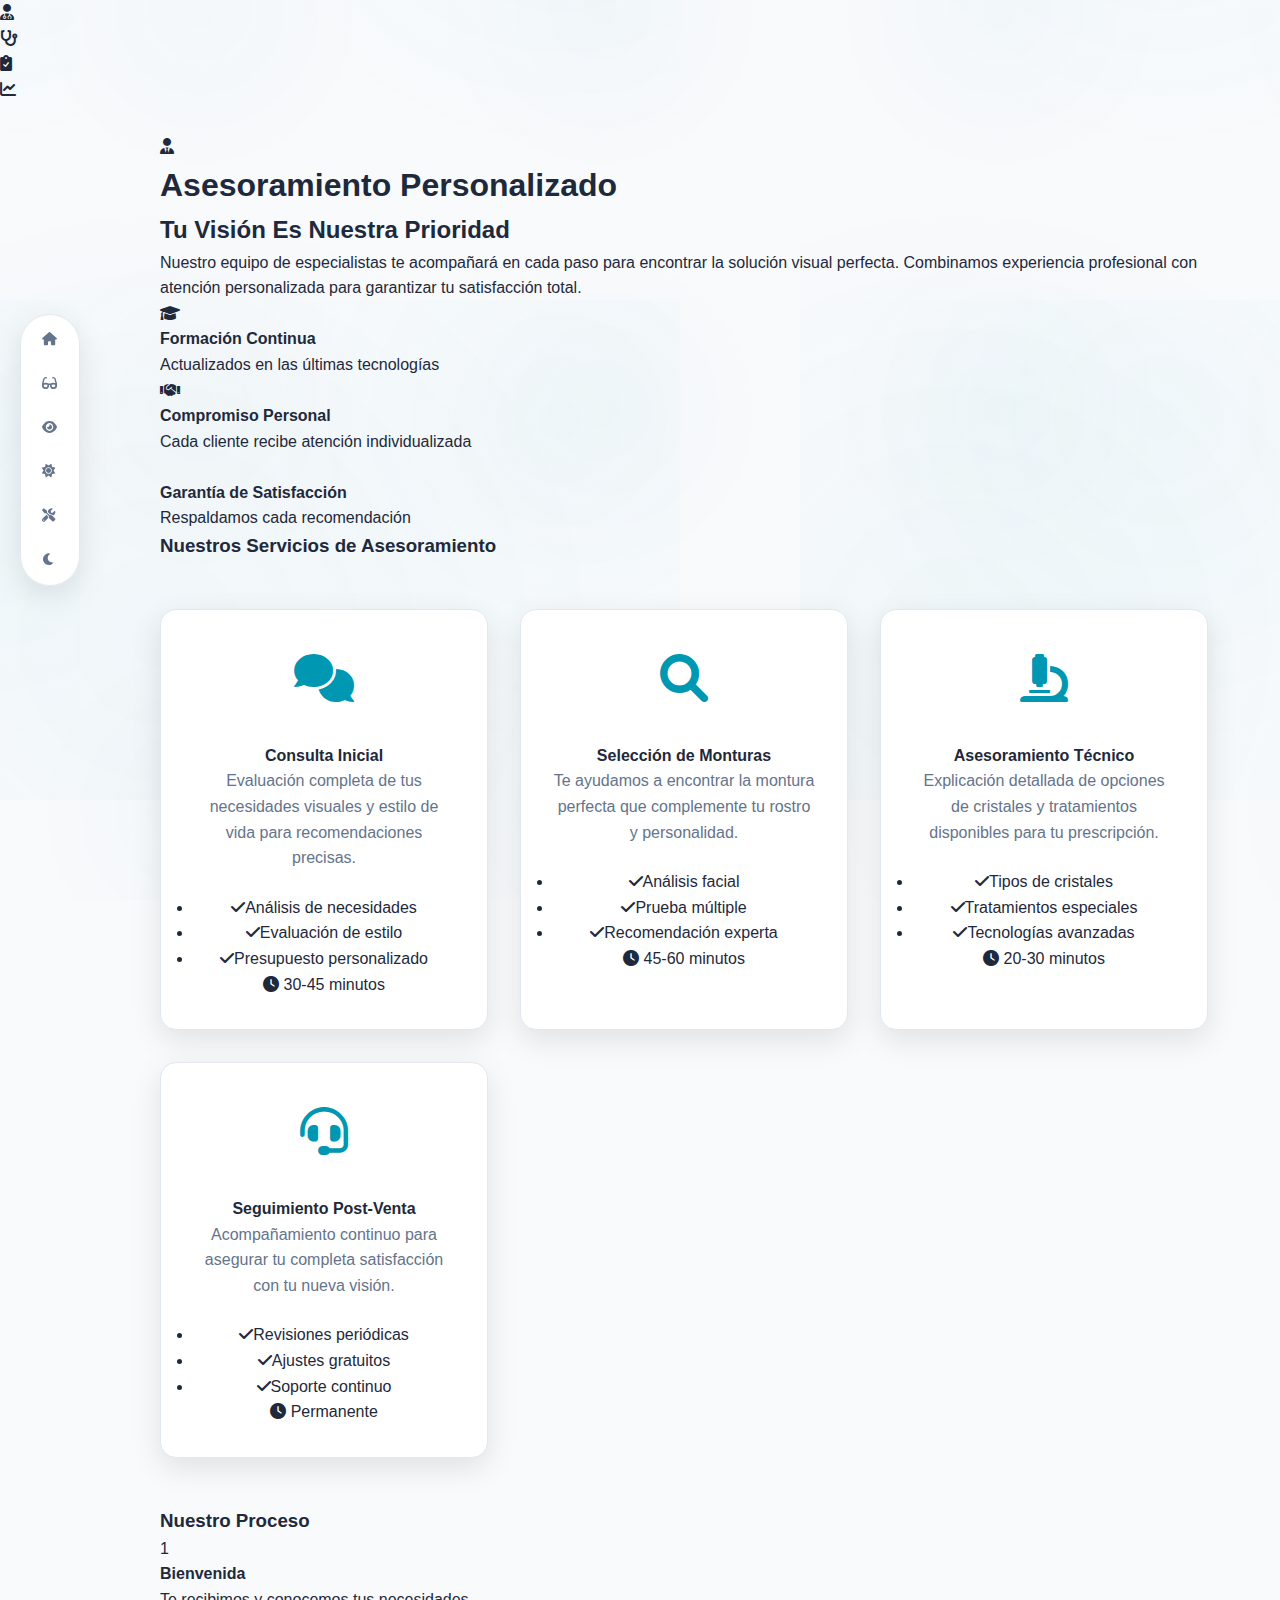
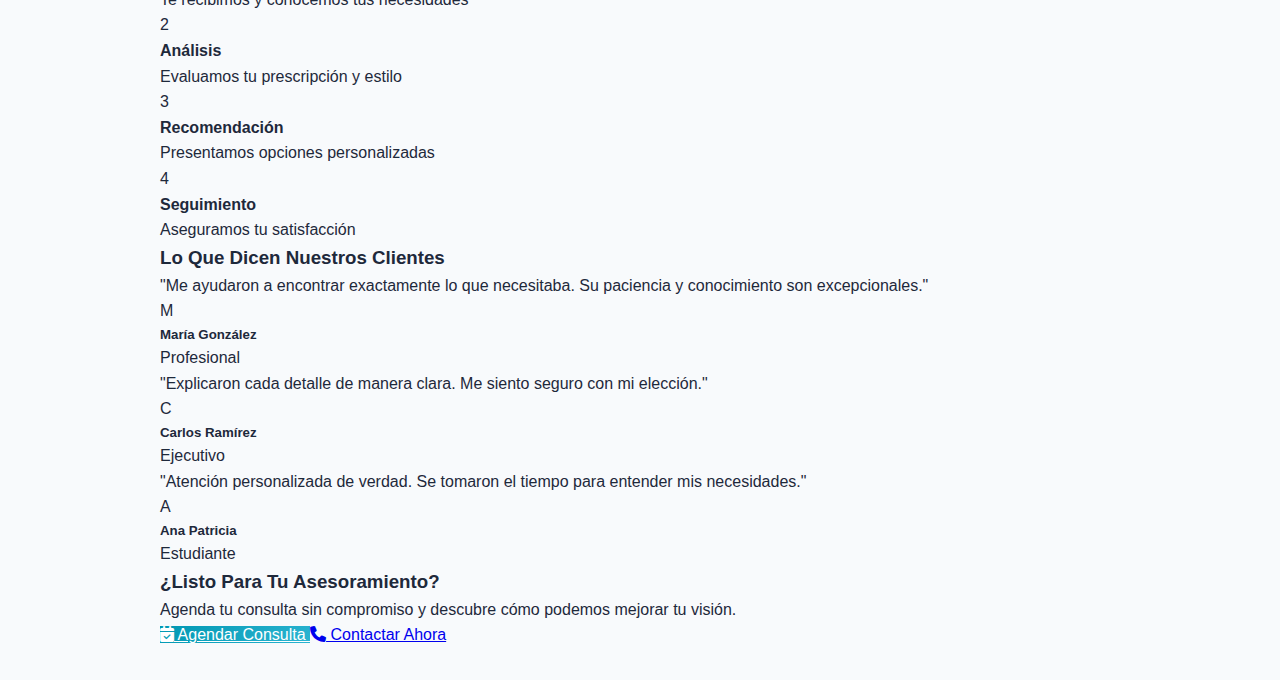
<file: asesoramiento-new.html>
<!DOCTYPE html>
<html lang="es">
<head>
    <meta charset="UTF-8">
    <meta name="viewport" content="width=device-width, initial-scale=1.0">
    <title>Asesoramiento Personalizado - Clara Visión</title>
    <link rel="stylesheet" href="https://cdnjs.cloudflare.com/ajax/libs/font-awesome/6.0.0/css/all.min.css">
    <link rel="stylesheet" href="estilos-asesoramiento.css">
</head>
<body>
    <!-- Botones de navegación fijos -->
    <div class="navigation-buttons">
        <button class="btn-nav btn-home" onclick="window.location.href='index.html'">
            <i class="fas fa-home"></i>
            <span class="btn-text">Inicio</span>
        </button>
        <button class="btn-nav btn-glasses" onclick="window.location.href='recetados.html'">
            <i class="fas fa-glasses"></i>
            <span class="btn-text">Recetados</span>
        </button>
        <button class="btn-nav btn-contacts" onclick="window.location.href='lentes-contacto.html'">
            <i class="fas fa-eye"></i>
            <span class="btn-text">Contacto</span>
        </button>
        <button class="btn-nav btn-sunglasses" onclick="window.location.href='lentes-sol.html'">
            <i class="fas fa-sun"></i>
            <span class="btn-text">Sol</span>
        </button>
        <button class="btn-nav btn-repairs" onclick="window.location.href='reparaciones.html'">
            <i class="fas fa-tools"></i>
            <span class="btn-text">Reparaciones</span>
        </button>
        <button class="btn-nav btn-theme" onclick="toggleTheme()">
            <i class="fas fa-moon" id="theme-icon"></i>
            <span class="btn-text">Tema</span>
        </button>
    </div>

    <!-- Elementos de fondo simplificados -->
    <div class="advisory-background">
        <div class="floating-element element-1"><i class="fas fa-user-md"></i></div>
        <div class="floating-element element-2"><i class="fas fa-stethoscope"></i></div>
        <div class="floating-element element-3"><i class="fas fa-clipboard-check"></i></div>
        <div class="floating-element element-4"><i class="fas fa-chart-line"></i></div>
        <div class="elegant-line"></div>
    </div>

    <div class="container">
        <section class="section-asesoramiento">
            <!-- Encabezado principal -->
            <div class="advisory-header">
                <div class="expertise-icon">
                    <i class="fas fa-user-tie"></i>
                </div>
                <h1>Asesoramiento Personalizado</h1>
                <h2>Tu Visión Es Nuestra Prioridad</h2>
                <p class="expertise-description">
                    Nuestro equipo de especialistas te acompañará en cada paso para encontrar la solución visual perfecta. 
                    Combinamos experiencia profesional con atención personalizada para garantizar tu satisfacción total.
                </p>
            </div>

            <!-- Indicadores de confianza -->
            <div class="trust-indicators">
                <div class="indicator-item">
                    <i class="fas fa-graduation-cap"></i>
                    <div class="indicator-content">
                        <h4>Formación Continua</h4>
                        <p>Actualizados en las últimas tecnologías</p>
                    </div>
                </div>
                <div class="indicator-item">
                    <i class="fas fa-handshake"></i>
                    <div class="indicator-content">
                        <h4>Compromiso Personal</h4>
                        <p>Cada cliente recibe atención individualizada</p>
                    </div>
                </div>
                <div class="indicator-item">
                    <i class="fas fa-shield-check"></i>
                    <div class="indicator-content">
                        <h4>Garantía de Satisfacción</h4>
                        <p>Respaldamos cada recomendación</p>
                    </div>
                </div>
            </div>

            <!-- Servicios de asesoramiento -->
            <div class="advisory-services">
                <h3 class="services-title">Nuestros Servicios de Asesoramiento</h3>
                
                <div class="services-grid">
                    <!-- Consulta inicial -->
                    <div class="service-card">
                        <div class="card-header">
                            <div class="service-icon">
                                <i class="fas fa-comments"></i>
                            </div>
                            <h4>Consulta Inicial</h4>
                        </div>
                        <div class="card-content">
                            <p>Evaluación completa de tus necesidades visuales y estilo de vida para recomendaciones precisas.</p>
                            <ul class="service-features">
                                <li><i class="fas fa-check"></i>Análisis de necesidades</li>
                                <li><i class="fas fa-check"></i>Evaluación de estilo</li>
                                <li><i class="fas fa-check"></i>Presupuesto personalizado</li>
                            </ul>
                            <div class="service-time">
                                <i class="fas fa-clock"></i>
                                <span>30-45 minutos</span>
                            </div>
                        </div>
                    </div>

                    <!-- Selección de monturas -->
                    <div class="service-card">
                        <div class="card-header">
                            <div class="service-icon">
                                <i class="fas fa-search"></i>
                            </div>
                            <h4>Selección de Monturas</h4>
                        </div>
                        <div class="card-content">
                            <p>Te ayudamos a encontrar la montura perfecta que complemente tu rostro y personalidad.</p>
                            <ul class="service-features">
                                <li><i class="fas fa-check"></i>Análisis facial</li>
                                <li><i class="fas fa-check"></i>Prueba múltiple</li>
                                <li><i class="fas fa-check"></i>Recomendación experta</li>
                            </ul>
                            <div class="service-time">
                                <i class="fas fa-clock"></i>
                                <span>45-60 minutos</span>
                            </div>
                        </div>
                    </div>

                    <!-- Asesoramiento técnico -->
                    <div class="service-card">
                        <div class="card-header">
                            <div class="service-icon">
                                <i class="fas fa-microscope"></i>
                            </div>
                            <h4>Asesoramiento Técnico</h4>
                        </div>
                        <div class="card-content">
                            <p>Explicación detallada de opciones de cristales y tratamientos disponibles para tu prescripción.</p>
                            <ul class="service-features">
                                <li><i class="fas fa-check"></i>Tipos de cristales</li>
                                <li><i class="fas fa-check"></i>Tratamientos especiales</li>
                                <li><i class="fas fa-check"></i>Tecnologías avanzadas</li>
                            </ul>
                            <div class="service-time">
                                <i class="fas fa-clock"></i>
                                <span>20-30 minutos</span>
                            </div>
                        </div>
                    </div>

                    <!-- Seguimiento post-venta -->
                    <div class="service-card">
                        <div class="card-header">
                            <div class="service-icon">
                                <i class="fas fa-headset"></i>
                            </div>
                            <h4>Seguimiento Post-Venta</h4>
                        </div>
                        <div class="card-content">
                            <p>Acompañamiento continuo para asegurar tu completa satisfacción con tu nueva visión.</p>
                            <ul class="service-features">
                                <li><i class="fas fa-check"></i>Revisiones periódicas</li>
                                <li><i class="fas fa-check"></i>Ajustes gratuitos</li>
                                <li><i class="fas fa-check"></i>Soporte continuo</li>
                            </ul>
                            <div class="service-time">
                                <i class="fas fa-clock"></i>
                                <span>Permanente</span>
                            </div>
                        </div>
                    </div>
                </div>
            </div>

            <!-- Proceso de asesoramiento -->
            <div class="advisory-process">
                <h3 class="process-title">Nuestro Proceso</h3>
                <div class="process-steps">
                    <div class="step-item">
                        <div class="step-number">1</div>
                        <div class="step-content">
                            <h4>Bienvenida</h4>
                            <p>Te recibimos y conocemos tus necesidades</p>
                        </div>
                    </div>
                    <div class="step-item">
                        <div class="step-number">2</div>
                        <div class="step-content">
                            <h4>Análisis</h4>
                            <p>Evaluamos tu prescripción y estilo</p>
                        </div>
                    </div>
                    <div class="step-item">
                        <div class="step-number">3</div>
                        <div class="step-content">
                            <h4>Recomendación</h4>
                            <p>Presentamos opciones personalizadas</p>
                        </div>
                    </div>
                    <div class="step-item">
                        <div class="step-number">4</div>
                        <div class="step-content">
                            <h4>Seguimiento</h4>
                            <p>Aseguramos tu satisfacción</p>
                        </div>
                    </div>
                </div>
            </div>

            <!-- Testimonios -->
            <div class="testimonials-section">
                <h3 class="testimonials-title">Lo Que Dicen Nuestros Clientes</h3>
                <div class="testimonials-grid">
                    <div class="testimonial-card">
                        <div class="testimonial-content">
                            <p>"Me ayudaron a encontrar exactamente lo que necesitaba. Su paciencia y conocimiento son excepcionales."</p>
                        </div>
                        <div class="testimonial-author">
                            <div class="author-avatar">M</div>
                            <div class="author-info">
                                <h5>María González</h5>
                                <span>Profesional</span>
                            </div>
                        </div>
                    </div>
                    
                    <div class="testimonial-card">
                        <div class="testimonial-content">
                            <p>"Explicaron cada detalle de manera clara. Me siento seguro con mi elección."</p>
                        </div>
                        <div class="testimonial-author">
                            <div class="author-avatar">C</div>
                            <div class="author-info">
                                <h5>Carlos Ramírez</h5>
                                <span>Ejecutivo</span>
                            </div>
                        </div>
                    </div>
                    
                    <div class="testimonial-card">
                        <div class="testimonial-content">
                            <p>"Atención personalizada de verdad. Se tomaron el tiempo para entender mis necesidades."</p>
                        </div>
                        <div class="testimonial-author">
                            <div class="author-avatar">A</div>
                            <div class="author-info">
                                <h5>Ana Patricia</h5>
                                <span>Estudiante</span>
                            </div>
                        </div>
                    </div>
                </div>
            </div>

            <!-- Call to action -->
            <div class="advisory-cta">
                <div class="cta-content">
                    <h3>¿Listo Para Tu Asesoramiento?</h3>
                    <p>Agenda tu consulta sin compromiso y descubre cómo podemos mejorar tu visión.</p>
                    <div class="cta-buttons">
                        <a href="mailto:info@claravision.com" class="btn-primary">
                            <i class="fas fa-calendar-check"></i>
                            Agendar Consulta
                        </a>
                        <a href="tel:+123456789" class="btn-secondary">
                            <i class="fas fa-phone"></i>
                            Contactar Ahora
                        </a>
                    </div>
                </div>
            </div>
        </section>
    </div>

    <script src="script.js"></script>
</body>
</html>
</file>
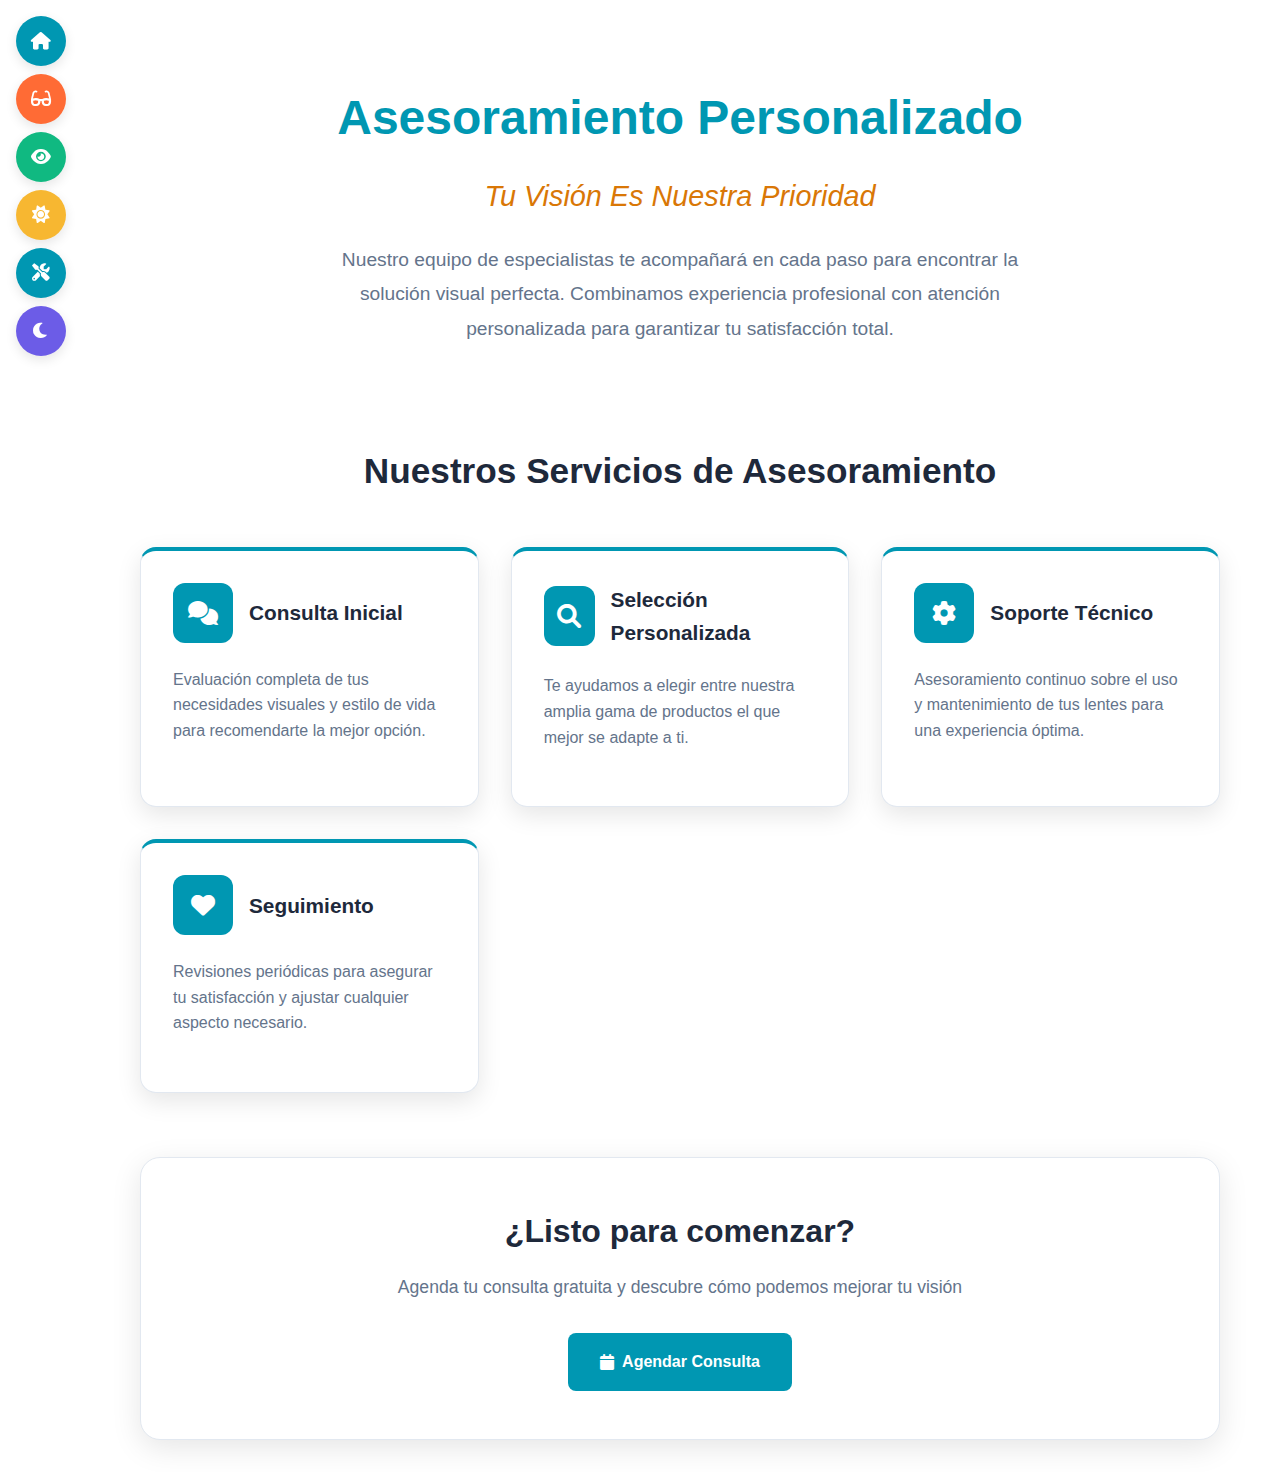
<file: asesoramiento-simple.html>
<!DOCTYPE html>
<html lang="es">
<head>
    <meta charset="UTF-8">
    <meta name="viewport" content="width=device-width, initial-scale=1.0">
    <title>Asesoramiento Personalizado - Clara Visión</title>
    <link rel="stylesheet" href="https://cdnjs.cloudflare.com/ajax/libs/font-awesome/6.0.0/css/all.min.css">
    <style>
        /* CSS inline optimizado para carga rápida */
        * {
            margin: 0;
            padding: 0;
            box-sizing: border-box;
        }

        :root {
            --primary-color: #0097B2;
            --primary-dark: #007A93;
            --background: #ffffff;
            --text-primary: #1e293b;
            --text-secondary: #64748b;
            --border: #e2e8f0;
            --shadow: rgba(0, 0, 0, 0.1);
            --card-bg: #ffffff;
        }

        body {
            font-family: 'Segoe UI', Tahoma, Geneva, Verdana, sans-serif;
            line-height: 1.6;
            color: var(--text-primary);
            background: var(--background);
            min-height: 100vh;
        }

        .container {
            max-width: 1200px;
            margin: 0 auto;
            padding: 0 20px;
        }

        /* Navegación simplificada */
        .navigation-buttons {
            position: fixed;
            top: 1rem;
            left: 1rem;
            display: flex;
            flex-direction: column;
            gap: 0.5rem;
            z-index: 1000;
        }

        .btn-nav {
            background: var(--primary-color);
            color: white;
            border: none;
            padding: 0.75rem;
            border-radius: 50px;
            cursor: pointer;
            transition: all 0.2s ease;
            box-shadow: 0 4px 12px var(--shadow);
            font-size: 1.1rem;
            width: 50px;
            height: 50px;
            display: flex;
            align-items: center;
            justify-content: center;
        }

        .btn-nav:hover {
            transform: scale(1.05);
            background: var(--primary-dark);
        }

        .btn-glasses { background: #FF6B35; }
        .btn-contacts { background: #10B981; }
        .btn-sunglasses { background: #F7B731; }
        .btn-repairs { background: #0097B2; }
        .btn-theme { background: #6C5CE7; }

        /* Sección principal */
        .section-asesoramiento {
            padding: 2rem 0;
            min-height: 100vh;
            margin-left: 80px;
        }

        .advisory-header {
            text-align: center;
            padding: 3rem 0;
            margin-bottom: 3rem;
        }

        .advisory-header h1 {
            font-size: 3rem;
            font-weight: 700;
            color: var(--primary-color);
            margin-bottom: 1rem;
        }

        .advisory-header h2 {
            font-size: 1.8rem;
            font-weight: 400;
            color: #d97706;
            margin-bottom: 1.5rem;
            font-style: italic;
        }

        .expertise-description {
            font-size: 1.2rem;
            color: var(--text-secondary);
            max-width: 700px;
            margin: 0 auto;
            line-height: 1.8;
        }

        /* Servicios */
        .advisory-services {
            margin-bottom: 4rem;
        }

        .services-title {
            text-align: center;
            font-size: 2.2rem;
            font-weight: 600;
            color: var(--text-primary);
            margin-bottom: 3rem;
        }

        .services-grid {
            display: grid;
            grid-template-columns: repeat(auto-fit, minmax(300px, 1fr));
            gap: 2rem;
        }

        .service-card {
            background: var(--card-bg);
            border-radius: 16px;
            padding: 2rem;
            border: 1px solid var(--border);
            box-shadow: 0 8px 25px var(--shadow);
            transition: transform 0.2s ease;
            border-top: 4px solid var(--primary-color);
        }

        .service-card:hover {
            transform: translateY(-5px);
        }

        .card-header {
            display: flex;
            align-items: center;
            gap: 1rem;
            margin-bottom: 1.5rem;
        }

        .service-icon {
            width: 60px;
            height: 60px;
            border-radius: 12px;
            display: flex;
            align-items: center;
            justify-content: center;
            font-size: 1.5rem;
            color: white;
            background: var(--primary-color);
        }

        .card-header h4 {
            font-size: 1.3rem;
            font-weight: 600;
            color: var(--text-primary);
        }

        .card-content p {
            color: var(--text-secondary);
            margin-bottom: 1.5rem;
            line-height: 1.6;
        }

        /* CTA */
        .advisory-cta {
            text-align: center;
            padding: 3rem 2rem;
            background: var(--card-bg);
            border-radius: 20px;
            border: 1px solid var(--border);
            box-shadow: 0 8px 30px var(--shadow);
        }

        .cta-content h3 {
            font-size: 2rem;
            font-weight: 600;
            color: var(--text-primary);
            margin-bottom: 1rem;
        }

        .cta-content p {
            font-size: 1.1rem;
            color: var(--text-secondary);
            margin-bottom: 2rem;
        }

        .btn-primary {
            background: var(--primary-color);
            color: white;
            border: none;
            padding: 1rem 2rem;
            border-radius: 8px;
            font-weight: 600;
            cursor: pointer;
            transition: all 0.2s ease;
            font-size: 1rem;
            text-decoration: none;
            display: inline-flex;
            align-items: center;
            gap: 0.5rem;
        }

        .btn-primary:hover {
            background: var(--primary-dark);
            transform: translateY(-2px);
        }

        /* Responsive */
        @media (max-width: 768px) {
            .section-asesoramiento {
                margin-left: 0;
                padding-top: 80px;
            }
            
            .advisory-header h1 {
                font-size: 2.2rem;
            }
            
            .advisory-header h2 {
                font-size: 1.4rem;
            }
            
            .services-grid {
                grid-template-columns: 1fr;
            }
        }
    </style>
</head>
<body>
    <!-- Botones de navegación fijos -->
    <div class="navigation-buttons">
        <button class="btn-nav btn-home" onclick="window.location.href='index.html'">
            <i class="fas fa-home"></i>
        </button>
        <button class="btn-nav btn-glasses" onclick="window.location.href='recetados.html'">
            <i class="fas fa-glasses"></i>
        </button>
        <button class="btn-nav btn-contacts" onclick="window.location.href='lentes-contacto.html'">
            <i class="fas fa-eye"></i>
        </button>
        <button class="btn-nav btn-sunglasses" onclick="window.location.href='lentes-sol.html'">
            <i class="fas fa-sun"></i>
        </button>
        <button class="btn-nav btn-repairs" onclick="window.location.href='reparaciones.html'">
            <i class="fas fa-tools"></i>
        </button>
        <button class="btn-nav btn-theme" onclick="toggleTheme()">
            <i class="fas fa-moon" id="theme-icon"></i>
        </button>
    </div>

    <div class="container">
        <section class="section-asesoramiento">
            <!-- Encabezado principal -->
            <div class="advisory-header">
                <h1>Asesoramiento Personalizado</h1>
                <h2>Tu Visión Es Nuestra Prioridad</h2>
                <p class="expertise-description">
                    Nuestro equipo de especialistas te acompañará en cada paso para encontrar la solución visual perfecta. 
                    Combinamos experiencia profesional con atención personalizada para garantizar tu satisfacción total.
                </p>
            </div>

            <!-- Servicios de asesoramiento -->
            <div class="advisory-services">
                <h3 class="services-title">Nuestros Servicios de Asesoramiento</h3>
                
                <div class="services-grid">
                    <!-- Consulta inicial -->
                    <div class="service-card">
                        <div class="card-header">
                            <div class="service-icon">
                                <i class="fas fa-comments"></i>
                            </div>
                            <h4>Consulta Inicial</h4>
                        </div>
                        <div class="card-content">
                            <p>Evaluación completa de tus necesidades visuales y estilo de vida para recomendarte la mejor opción.</p>
                        </div>
                    </div>

                    <!-- Selección personalizada -->
                    <div class="service-card">
                        <div class="card-header">
                            <div class="service-icon">
                                <i class="fas fa-search"></i>
                            </div>
                            <h4>Selección Personalizada</h4>
                        </div>
                        <div class="card-content">
                            <p>Te ayudamos a elegir entre nuestra amplia gama de productos el que mejor se adapte a ti.</p>
                        </div>
                    </div>

                    <!-- Soporte técnico -->
                    <div class="service-card">
                        <div class="card-header">
                            <div class="service-icon">
                                <i class="fas fa-cog"></i>
                            </div>
                            <h4>Soporte Técnico</h4>
                        </div>
                        <div class="card-content">
                            <p>Asesoramiento continuo sobre el uso y mantenimiento de tus lentes para una experiencia óptima.</p>
                        </div>
                    </div>

                    <!-- Seguimiento -->
                    <div class="service-card">
                        <div class="card-header">
                            <div class="service-icon">
                                <i class="fas fa-heart"></i>
                            </div>
                            <h4>Seguimiento</h4>
                        </div>
                        <div class="card-content">
                            <p>Revisiones periódicas para asegurar tu satisfacción y ajustar cualquier aspecto necesario.</p>
                        </div>
                    </div>
                </div>
            </div>

            <!-- Call to action -->
            <div class="advisory-cta">
                <div class="cta-content">
                    <h3>¿Listo para comenzar?</h3>
                    <p>Agenda tu consulta gratuita y descubre cómo podemos mejorar tu visión</p>
                    <a href="mailto:info@claravision.com" class="btn-primary">
                        <i class="fas fa-calendar"></i>
                        Agendar Consulta
                    </a>
                </div>
            </div>
        </section>
    </div>

    <script src="script.js"></script>
</body>
</html>
</file>
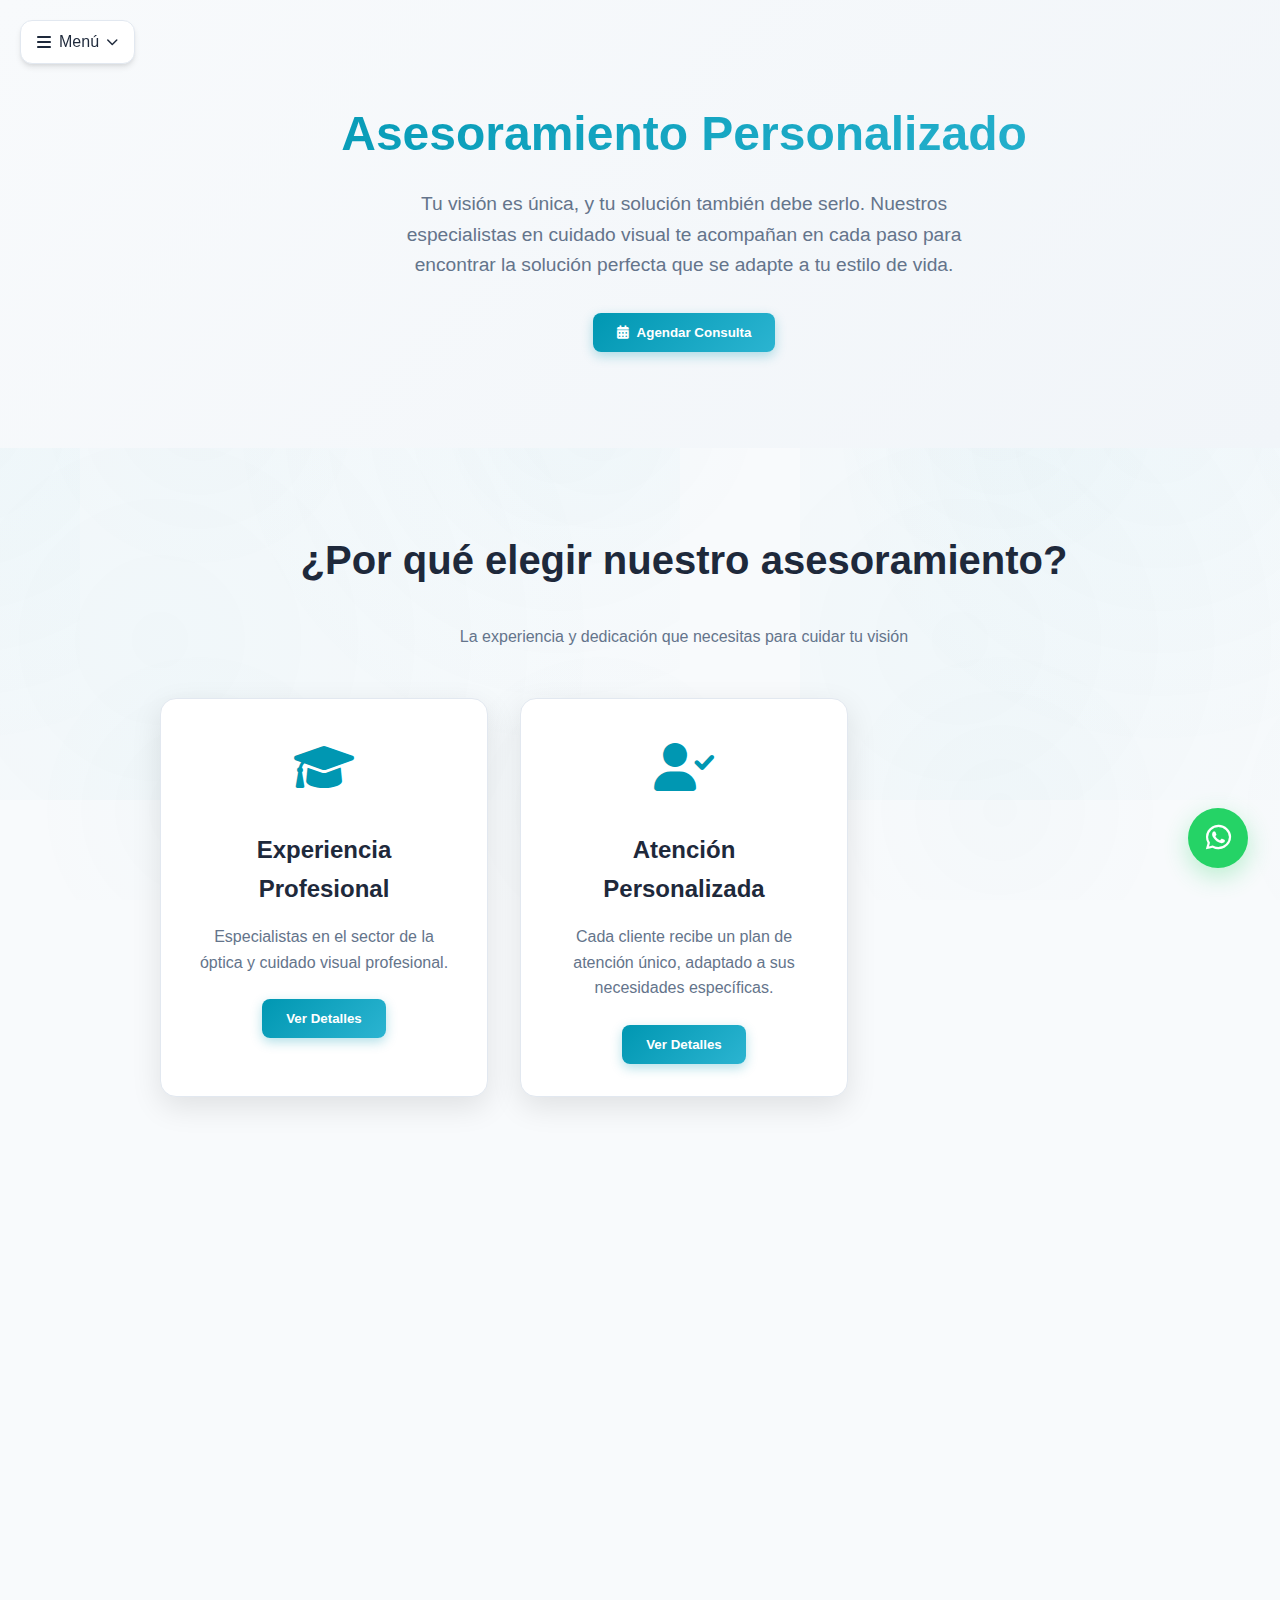
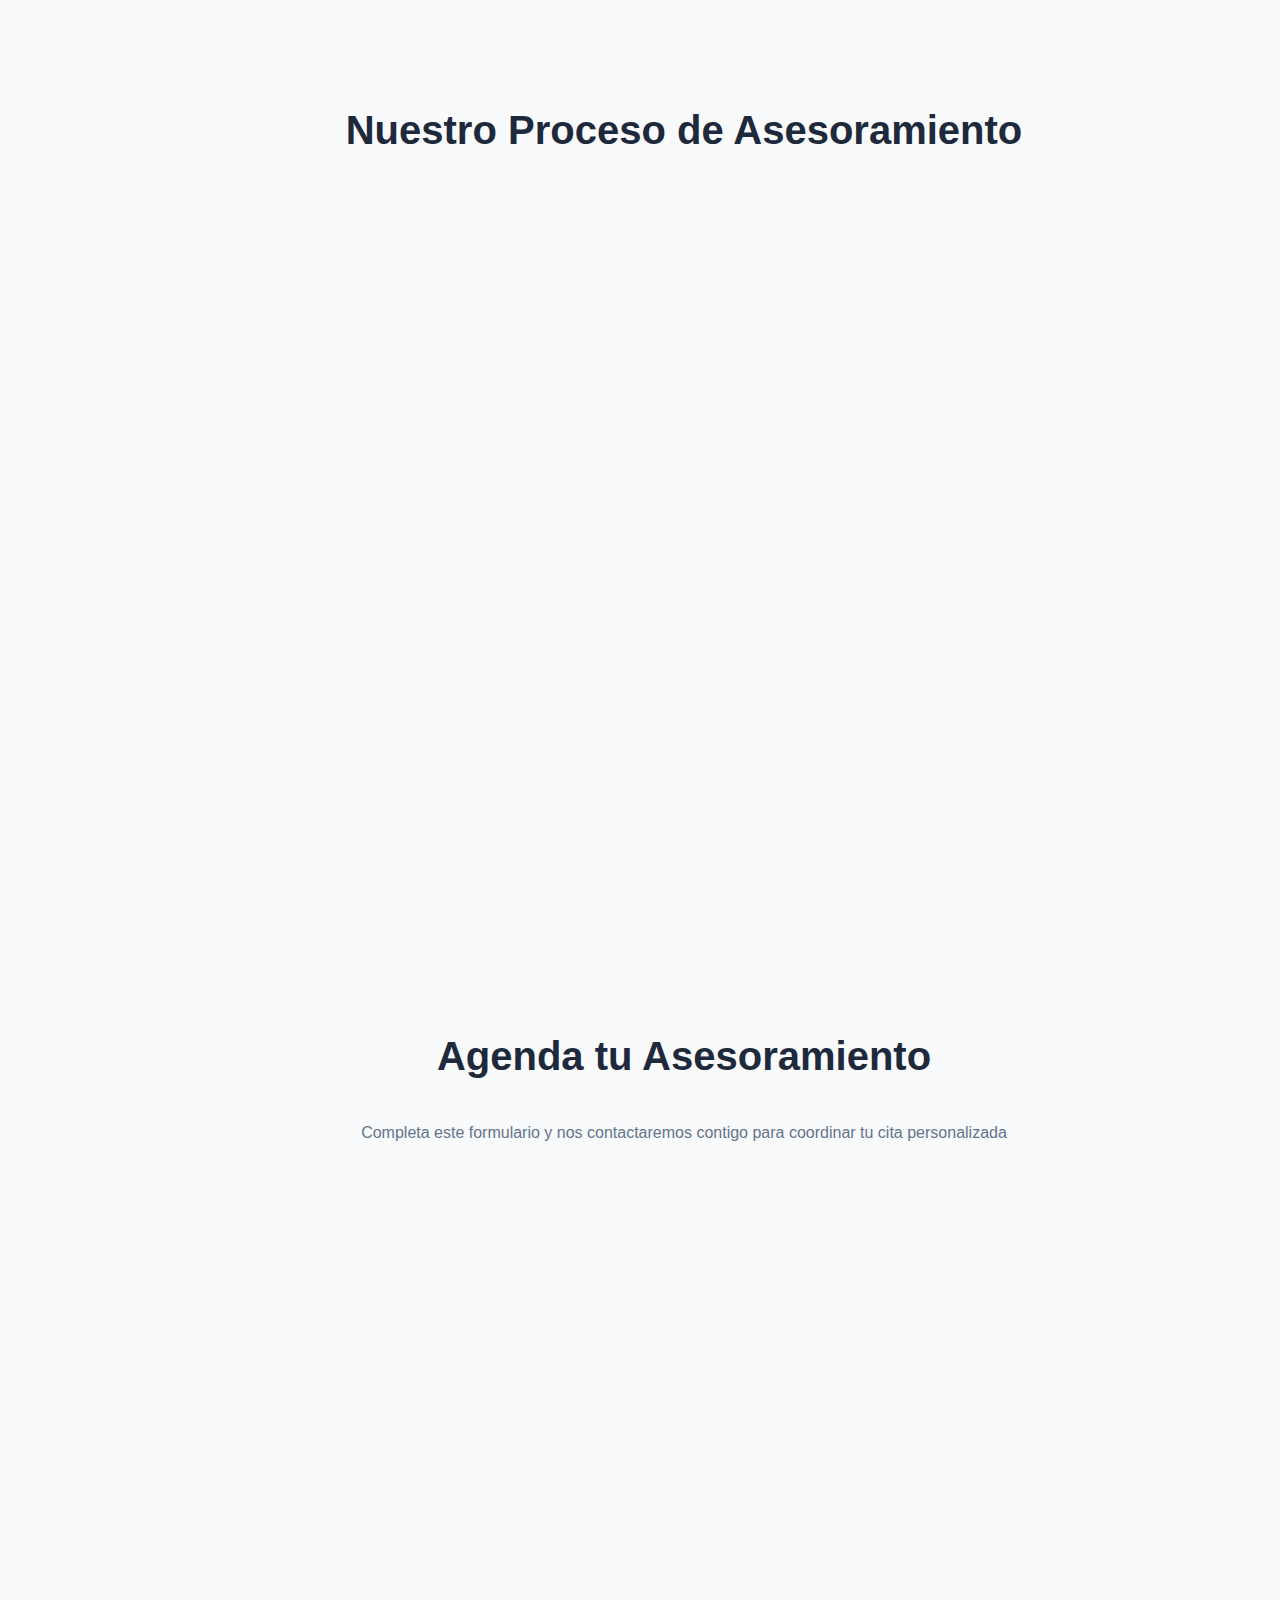
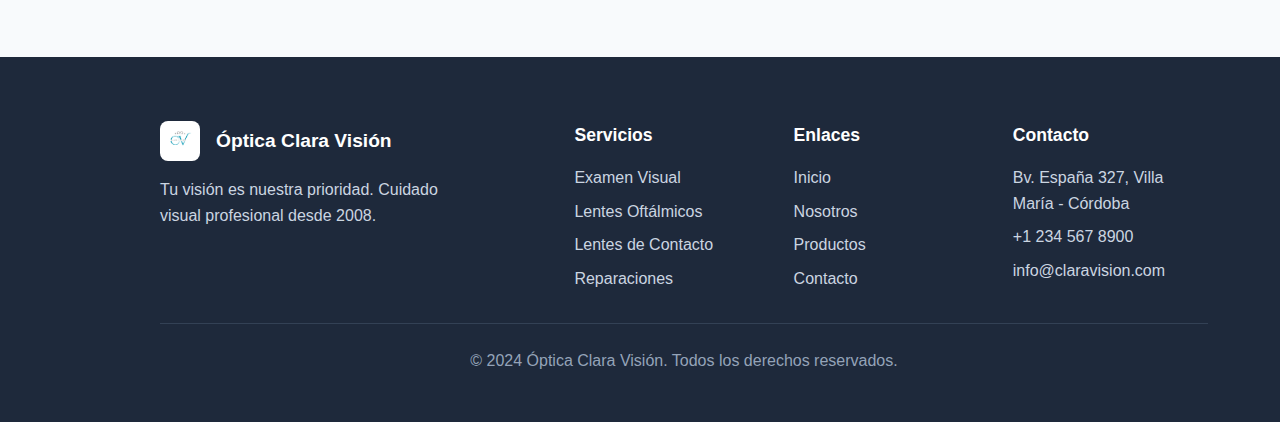
<file: asesoramiento.html>
<!DOCTYPE html>
<html lang="es">
<head>
    <meta charset="UTF-8">
    <meta name="viewport" content="width=device-width, initial-scale=1.0, viewport-fit=cover">
    <title>Asesoramiento Personalizado - Óptica Clara Visión</title>
    <meta name="description" content="Asesoramiento personalizado en Clara Visión. Nuestros expertos te ayudan a encontrar la solución visual perfecta para tu estilo de vida.">
    
    <!-- SEO & Performance -->
    <meta name="keywords" content="asesoramiento óptico, consulta visual, lentes personalizados, Villa María, Córdoba">
    <meta name="author" content="Óptica Clara Visión">
    <meta name="robots" content="index, follow">
    <link rel="canonical" href="https://claravision.com/asesoramiento.html">
    
    <!-- Performance Optimizations -->
    <link rel="preconnect" href="https://cdnjs.cloudflare.com" crossorigin>
    <link rel="preload" href="script.js" as="script">
    <link rel="preload" href="logo.png" as="image">
    
    <!-- Stylesheets -->
    <link rel="stylesheet" href="estilos-asesoramiento.css?v=2025072101">
    <link href="https://cdnjs.cloudflare.com/ajax/libs/font-awesome/6.0.0/css/all.min.css" rel="stylesheet" crossorigin="anonymous" referrerpolicy="no-referrer">
    
    <!-- Theme Color -->
    <meta name="theme-color" content="#0097B2">
</head>

<body class="asesoramiento-page">

<!-- Menú de navegación desplegable -->
<div class="dropdown-nav">
    <button class="dropdown-btn" title="Menú de navegación">
        <i class="fas fa-bars"></i>
        <span>Menú</span>
        <i class="fas fa-chevron-down dropdown-arrow"></i>
    </button>
    <div class="dropdown-content">
        <a href="index.html" class="nav-item">
            <i class="fas fa-home"></i>
            <span>Inicio</span>
        </a>
        <a href="recetados.html" class="nav-item">
            <i class="fas fa-glasses"></i>
            <span>Lentes Recetados</span>
        </a>
        <a href="lentes-sol.html" class="nav-item">
            <i class="fas fa-sun"></i>
            <span>Lentes de Sol</span>
        </a>
        <a href="lentes-contacto.html" class="nav-item">
            <i class="fas fa-eye"></i>
            <span>Lentes de Contacto</span>
        </a>
        <a href="reparaciones.html" class="nav-item">
            <i class="fas fa-tools"></i>
            <span>Reparaciones</span>
        </a>
        <div class="nav-divider"></div>
        <a href="#" class="nav-item theme-toggle" id="theme-toggle">
            <i class="fas fa-moon" id="theme-icon"></i>
            <span>Cambiar Tema</span>
        </a>
    </div>
</div>

    <!-- Main Content -->
    <main id="main-content" role="main">

        <!-- Hero Section Asesoramiento -->
        <section class="hero">
            <div class="container">
                <h1>Asesoramiento <span class="text-primary">Personalizado</span></h1>
                <p>Tu visión es única, y tu solución también debe serlo. Nuestros especialistas en cuidado visual te acompañan en cada paso para encontrar la solución perfecta que se adapte a tu estilo de vida.</p>
                <div class="hero-buttons">
                    <button class="btn btn-primary" data-scroll="contacto-asesoramiento">
                        <i class="fas fa-calendar-alt"></i>
                        Agendar Consulta
                    </button>
                </div>
            </div>
        </section>

        <!-- Por qué elegirnos -->
        <section class="section">
            <div class="container">
                <h2>¿Por qué elegir nuestro asesoramiento?</h2>
                <p style="text-align: center; color: var(--text-secondary); margin-bottom: 3rem;">La experiencia y dedicación que necesitas para cuidar tu visión</p>
                
                <div class="services-grid">
                    <div class="service-card">
                        <div class="service-icon">
                            <i class="fas fa-graduation-cap"></i>
                        </div>
                        <h3>Experiencia Profesional</h3>
                        <p>Especialistas en el sector de la óptica y cuidado visual profesional.</p>
                        <button class="btn" data-modal="modal-experiencia">Ver Detalles</button>
                    </div>
                    
                    <div class="service-card">
                        <div class="service-icon">
                            <i class="fas fa-user-check"></i>
                        </div>
                        <h3>Atención Personalizada</h3>
                        <p>Cada cliente recibe un plan de atención único, adaptado a sus necesidades específicas.</p>
                        <button class="btn" data-modal="modal-personalizada">Ver Detalles</button>
                    </div>
                    
                    <div class="service-card">
                        <div class="service-icon">
                            <i class="fas fa-award"></i>
                        </div>
                        <h3>Garantía de Calidad</h3>
                        <p>Respaldamos cada recomendación con garantía completa y seguimiento post-venta.</p>
                        <button class="btn" data-modal="modal-garantia">Ver Detalles</button>
                    </div>
                    
                    <div class="service-card">
                        <div class="service-icon">
                            <i class="fas fa-clock"></i>
                        </div>
                        <h3>Tiempo Dedicado</h3>
                        <p>Nos tomamos el tiempo necesario para entender tus necesidades sin prisa.</p>
                        <button class="btn" data-modal="modal-tiempo">Ver Detalles</button>
                    </div>
                </div>
            </div>
        </section>

        <!-- Servicios de Asesoramiento -->
        <section id="servicios-asesoramiento" class="section">
            <div class="container">
                <h2>Nuestro Proceso de Asesoramiento</h2>
                
                <div class="features-grid">
            <div class="feature">
                <div class="feature-icon">
                    <i class="fas fa-comments"></i>
                </div>
                <h3>Consulta Inicial</h3>
                <p>Conversamos sobre tu estilo de vida y necesidades visuales específicas durante 30-45 minutos.</p>
                <button class="btn btn-feature" data-modal="modal-consulta-inicial">Ver Detalles</button>
            </div>

            <div class="feature">
                <div class="feature-icon">
                    <i class="fas fa-search"></i>
                </div>
                <h3>Selección de Monturas</h3>
                <p>Te ayudamos a elegir la montura perfecta considerando tu rostro, estilo y comodidad.</p>
                <button class="btn btn-feature" data-modal="modal-seleccion-monturas">Ver Detalles</button>
            </div>

            <div class="feature">
                <div class="feature-icon">
                    <i class="fas fa-eye"></i>
                </div>
                <h3>Evaluación Visual</h3>
                <p>Realizamos una evaluación completa para determinar la graduación y tipo de lente ideal.</p>
                <button class="btn btn-feature" data-modal="modal-evaluacion-visual">Ver Detalles</button>
            </div>

            <div class="feature">
                <div class="feature-icon">
                    <i class="fas fa-handshake"></i>
                </div>
                <h3>Seguimiento</h3>
                <p>Te acompañamos después de la entrega para asegurar tu completa satisfacción.</p>
                <button class="btn btn-feature" data-modal="modal-seguimiento">Ver Detalles</button>
            </div>
    <!-- Modales para cada paso del proceso de asesoramiento -->
    <div id="modal-consulta-inicial" class="modal">
        <div class="modal-content">
            <span class="close" data-close="modal-consulta-inicial">&times;</span>
            <div class="modal-header">
                <div class="modal-icon">
                    <i class="fas fa-comments"></i>
                </div>
                <h2>Consulta Inicial</h2>
                <p>Primer paso para entender tus necesidades visuales</p>
            </div>
            <div class="modal-body">
                <ul>
                    <li>Entrevista personalizada sobre tu rutina y actividades.</li>
                    <li>Identificación de problemas visuales y expectativas.</li>
                    <li>Revisión de antecedentes y salud ocular.</li>
                    <li>Duración aproximada: 30-45 minutos.</li>
                </ul>
            </div>
            <div class="modal-footer">
                <button class="btn-whatsapp" data-whatsapp="consulta-inicial">
                    <i class="fab fa-whatsapp"></i>
                    Consultar por este paso
                </button>
            </div>
        </div>
    </div>

    <div id="modal-seleccion-monturas" class="modal">
        <div class="modal-content">
            <span class="close" data-close="modal-seleccion-monturas">&times;</span>
            <div class="modal-header">
                <div class="modal-icon">
                    <i class="fas fa-search"></i>
                </div>
                <h2>Selección de Monturas</h2>
                <p>Elegí la montura perfecta para vos</p>
            </div>
            <div class="modal-body">
                <ul>
                    <li>Asesoramiento en estilos, materiales y formas.</li>
                    <li>Prueba de diferentes modelos según tu rostro y preferencias.</li>
                    <li>Recomendaciones para comodidad y durabilidad.</li>
                </ul>
            </div>
            <div class="modal-footer">
                <button class="btn-whatsapp" data-whatsapp="seleccion-monturas">
                    <i class="fab fa-whatsapp"></i>
                    Consultar por este paso
                </button>
            </div>
        </div>
    </div>

    <div id="modal-evaluacion-visual" class="modal">
        <div class="modal-content">
            <span class="close" data-close="modal-evaluacion-visual">&times;</span>
            <div class="modal-header">
                <div class="modal-icon">
                    <i class="fas fa-eye"></i>
                </div>
                <h2>Evaluación Visual</h2>
                <p>Determinamos la graduación y tipo de lente ideal</p>
            </div>
            <div class="modal-body">
                <ul>
                    <li>Examen visual completo con instrumental profesional.</li>
                    <li>Determinación de graduación y necesidades ópticas.</li>
                    <li>Explicación clara de los resultados y opciones.</li>
                </ul>
            </div>
            <div class="modal-footer">
                <button class="btn-whatsapp" data-whatsapp="evaluacion-visual">
                    <i class="fab fa-whatsapp"></i>
                    Consultar por este paso
                </button>
            </div>
        </div>
    </div>

    <div id="modal-seguimiento" class="modal">
        <div class="modal-content">
            <span class="close" data-close="modal-seguimiento">&times;</span>
            <div class="modal-header">
                <div class="modal-icon">
                    <i class="fas fa-handshake"></i>
                </div>
                <h2>Seguimiento</h2>
                <p>Acompañamiento post-venta para tu tranquilidad</p>
            </div>
            <div class="modal-body">
                <ul>
                    <li>Contacto posterior a la entrega para asegurar satisfacción.</li>
                    <li>Resolución de dudas y ajustes necesarios.</li>
                    <li>Soporte continuo y recordatorio de controles futuros.</li>
                </ul>
            </div>
            <div class="modal-footer">
                <button class="btn-whatsapp" data-whatsapp="seguimiento">
                    <i class="fab fa-whatsapp"></i>
                    Consultar por este paso
                </button>
            </div>
        </div>
    </div>
                </div>
            </div>
        </section>

        <!-- Contacto -->
        <section id="contacto-asesoramiento" class="section">
            <div class="container">
                <h2>Agenda tu Asesoramiento</h2>
                <p style="text-align: center; color: var(--text-secondary); margin-bottom: 3rem;">Completa este formulario y nos contactaremos contigo para coordinar tu cita personalizada</p>
                
                <div class="service-card" style="max-width: 600px; margin: 0 auto;">
                    <div class="service-icon">
                        <i class="fas fa-calendar-alt"></i>
                    </div>
                    <h3>Solicitar Cita</h3>
                    <p>Nos pondremos en contacto contigo en menos de 24 horas para confirmar tu cita de asesoramiento personalizado.</p>
                    <button class="btn" data-whatsapp="cita">Agendar Ahora</button>
                </div>
            </div>
        </section>

    </main>

    <!-- Modales para servicios de asesoramiento -->
    <!-- Modal Experiencia Profesional -->
    <div id="modal-experiencia" class="modal">
        <div class="modal-content">
            <span class="close" data-close="modal-experiencia">&times;</span>
            <div class="modal-header">
                <div class="modal-icon">
                    <i class="fas fa-graduation-cap"></i>
                </div>
                <h2>Experiencia Profesional</h2>
                <p>Especialistas certificados en cuidado visual</p>
            </div>
            
            <div class="modal-body">
                <div class="service-details">
                    <h3>Nuestro equipo de expertos</h3>
                    <ul>
                        <li><i class="fas fa-check"></i> Más de 15 años de experiencia en óptica</li>
                        <li><i class="fas fa-check"></i> Formación continua en nuevas tecnologías</li>
                        <li><i class="fas fa-check"></i> Certificaciones internacionales</li>
                        <li><i class="fas fa-check"></i> Especialización en casos complejos</li>
                        <li><i class="fas fa-check"></i> Atención a todas las edades</li>
                    </ul>
                </div>
                
                <div class="service-specs">
                    <div class="spec-item">
                        <strong>Experiencia:</strong>
                        <span>15+ años</span>
                    </div>
                    <div class="spec-item">
                        <strong>Clientes atendidos:</strong>
                        <span>5000+</span>
                    </div>
                    <div class="spec-item">
                        <strong>Casos de éxito:</strong>
                        <span>98%</span>
                    </div>
                </div>
                
                <div class="service-process">
                    <h4>Nuestras certificaciones:</h4>
                    <div class="certifications-grid">
                        <div class="cert-item">
                            <i class="fas fa-award"></i>
                            <p>Óptica Profesional</p>
                        </div>
                        <div class="cert-item">
                            <i class="fas fa-eye"></i>
                            <p>Contactología</p>
                        </div>
                        <div class="cert-item">
                            <i class="fas fa-microscope"></i>
                            <p>Optometría</p>
                        </div>
                    </div>
                </div>
            </div>
            
            <div class="modal-footer">
                <button class="btn-whatsapp" data-whatsapp="experiencia">
                    <i class="fab fa-whatsapp"></i>
                    Consultar Ahora
                </button>
            </div>
        </div>
    </div>

    <!-- Modal Atención Personalizada -->
    <div id="modal-personalizada" class="modal">
        <div class="modal-content">
            <span class="close" data-close="modal-personalizada">&times;</span>
            <div class="modal-header">
                <div class="modal-icon">
                    <i class="fas fa-user-check"></i>
                </div>
                <h2>Atención Personalizada</h2>
                <p>Un plan único para cada cliente</p>
            </div>
            
            <div class="modal-body">
                <div class="service-details">
                    <h3>¿Qué incluye nuestro servicio personalizado?</h3>
                    <ul>
                        <li><i class="fas fa-check"></i> Análisis detallado de tu estilo de vida</li>
                        <li><i class="fas fa-check"></i> Evaluación de necesidades específicas</li>
                        <li><i class="fas fa-check"></i> Recomendaciones adaptadas a tu presupuesto</li>
                        <li><i class="fas fa-check"></i> Pruebas de diferentes opciones</li>
                        <li><i class="fas fa-check"></i> Seguimiento post-entrega</li>
                    </ul>
                </div>
                
                <div class="service-specs">
                    <div class="spec-item">
                        <strong>Duración consulta:</strong>
                        <span>45-60 minutos</span>
                    </div>
                    <div class="spec-item">
                        <strong>Seguimiento:</strong>
                        <span>3 meses incluido</span>
                    </div>
                    <div class="spec-item">
                        <strong>Ajustes:</strong>
                        <span>Ilimitados</span>
                    </div>
                </div>
                
                <div class="service-process">
                    <h4>Nuestro proceso personalizado:</h4>
                    <div class="process-mini">
                        <div class="mini-step">
                            <span class="step-num">1</span>
                            <p>Entrevista personal</p>
                        </div>
                        <div class="mini-step">
                            <span class="step-num">2</span>
                            <p>Análisis de necesidades</p>
                        </div>
                        <div class="mini-step">
                            <span class="step-num">3</span>
                            <p>Propuesta personalizada</p>
                        </div>
                    </div>
                </div>
            </div>
            
            <div class="modal-footer">
                <button class="btn-whatsapp" data-whatsapp="personalizada">
                    <i class="fab fa-whatsapp"></i>
                    Solicitar Consulta
                </button>
            </div>
        </div>
    </div>

    <!-- Modal Garantía de Calidad -->
    <div id="modal-garantia" class="modal">
        <div class="modal-content">
            <span class="close" data-close="modal-garantia">&times;</span>
            <div class="modal-header">
                <div class="modal-icon">
                    <i class="fas fa-award"></i>
                </div>
                <h2>Garantía de Calidad</h2>
                <p>Compromiso total con tu satisfacción</p>
            </div>
            
            <div class="modal-body">
                <div class="service-details">
                    <h3>Nuestra garantía incluye:</h3>
                    <ul>
                        <li><i class="fas fa-check"></i> Garantía de 12 meses en monturas</li>
                        <li><i class="fas fa-check"></i> Garantía de 6 meses en cristales</li>
                        <li><i class="fas fa-check"></i> Cambio sin costo si no te adaptas</li>
                        <li><i class="fas fa-check"></i> Ajustes gratuitos de por vida</li>
                        <li><i class="fas fa-check"></i> Soporte técnico continuo</li>
                    </ul>
                </div>
                
                <div class="service-specs">
                    <div class="spec-item">
                        <strong>Garantía monturas:</strong>
                        <span>12 meses</span>
                    </div>
                    <div class="spec-item">
                        <strong>Garantía cristales:</strong>
                        <span>6 meses</span>
                    </div>
                    <div class="spec-item">
                        <strong>Satisfacción:</strong>
                        <span>100% garantizada</span>
                    </div>
                </div>
                
                <div class="service-process">
                    <h4>Política de satisfacción:</h4>
                    <div class="benefits-grid">
                        <div class="benefit-item">
                            <i class="fas fa-shield-alt"></i>
                            <p>Protección total</p>
                        </div>
                        <div class="benefit-item">
                            <i class="fas fa-sync"></i>
                            <p>Cambio gratuito</p>
                        </div>
                        <div class="benefit-item">
                            <i class="fas fa-tools"></i>
                            <p>Ajustes incluidos</p>
                        </div>
                    </div>
                </div>
            </div>
            
            <div class="modal-footer">
                <button class="btn-whatsapp" data-whatsapp="garantia">
                    <i class="fab fa-whatsapp"></i>
                    Conocer Garantía
                </button>
            </div>
        </div>
    </div>

    <!-- Modal Tiempo Dedicado -->
    <div id="modal-tiempo" class="modal">
        <div class="modal-content">
            <span class="close" data-close="modal-tiempo">&times;</span>
            <div class="modal-header">
                <div class="modal-icon">
                    <i class="fas fa-clock"></i>
                </div>
                <h2>Tiempo Dedicado</h2>
                <p>Sin prisas, con dedicación completa</p>
            </div>
            
            <div class="modal-body">
                <div class="service-details">
                    <h3>Dedicamos el tiempo que necesitas:</h3>
                    <ul>
                        <li><i class="fas fa-check"></i> Consultas sin límite de tiempo</li>
                        <li><i class="fas fa-check"></i> Explicaciones detalladas de cada opción</li>
                        <li><i class="fas fa-check"></i> Pruebas exhaustivas antes de decidir</li>
                        <li><i class="fas fa-check"></i> Resolución de todas tus dudas</li>
                        <li><i class="fas fa-check"></i> Apoyo continuo en el proceso</li>
                    </ul>
                </div>
                
                <div class="service-specs">
                    <div class="spec-item">
                        <strong>Tiempo promedio:</strong>
                        <span>60 minutos</span>
                    </div>
                    <div class="spec-item">
                        <strong>Consultas de seguimiento:</strong>
                        <span>Sin límite</span>
                    </div>
                    <div class="spec-item">
                        <strong>Disponibilidad:</strong>
                        <span>Lun-Sáb</span>
                    </div>
                </div>
                
                <div class="service-process">
                    <h4>Nuestro compromiso de tiempo:</h4>
                    <div class="time-commitment">
                        <div class="time-item">
                            <strong>Primera consulta:</strong>
                            <p>45-90 minutos sin interrupciones</p>
                        </div>
                        <div class="time-item">
                            <strong>Seguimiento:</strong>
                            <p>El tiempo que necesites</p>
                        </div>
                        <div class="time-item">
                            <strong>Urgencias:</strong>
                            <p>Atención prioritaria</p>
                        </div>
                    </div>
                </div>
            </div>
            
            <div class="modal-footer">
                <button class="btn-whatsapp" data-whatsapp="tiempo">
                    <i class="fab fa-whatsapp"></i>
                    Reservar Tiempo
                </button>
            </div>
        </div>
    </div>

    <!-- Botón flotante de WhatsApp -->
    <div class="whatsapp-float" data-whatsapp="consulta">
        <i class="fab fa-whatsapp"></i>
    </div>

    <!-- Footer -->
    <footer class="footer">
        <div class="container">
            <div class="footer-content">
                <div class="footer-brand">
                    <div class="footer-logo">
                        <div class="logo-container">
                            <img src="logo.png" alt="Óptica Clara Visión Logo">
                        </div>
                        <h3>Óptica Clara Visión</h3>
                    </div>
                    <p>Tu visión es nuestra prioridad. Cuidado visual profesional desde 2008.</p>
                </div>
                
                <div class="footer-links">
                    <h4>Servicios</h4>
                    <ul>
                        <li><a href="index.html#servicios">Examen Visual</a></li>
                        <li><a href="recetados.html">Lentes Oftálmicos</a></li>
                        <li><a href="lentes-contacto.html">Lentes de Contacto</a></li>
                        <li><a href="reparaciones.html">Reparaciones</a></li>
                    </ul>
                </div>
                
                <div class="footer-links">
                    <h4>Enlaces</h4>
                    <ul>
                        <li><a href="index.html">Inicio</a></li>
                        <li><a href="index.html#nosotros">Nosotros</a></li>
                        <li><a href="index.html#productos">Productos</a></li>
                        <li><a href="index.html#contacto">Contacto</a></li>
                    </ul>
                </div>
                
                <div class="footer-contact">
                    <h4>Contacto</h4>
                    <p>Bv. España 327, Villa María - Córdoba</p>
                    <p>+1 234 567 8900</p>
                    <p>info@claravision.com</p>
                </div>
            </div>
            
            <div class="footer-bottom">
                <p>&copy; 2024 Óptica Clara Visión. Todos los derechos reservados.</p>
            </div>
        </div>
    </footer>

    <!-- Service Worker Registration -->
    <script>
        if ('serviceWorker' in navigator) {
            window.addEventListener('load', () => {
                navigator.serviceWorker.register('/sw.js')
                    .then((registration) => {
                        console.log('SW registered: ', registration);
                    })
                    .catch((registrationError) => {
                        console.log('SW registration failed: ', registrationError);
                    });
            });
        }
    </script>

    <script src="asesoramiento.js"></script>

</body>
</html>
</file>
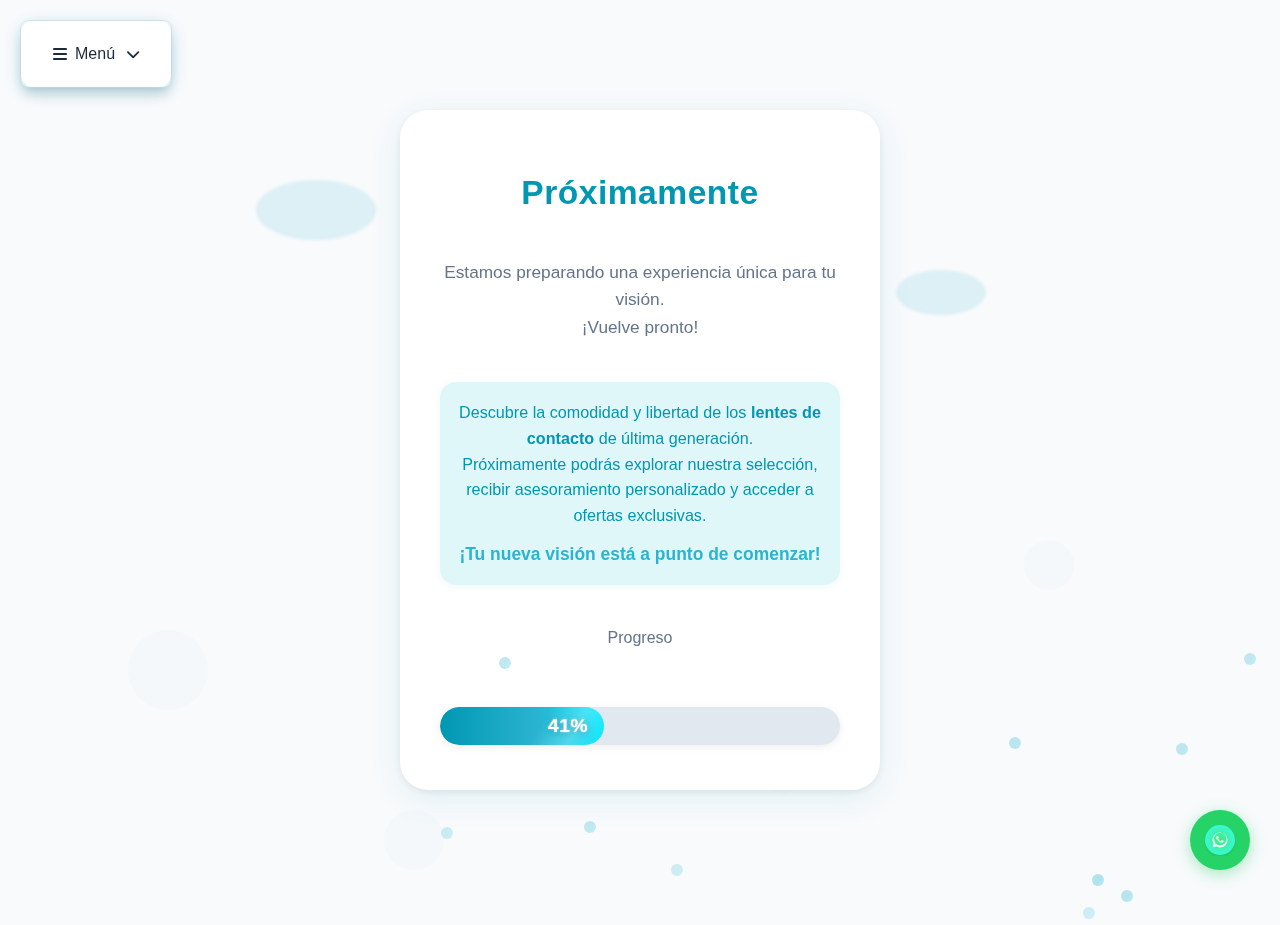
<file: lentes-contacto.html>
<!DOCTYPE html>
<html lang="es">
<head>
    <meta charset="UTF-8" />
    <meta name="viewport" content="width=device-width, initial-scale=1.0" />
    <title>Lentes de Contacto | Próximamente</title>
    <link rel="stylesheet" href="estilos-lentes-contacto.css">
    <link href="https://cdnjs.cloudflare.com/ajax/libs/font-awesome/6.0.0/css/all.min.css" rel="stylesheet">
</head>
<body>
    <!-- Menú de navegación desplegable -->
    <div class="dropdown-nav">
        <button class="dropdown-btn" title="Menú de navegación">
            <i class="fas fa-bars"></i>
            <span>Menú</span>
            <i class="fas fa-chevron-down dropdown-arrow"></i>
        </button>
        <div class="dropdown-content">
            <a href="index.html" class="nav-item">
                <i class="fas fa-home"></i>
                <span>Inicio</span>
            </a>
            <a href="recetados.html" class="nav-item">
                <i class="fas fa-glasses"></i>
                <span>Lentes Recetados</span>
            </a>
            <a href="lentes-sol.html" class="nav-item">
                <i class="fas fa-glasses"></i>
                <span>Lentes de Sol</span>
            </a>
            <a href="reparaciones.html" class="nav-item">
                <i class="fas fa-tools"></i>
                <span>Reparaciones</span>
            </a>
            <a href="asesoramiento.html" class="nav-item">
                <i class="fas fa-user-md"></i>
                <span>Asesoramiento</span>
            </a>
            <div class="nav-divider"></div>
            <a href="#" class="nav-item theme-toggle" id="theme-toggle-new">
                <i class="fas fa-moon" id="theme-icon-new"></i>
                <span>Cambiar Tema</span>
            </a>
        </div>
    </div>
    <div class="background-anim">
        <div class="bubble bubble1"></div>
        <div class="bubble bubble2"></div>
        <div class="bubble bubble3"></div>
        <div class="bubble bubble4"></div>
        <div class="lens lens1"></div>
        <div class="lens lens2"></div>
    </div>
    <div class="contacto-container big">
        <h1 class="contacto-title">Próximamente</h1>
        <p class="contacto-frase">Estamos preparando una experiencia única para tu visión.<br>¡Vuelve pronto!</p>
        <div class="contacto-detalle">
            <p>Descubre la comodidad y libertad de los <b>lentes de contacto</b> de última generación.<br>
            Próximamente podrás explorar nuestra selección, recibir asesoramiento personalizado y acceder a ofertas exclusivas.<br>
            <span class="detalle-destacado">¡Tu nueva visión está a punto de comenzar!</span></p>
        </div>
        <div class="progress-label">Progreso</div>
        <div class="progress-bar-outer">
            <div class="progress-bar-inner">
                <span class="progress-bar-text">0%</span>
            </div>
        </div>
        <div class="particulas-anim"></div>
    </div>

    <!-- Botón flotante de WhatsApp -->
    <a href="https://wa.me/5491123456789" class="whatsapp-float" target="_blank" title="¡Escríbenos por WhatsApp!">
        <img src="whatsapp-icon.svg" alt="WhatsApp" class="whatsapp-icon" />
    </a>
    <script src="lentes-contacto.js"></script>
    <script>
    // Animación de partículas (burbujas pequeñas)
    const particulas = document.querySelector('.particulas-anim');
    for(let i=0;i<18;i++){
        let p = document.createElement('div');
        p.className = 'particula';
        p.style.left = Math.random()*100+'vw';
        p.style.top = (60+Math.random()*30)+'vh';
        p.style.animationDuration = (2+Math.random()*3)+'s';
        p.style.opacity = 0.18+Math.random()*0.18;
        particulas.appendChild(p);
    }
    </script>
</body>
</html>
</file>
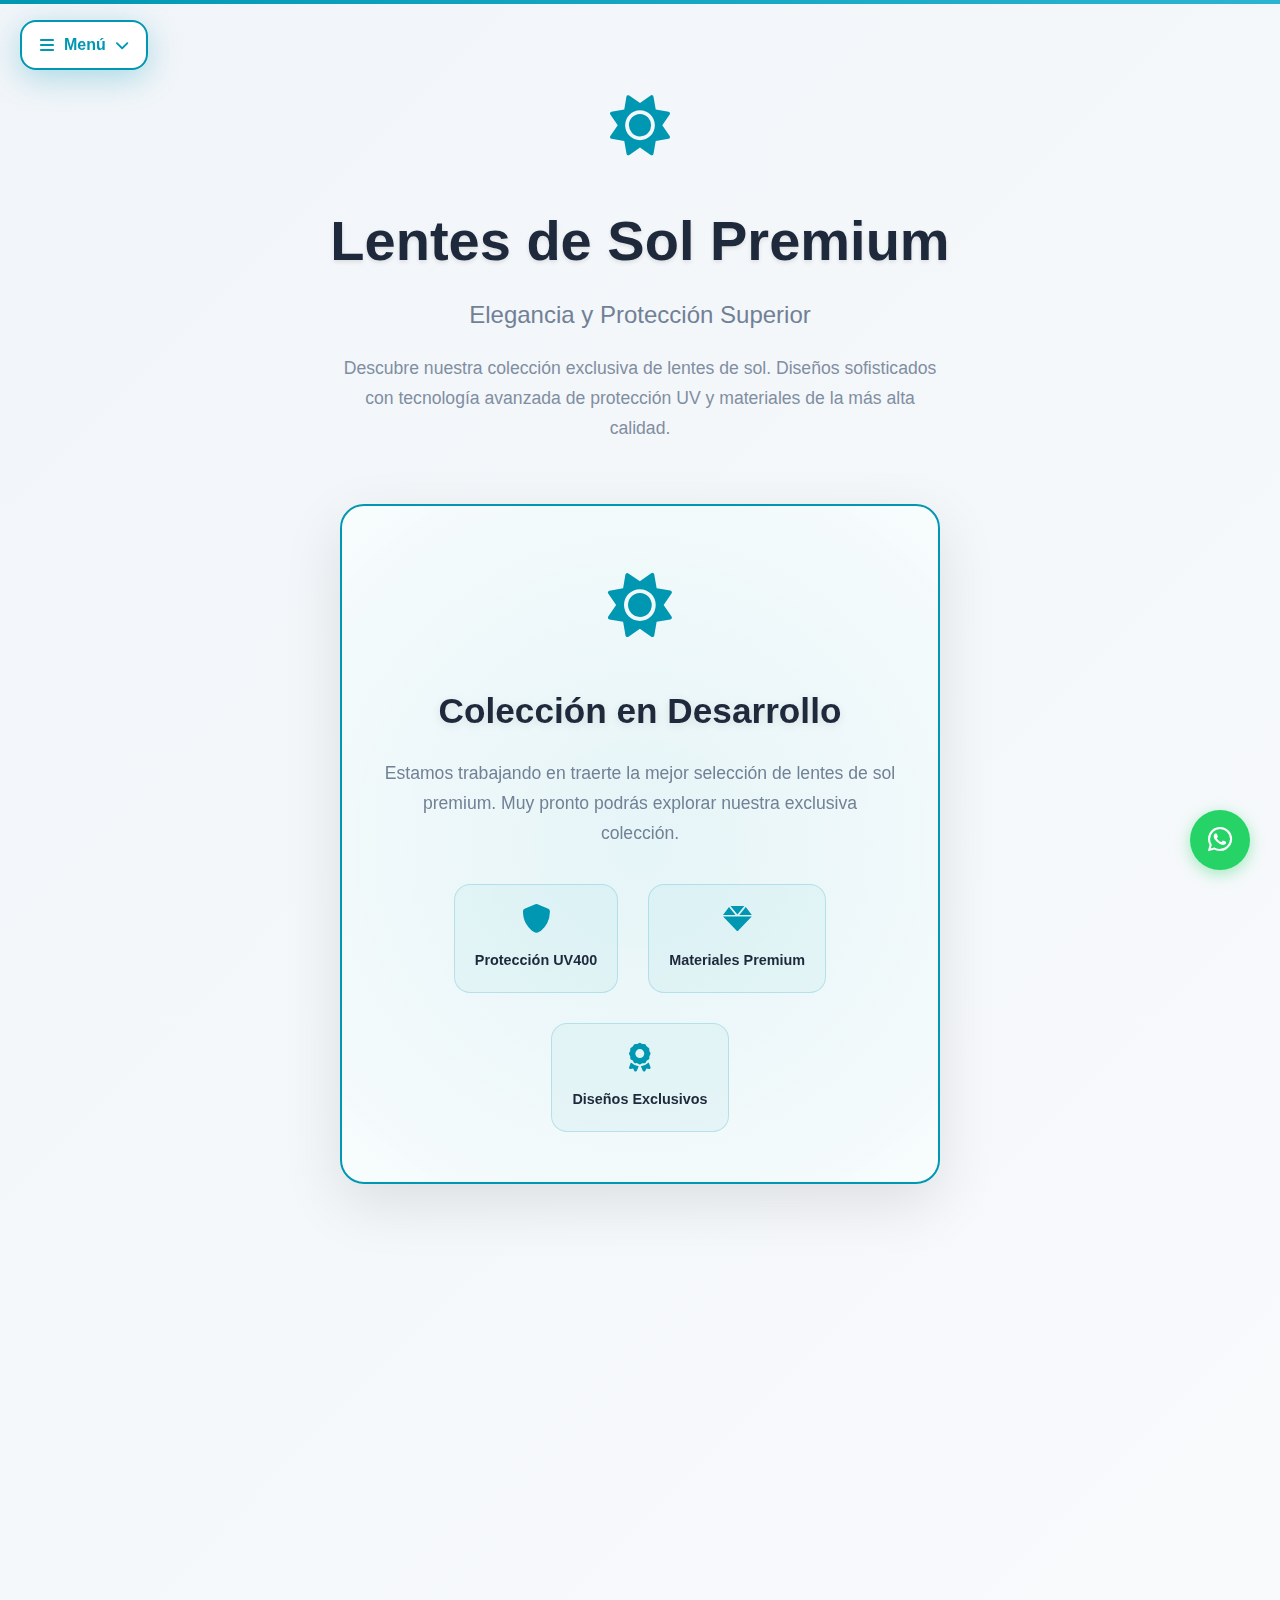
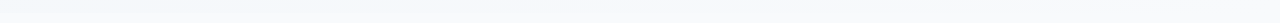
<file: lentes-sol-new.html>
<!DOCTYPE html>
<html lang="es">
<head>
<meta charset="UTF-8" />
<meta name="viewport" content="width=device-width, initial-scale=1.0" />
<title>Lentes de Sol | Clara Visión</title>
    <link rel="stylesheet" href="estilos-lentes-sol.css">
<link href="https://cdnjs.cloudflare.com/ajax/libs/font-awesome/6.0.0/css/all.min.css" rel="stylesheet">
</head>
<body>

<!-- Partículas flotantes del fondo -->
<div class="floating-particles">
    <div class="particle particle-1"></div>
    <div class="particle particle-2"></div>
    <div class="particle particle-3"></div>
    <div class="particle particle-4"></div>
    <div class="particle particle-5"></div>
    <div class="particle particle-6"></div>
</div>

<!-- Menú de navegación desplegable -->
<div class="dropdown-nav">
    <button class="dropdown-btn" title="Menú de navegación">
        <i class="fas fa-bars"></i>
        <span>Menú</span>
        <i class="fas fa-chevron-down dropdown-arrow"></i>
    </button>
    <div class="dropdown-content">
        <a href="index.html" class="nav-item">
            <i class="fas fa-home"></i>
            <span>Inicio</span>
        </a>
        <a href="recetados.html" class="nav-item">
            <i class="fas fa-glasses"></i>
            <span>Lentes Recetados</span>
        </a>
        <a href="lentes-contacto.html" class="nav-item">
            <i class="fas fa-eye"></i>
            <span>Lentes de Contacto</span>
        </a>
        <a href="reparaciones.html" class="nav-item">
            <i class="fas fa-tools"></i>
            <span>Reparaciones</span>
        </a>
        <a href="asesoramiento.html" class="nav-item">
            <i class="fas fa-user-md"></i>
            <span>Asesoramiento</span>
        </a>
        <div class="nav-divider"></div>
        <a href="#" class="nav-item theme-toggle" id="theme-toggle">
            <i class="fas fa-moon" id="theme-icon"></i>
            <span>Modo Nocturno</span>
        </a>
    </div>
</div>

<!-- Barra de carga superior -->
<div class="loading-bar-container">
    <div class="loading-bar">
        <div class="loading-progress"></div>
        <div class="loading-shine"></div>
    </div>
</div>

<!-- Botón de WhatsApp flotante -->
<div class="whatsapp-float" onclick="openWhatsApp()">
    <i class="fab fa-whatsapp"></i>
</div>

<section class="section-lentes-recetados">
    <div class="container">
        <!-- Encabezado elegante -->
        <div class="premium-header">
            <div class="luxury-icon">
                <i class="fas fa-sun"></i>
                <div class="icon-glow"></div>
            </div>
            <h1>Lentes de Sol Premium</h1>
            <h2>Elegancia y Protección Superior</h2>
            <p class="premium-description">
                Descubre nuestra colección exclusiva de lentes de sol. Diseños sofisticados con tecnología avanzada de protección UV y materiales de la más alta calidad.
            </p>
        </div>

        <!-- Área principal sin tarjetas -->
        <div class="main-content-area">
            <div class="coming-soon-message">
                <div class="animated-icon">
                    <i class="fas fa-sun"></i>
                </div>
                <h3>Colección en Desarrollo</h3>
                <p>Estamos trabajando en traerte la mejor selección de lentes de sol premium. Muy pronto podrás explorar nuestra exclusiva colección.</p>
                <div class="feature-preview">
                    <div class="preview-item">
                        <i class="fas fa-shield-alt"></i>
                        <span>Protección UV400</span>
                    </div>
                    <div class="preview-item">
                        <i class="fas fa-gem"></i>
                        <span>Materiales Premium</span>
                    </div>
                    <div class="preview-item">
                        <i class="fas fa-award"></i>
                        <span>Diseños Exclusivos</span>
                    </div>
                </div>
            </div>
        </div>

        <!-- CTA Premium -->
        <div class="premium-cta">
            <div class="cta-content">
                <h3>Experiencia Clara Visión</h3>
                <p>Descubre la diferencia de la calidad premium. Asesoramiento personalizado y garantía de satisfacción total.</p>
                <div class="cta-features">
                    <div class="cta-feature">
                        <i class="fas fa-user-md"></i>
                        <span>Asesoramiento Profesional</span>
                    </div>
                    <div class="cta-feature">
                        <i class="fas fa-shield-alt"></i>
                        <span>Garantía Total</span>
                    </div>
                    <div class="cta-feature">
                        <i class="fas fa-clock"></i>
                        <span>Entrega Rápida</span>
                    </div>
                </div>
                <button class="btn-cta-premium" onclick="openWhatsApp()">
                    <span>Contáctanos</span>
                    <i class="fab fa-whatsapp"></i>
                </button>
            </div>
        </div>
    </div>
</section>

<!-- Modal para productos (removido por simplicidad) -->

<script src="lentes-sol.js"></script>

</body>
</html>
</file>
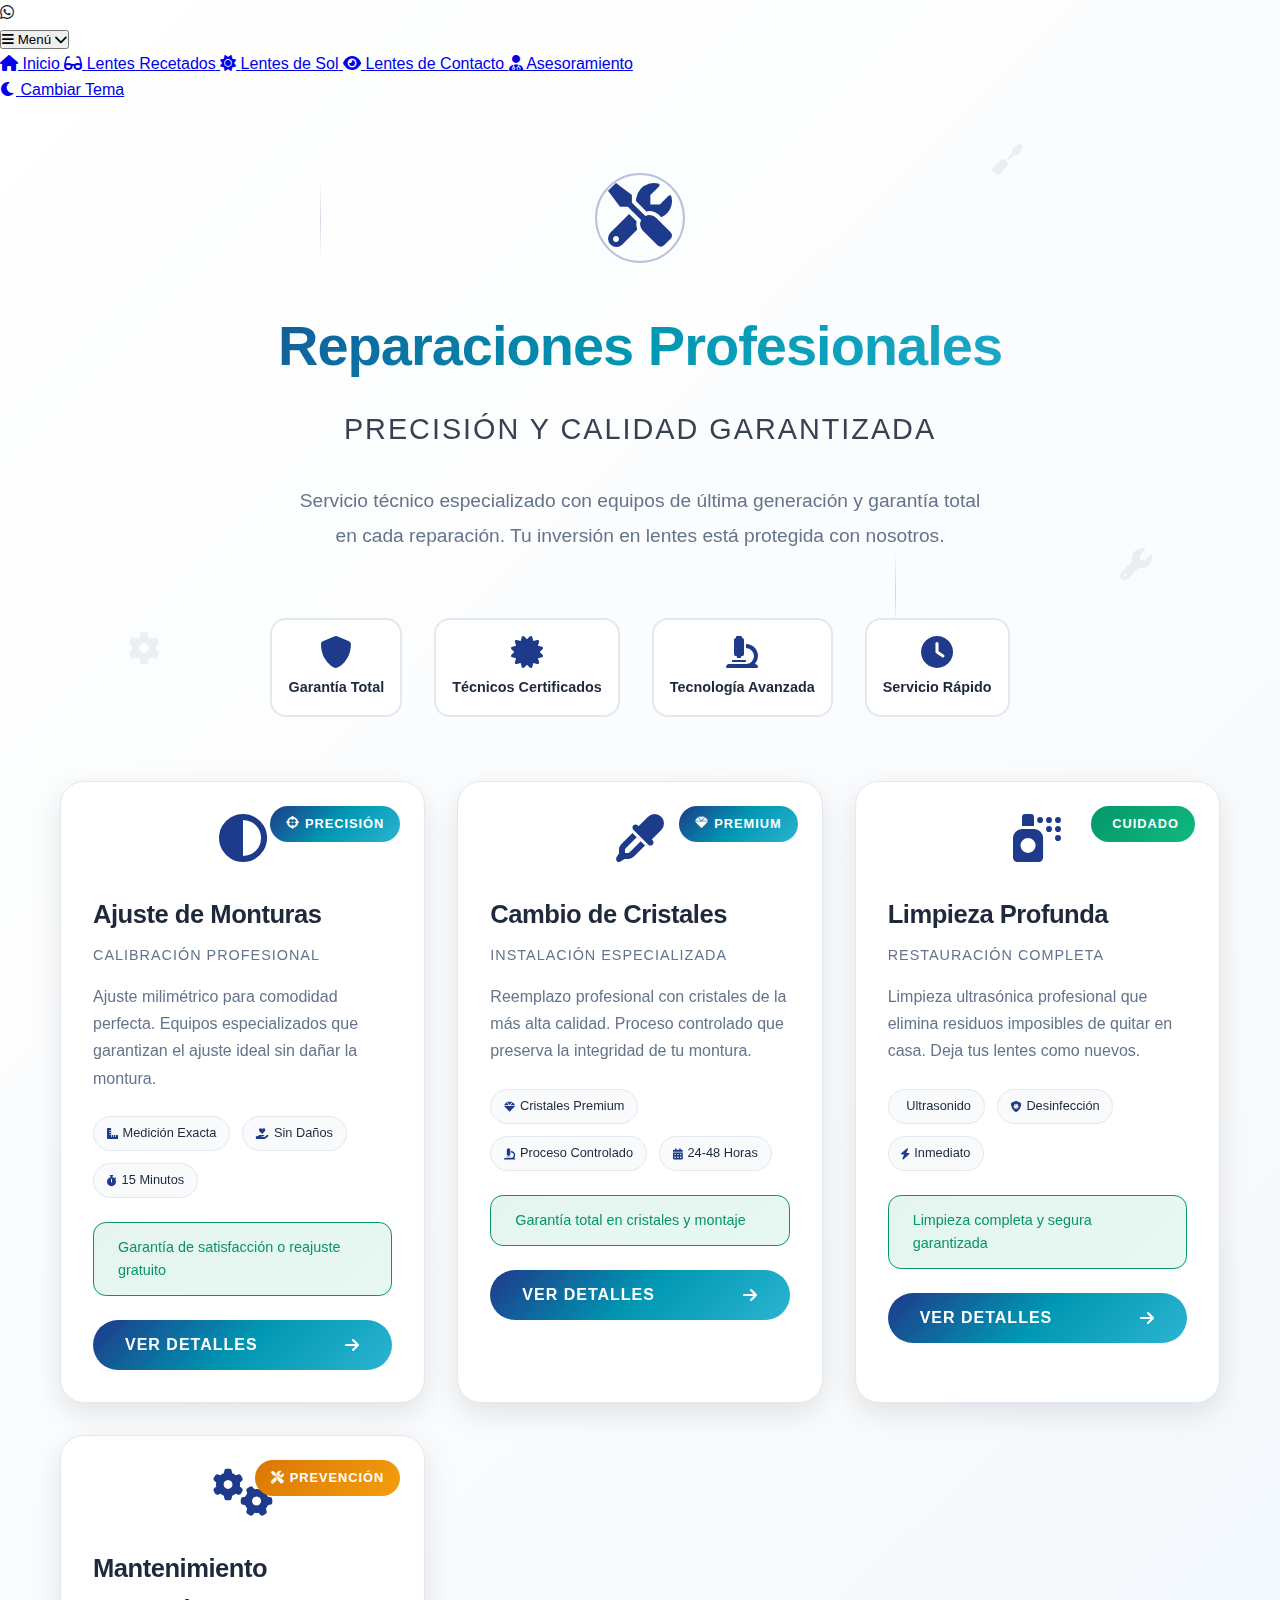
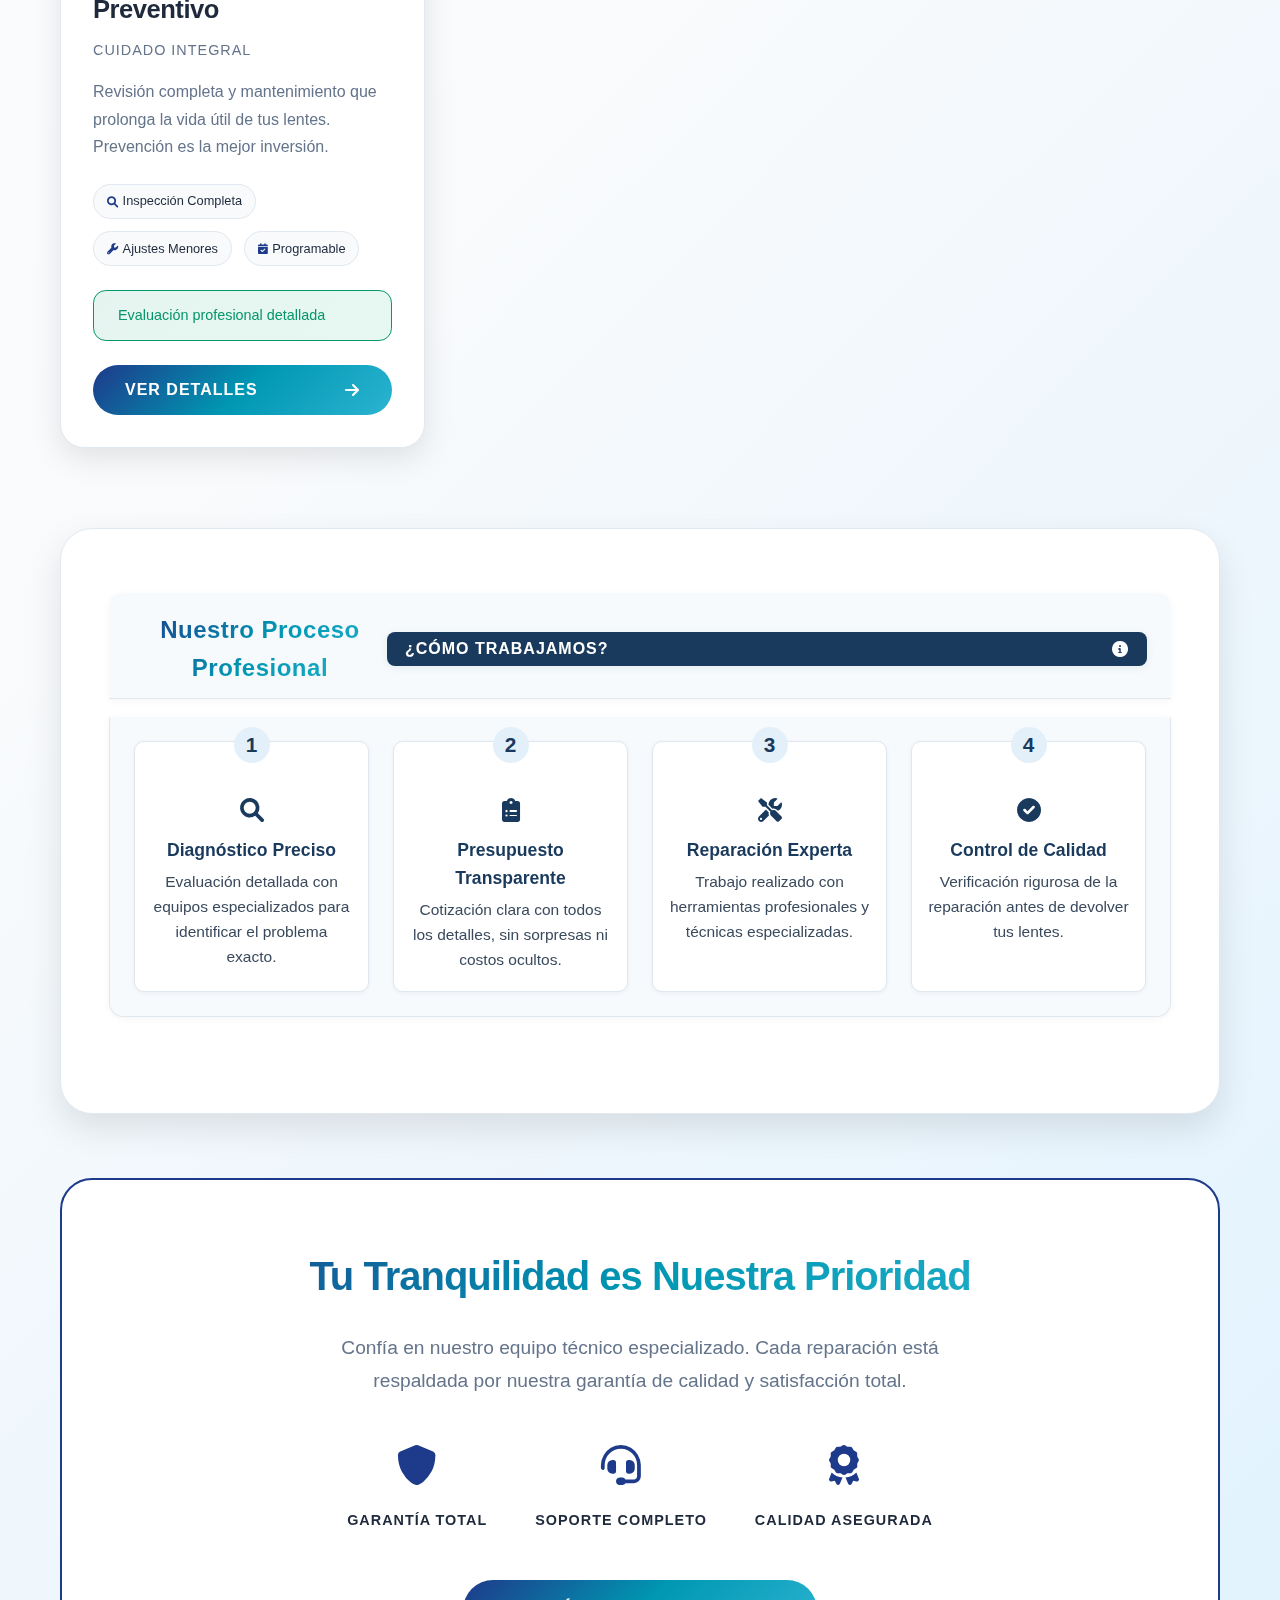
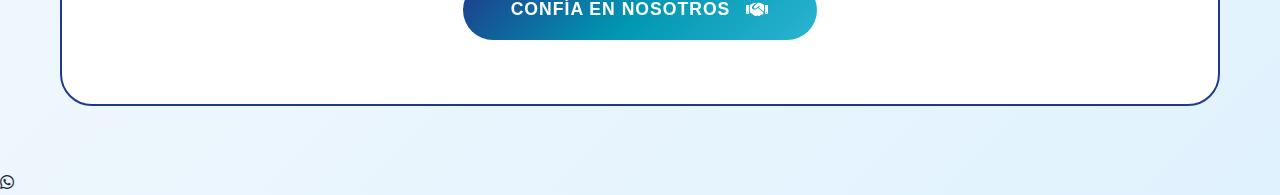
<file: reparaciones.html>
<!DOCTYPE html>
<html lang="es">
<head>
    <meta charset="UTF-8">
    <meta name="viewport" content="width=device-width, initial-scale=1.0">
    <title>Reparaciones Profesionales - Clara Visión</title>
    <link rel="stylesheet" href="https://cdnjs.cloudflare.com/ajax/libs/font-awesome/6.0.0/css/all.min.css">
    <link rel="stylesheet" href="estilos-reparaciones.css">
</head>
<body class="reparaciones-page">

<!-- Menú de navegación desplegable -->
<!-- Botón flotante de WhatsApp (arriba, restaurado) -->
<div class="whatsapp-float" id="whatsapp-float-top">
    <i class="fab fa-whatsapp"></i>
</div>
<div class="dropdown-nav">
    <button class="dropdown-btn" title="Menú de navegación">
        <i class="fas fa-bars"></i>
        <span>Menú</span>
        <i class="fas fa-chevron-down dropdown-arrow"></i>
    </button>
    <div class="dropdown-content">
        <a href="index.html" class="nav-item">
            <i class="fas fa-home"></i>
            <span>Inicio</span>
        </a>
        <a href="recetados.html" class="nav-item">
            <i class="fas fa-glasses"></i>
            <span>Lentes Recetados</span>
        </a>
        <a href="lentes-sol.html" class="nav-item">
            <i class="fas fa-sun"></i>
            <span>Lentes de Sol</span>
        </a>
        <a href="lentes-contacto.html" class="nav-item">
            <i class="fas fa-eye"></i>
            <span>Lentes de Contacto</span>
        </a>
        <a href="asesoramiento.html" class="nav-item">
            <i class="fas fa-user-md"></i>
            <span>Asesoramiento</span>
        </a>
        <div class="nav-divider"></div>
        <a href="#" class="nav-item theme-toggle" id="theme-toggle">
            <i class="fas fa-moon" id="theme-icon"></i>
            <span>Cambiar Tema</span>
        </a>
    </div>
</div>



    <!-- Elementos de fondo profesionales -->
    <div class="professional-background">
        <div class="floating-tool tool-1"><i class="fas fa-screwdriver"></i></div>
        <div class="floating-tool tool-2"><i class="fas fa-cog"></i></div>
        <div class="floating-tool tool-3"><i class="fas fa-wrench"></i></div>
        <div class="precision-line line-1"></div>
        <div class="precision-line line-2"></div>
        <div class="precision-line line-3"></div>
    </div>

    <div class="container">
        <section class="section-reparaciones">
            <!-- Encabezado principal -->
            <div class="professional-header">
                <div class="service-icon">
                    <i class="fas fa-tools"></i>
                    <div class="icon-shine"></div>
                </div>
                <h1>Reparaciones Profesionales</h1>
                <h2>Precisión y Calidad Garantizada</h2>
                <p class="professional-description">
                    Servicio técnico especializado con equipos de última generación y garantía total en cada reparación.
                    Tu inversión en lentes está protegida con nosotros.
                </p>
            </div>

            <!-- Certificaciones y garantías -->
            <div class="trust-badges">
                <div class="badge-item">
                    <i class="fas fa-shield-alt"></i>
                    <span>Garantía Total</span>
                </div>
                <div class="badge-item">
                    <i class="fas fa-certificate"></i>
                    <span>Técnicos Certificados</span>
                </div>
                <div class="badge-item">
                    <i class="fas fa-microscope"></i>
                    <span>Tecnología Avanzada</span>
                </div>
                <div class="badge-item">
                    <i class="fas fa-clock"></i>
                    <span>Servicio Rápido</span>
                </div>
            </div>

            <!-- Grid de servicios de reparación -->
            <div class="grid-reparaciones">
                <!-- Ajuste de monturas -->
                <div class="reparacion-card adjustment-service">
                    <div class="service-overlay"></div>
                    <div class="quality-badge precision-badge">
                        <i class="fas fa-crosshairs"></i>
                        Precisión
                    </div>
                    <div class="service-icon-card">
                        <i class="fas fa-adjust"></i>
                    </div>
                    <div class="card-content">
                        <h3>Ajuste de Monturas</h3>
                        <p class="service-subtitle">Calibración Profesional</p>
                        <p>Ajuste milimétrico para comodidad perfecta. Equipos especializados que garantizan el ajuste ideal sin dañar la montura.</p>
                        
                        <div class="service-features">
                            <div class="feature-item">
                                <i class="fas fa-ruler-combined"></i>
                                Medición Exacta
                            </div>
                            <div class="feature-item">
                                <i class="fas fa-hand-holding-heart"></i>
                                Sin Daños
                            </div>
                            <div class="feature-item">
                                <i class="fas fa-stopwatch"></i>
                                15 Minutos
                            </div>
                        </div>

                        <div class="guarantee-info">
                            <i class="fas fa-shield-check"></i>
                            <span>Garantía de satisfacción o reajuste gratuito</span>
                        </div>

                        <button class="btn-service" data-modal="modal-ajuste">
                            <span>Ver Detalles</span>
                            <i class="fas fa-arrow-right"></i>
                        </button>
                    </div>
                </div>

                <!-- Cambio de cristales -->
                <div class="reparacion-card lens-service">
                    <div class="service-overlay"></div>
                    <div class="quality-badge expert-badge">
                        <i class="fas fa-gem"></i>
                        Premium
                    </div>
                    <div class="service-icon-card">
                        <i class="fas fa-eye-dropper"></i>
                    </div>
                    <div class="card-content">
                        <h3>Cambio de Cristales</h3>
                        <p class="service-subtitle">Instalación Especializada</p>
                        <p>Reemplazo profesional con cristales de la más alta calidad. Proceso controlado que preserva la integridad de tu montura.</p>
                        
                        <div class="service-features">
                            <div class="feature-item">
                                <i class="fas fa-gem"></i>
                                Cristales Premium
                            </div>
                            <div class="feature-item">
                                <i class="fas fa-microscope"></i>
                                Proceso Controlado
                            </div>
                            <div class="feature-item">
                                <i class="fas fa-calendar-alt"></i>
                                24-48 Horas
                            </div>
                        </div>

                        <div class="guarantee-info">
                            <i class="fas fa-shield-check"></i>
                            <span>Garantía total en cristales y montaje</span>
                        </div>

                        <button class="btn-service" data-modal="modal-cristales">
                            <span>Ver Detalles</span>
                            <i class="fas fa-arrow-right"></i>
                        </button>
                    </div>
                </div>

                <!-- Limpieza profunda -->
                <div class="reparacion-card cleaning-service">
                    <div class="service-overlay"></div>
                    <div class="quality-badge care-badge">
                        <i class="fas fa-sparkles"></i>
                        Cuidado
                    </div>
                    <div class="service-icon-card">
                        <i class="fas fa-spray-can"></i>
                    </div>
                    <div class="card-content">
                        <h3>Limpieza Profunda</h3>
                        <p class="service-subtitle">Restauración Completa</p>
                        <p>Limpieza ultrasónica profesional que elimina residuos imposibles de quitar en casa. Deja tus lentes como nuevos.</p>
                        
                        <div class="service-features">
                            <div class="feature-item">
                                <i class="fas fa-sound"></i>
                                Ultrasonido
                            </div>
                            <div class="feature-item">
                                <i class="fas fa-shield-virus"></i>
                                Desinfección
                            </div>
                            <div class="feature-item">
                                <i class="fas fa-bolt"></i>
                                Inmediato
                            </div>
                        </div>

                        <div class="guarantee-info">
                            <i class="fas fa-shield-check"></i>
                            <span>Limpieza completa y segura garantizada</span>
                        </div>

                        <button class="btn-service" data-modal="modal-limpieza">
                            <span>Ver Detalles</span>
                            <i class="fas fa-arrow-right"></i>
                        </button>
                    </div>
                </div>

                <!-- Mantenimiento preventivo -->
                <div class="reparacion-card maintenance-service">
                    <div class="service-overlay"></div>
                    <div class="quality-badge protection-badge">
                        <i class="fas fa-tools"></i>
                        Prevención
                    </div>
                    <div class="service-icon-card">
                        <i class="fas fa-cogs"></i>
                    </div>
                    <div class="card-content">
                        <h3>Mantenimiento Preventivo</h3>
                        <p class="service-subtitle">Cuidado Integral</p>
                        <p>Revisión completa y mantenimiento que prolonga la vida útil de tus lentes. Prevención es la mejor inversión.</p>
                        
                        <div class="service-features">
                            <div class="feature-item">
                                <i class="fas fa-search"></i>
                                Inspección Completa
                            </div>
                            <div class="feature-item">
                                <i class="fas fa-wrench"></i>
                                Ajustes Menores
                            </div>
                            <div class="feature-item">
                                <i class="fas fa-calendar-check"></i>
                                Programable
                            </div>
                        </div>

                        <div class="guarantee-info">
                            <i class="fas fa-shield-check"></i>
                            <span>Evaluación profesional detallada</span>
                        </div>

                        <button class="btn-service" data-modal="modal-mantenimiento">
                            <span>Ver Detalles</span>
                            <i class="fas fa-arrow-right"></i>
                        </button>
                    </div>
                </div>

                <!-- Emergencias -->
                <!--
                <div class="reparacion-card emergency-service">
                    <div class="service-overlay"></div>
                    <div class="quality-badge emergency-badge">
                        <i class="fas fa-bolt"></i>
                        Urgente
                    </div>
                    <div class="service-icon-card">
                        <i class="fas fa-ambulance"></i>
                    </div>
                    <div class="card-content">
                        <h3>Servicio de Emergencia</h3>
                        <p class="service-subtitle">Atención Inmediata</p>
                        <p>Para cuando necesitas tus lentes urgentemente. Atención prioritaria y soluciones rápidas que te devuelven la tranquilidad.</p>
                        
                        <div class="service-features">
                            <div class="feature-item">
                                <i class="fas fa-phone-alt"></i>
                                Llamada Directa
                            </div>
                            <div class="feature-item">
                                <i class="fas fa-rocket"></i>
                                Prioridad Total
                            </div>
                            <div class="feature-item">
                                <i class="fas fa-clock"></i>
                                Mismo Día
                            </div>
                        </div>

                        <div class="guarantee-info">
                            <i class="fas fa-shield-check"></i>
                            <span>Solución inmediata o lentes de respaldo</span>
                        </div>

                        <button class="btn-service emergency-btn">
                            <span>Emergencia</span>
                            <i class="fas fa-phone"></i>
                        </button>
                    </div>
                </div>
                -->
            </div>

            <!-- Modales para servicios -->
            <!-- Modal Ajuste de Monturas -->
            <div id="modal-ajuste" class="modal">
                <div class="modal-content">
                    <span class="close" data-close="modal-ajuste">&times;</span>
                    <div class="modal-header">
                        <div class="modal-icon">
                            <i class="fas fa-adjust"></i>
                        </div>
                        <h2>Ajuste de Monturas</h2>
                        <p>Calibración Profesional de Precisión</p>
                    </div>
                    
                    <div class="modal-body">
                        <div class="service-details">
                            <h3>¿Qué incluye este servicio?</h3>
                            <ul>
                                <li><i class="fas fa-check"></i> Medición milimétrica de ajuste</li>
                                <li><i class="fas fa-check"></i> Calibración de plaquetas nasales</li>
                                <li><i class="fas fa-check"></i> Ajuste de varillas temporales</li>
                                <li><i class="fas fa-check"></i> Verificación de comodidad</li>
                                <li><i class="fas fa-check"></i> Reajuste gratuito si es necesario</li>
                            </ul>
                        </div>
                        
                        <div class="service-specs">
                            <div class="spec-item">
                                <strong>Tiempo estimado:</strong>
                                <span>15-30 minutos</span>
                            </div>
                            <div class="spec-item">
                                <strong>Precio:</strong>
                                <span>Desde $15.000</span>
                            </div>
                            <div class="spec-item">
                                <strong>Garantía:</strong>
                                <span>Satisfacción total</span>
                            </div>
                        </div>
                        
                        <div class="service-process">
                            <h4>Nuestro proceso:</h4>
                            <div class="process-mini">
                                <div class="mini-step">
                                    <span class="step-num">1</span>
                                    <p>Evaluación inicial</p>
                                </div>
                                <div class="mini-step">
                                    <span class="step-num">2</span>
                                    <p>Ajuste preciso</p>
                                </div>
                                <div class="mini-step">
                                    <span class="step-num">3</span>
                                    <p>Prueba de comodidad</p>
                                </div>
                            </div>
                        </div>
                    </div>
                    
                    <div class="modal-footer">
                        <a href="#" class="btn-whatsapp" data-consulta="ajuste" role="button">
                            <i class="fab fa-whatsapp"></i>
                            Solicitar Ajuste
                        </a>
                    </div>
                </div>
            </div>

            <!-- Modal Cambio de Cristales -->
            <div id="modal-cristales" class="modal">
                <div class="modal-content">
                    <span class="close" data-close="modal-cristales">&times;</span>
                    <div class="modal-header">
                        <div class="modal-icon">
                            <i class="fas fa-eye-dropper"></i>
                        </div>
                        <h2>Cambio de Cristales</h2>
                        <p>Instalación Especializada Premium</p>
                    </div>
                    
                    <div class="modal-body">
                        <div class="service-details">
                            <h3>¿Qué incluye este servicio?</h3>
                            <ul>
                                <li><i class="fas fa-check"></i> Retiro cuidadoso de cristales antiguos</li>
                                <li><i class="fas fa-check"></i> Instalación de cristales nuevos</li>
                                <li><i class="fas fa-check"></i> Verificación de centrado óptico</li>
                                <li><i class="fas fa-check"></i> Limpieza completa de la montura</li>
                                <li><i class="fas fa-check"></i> Garantía en montaje y cristales</li>
                            </ul>
                        </div>
                        
                        <div class="service-specs">
                            <div class="spec-item">
                                <strong>Tiempo estimado:</strong>
                                <span>24-48 horas</span>
                            </div>
                            <div class="spec-item">
                                <strong>Precio:</strong>
                                <span>Desde $45.000</span>
                            </div>
                            <div class="spec-item">
                                <strong>Garantía:</strong>
                                <span>6 meses completos</span>
                            </div>
                        </div>
                        
                        <div class="service-process">
                            <h4>Tipos de cristales disponibles:</h4>
                            <div class="cristales-options">
                                <div class="cristal-option">
                                    <strong>Estándar</strong>
                                    <p>Calidad óptima básica</p>
                                </div>
                                <div class="cristal-option">
                                    <strong>Premium</strong>
                                    <p>Anti-reflejo y UV</p>
                                </div>
                                <div class="cristal-option">
                                    <strong>Ultra</strong>
                                    <p>Blue light + premium</p>
                                </div>
                            </div>
                        </div>
                    </div>
                    
                    <div class="modal-footer">
                        <a href="#" class="btn-whatsapp" data-consulta="cristales" role="button">
                            <i class="fab fa-whatsapp"></i>
                            Cambiar Cristales
                        </a>
                    </div>
                </div>
            </div>

            <!-- Modal Limpieza Profunda -->
            <div id="modal-limpieza" class="modal">
                <div class="modal-content">
                    <span class="close" data-close="modal-limpieza">&times;</span>
                    <div class="modal-header">
                        <div class="modal-icon">
                            <i class="fas fa-spray-can"></i>
                        </div>
                        <h2>Limpieza Profunda</h2>
                        <p>Restauración Completa Ultrasónica</p>
                    </div>
                    
                    <div class="modal-body">
                        <div class="service-details">
                            <h3>¿Qué incluye este servicio?</h3>
                            <ul>
                                <li><i class="fas fa-check"></i> Limpieza ultrasónica profesional</li>
                                <li><i class="fas fa-check"></i> Desinfección completa</li>
                                <li><i class="fas fa-check"></i> Eliminación de residuos incrustados</li>
                                <li><i class="fas fa-check"></i> Pulido de cristales</li>
                                <li><i class="fas fa-check"></i> Ajuste básico incluido</li>
                            </ul>
                        </div>
                        
                        <div class="service-specs">
                            <div class="spec-item">
                                <strong>Tiempo estimado:</strong>
                                <span>Inmediato (30 min)</span>
                            </div>
                            <div class="spec-item">
                                <strong>Precio:</strong>
                                <span>$8.000</span>
                            </div>
                            <div class="spec-item">
                                <strong>Garantía:</strong>
                                <span>Limpieza perfecta</span>
                            </div>
                        </div>
                        
                        <div class="service-process">
                            <h4>Beneficios especiales:</h4>
                            <div class="benefits-grid">
                                <div class="benefit-item">
                                    <i class="fas fa-sparkles"></i>
                                    <p>Como nuevos</p>
                                </div>
                                <div class="benefit-item">
                                    <i class="fas fa-shield-virus"></i>
                                    <p>Desinfección total</p>
                                </div>
                                <div class="benefit-item">
                                    <i class="fas fa-eye"></i>
                                    <p>Visión cristalina</p>
                                </div>
                            </div>
                        </div>
                    </div>
                    
                    <div class="modal-footer">
                        <a href="#" class="btn-whatsapp" data-consulta="limpieza" role="button">
                            <i class="fab fa-whatsapp"></i>
                            Solicitar Limpieza
                        </a>
                    </div>
                </div>
            </div>

            <!-- Modal Mantenimiento Preventivo -->
            <div id="modal-mantenimiento" class="modal">
                <div class="modal-content">
                    <span class="close" data-close="modal-mantenimiento">&times;</span>
                    <div class="modal-header">
                        <div class="modal-icon">
                            <i class="fas fa-cogs"></i>
                        </div>
                        <h2>Mantenimiento Preventivo</h2>
                        <p>Cuidado Integral Profesional</p>
                    </div>
                    
                    <div class="modal-body">
                        <div class="service-details">
                            <h3>¿Qué incluye este servicio?</h3>
                            <ul>
                                <li><i class="fas fa-check"></i> Inspección completa de la montura</li>
                                <li><i class="fas fa-check"></i> Revisión de tornillos y bisagras</li>
                                <li><i class="fas fa-check"></i> Ajuste preventivo</li>
                                <li><i class="fas fa-check"></i> Limpieza profunda</li>
                                <li><i class="fas fa-check"></i> Reporte de estado</li>
                            </ul>
                        </div>
                        
                        <div class="service-specs">
                            <div class="spec-item">
                                <strong>Tiempo estimado:</strong>
                                <span>45 minutos</span>
                            </div>
                            <div class="spec-item">
                                <strong>Precio:</strong>
                                <span>$12.000</span>
                            </div>
                            <div class="spec-item">
                                <strong>Frecuencia:</strong>
                                <span>Cada 6 meses</span>
                            </div>
                        </div>
                        
                        <div class="service-process">
                            <h4>Plan de mantenimiento:</h4>
                            <div class="maintenance-plan">
                                <div class="plan-item">
                                    <strong>Cada 3 meses:</strong>
                                    <p>Limpieza y ajuste básico</p>
                                </div>
                                <div class="plan-item">
                                    <strong>Cada 6 meses:</strong>
                                    <p>Revisión completa</p>
                                </div>
                                <div class="plan-item">
                                    <strong>Anual:</strong>
                                    <p>Mantenimiento preventivo total</p>
                                </div>
                            </div>
                        </div>
                    </div>
                    
                    <div class="modal-footer">
                        <a href="#" class="btn-whatsapp" data-consulta="mantenimiento" role="button">
                            <i class="fab fa-whatsapp"></i>
                            Programar Revisión
                        </a>
                    </div>
                </div>
            </div>

            <!-- Sección de proceso profesional -->
            <div class="process-section">
                <div class="process-header-row theme-aware-process" style="display: flex; align-items: center; justify-content: space-between; border-radius: 14px 14px 0 0; padding: 18px 24px 10px 24px; box-shadow: 0 2px 8px 0 rgba(0,0,0,0.04); border-bottom: 1.5px solid var(--process-border, #e0e7ef); background: var(--process-bg, #f6fafd);">
                    <h3 style="margin: 0; font-size: 1.5rem; color: var(--process-title, #1a3a5d); letter-spacing: 0.5px; font-weight: 700;">Nuestro Proceso Profesional</h3>
                    <button class="btn-service process-btn" style="background: var(--process-btn-bg, #1a3a5d); color: var(--process-btn-color, #fff); border-radius: 8px; font-weight: 600; box-shadow: 0 2px 8px 0 rgba(26,58,93,0.08); padding: 8px 18px; font-size: 1rem; display: flex; align-items: center; gap: 8px; border: none; transition: background 0.2s;" data-modal="modal-proceso">
                        <span>¿Cómo trabajamos?</span>
                        <i class="fas fa-info-circle"></i>
                    </button>
                </div>
                <div style="height: 18px;"></div>
                <div class="process-steps theme-aware-process" style="display: flex; flex-wrap: wrap; gap: 24px; border-radius: 0 0 14px 14px; padding: 24px; box-shadow: 0 2px 8px 0 rgba(0,0,0,0.04); border-top: none; border: 1.5px solid var(--process-border, #e0e7ef); border-top: none; margin-bottom: 32px; background: var(--process-bg, #f6fafd);">
                    <div class="process-step" style="flex: 1 1 180px; min-width: 180px; background: var(--process-card-bg, #fff); border-radius: 10px; box-shadow: 0 1px 4px 0 rgba(26,58,93,0.06); padding: 18px 14px; text-align: center; border: 1px solid var(--process-border, #e0e7ef);">
                        <div class="step-number" style="font-size: 1.3rem; font-weight: 700; color: var(--process-title, #1a3a5d); background: var(--process-badge-bg, #e3f0fa); border-radius: 50%; width: 36px; height: 36px; display: flex; align-items: center; justify-content: center; margin: 0 auto 8px auto;">1</div>
                        <div class="step-icon" style="font-size: 1.5rem; color: var(--process-title, #1a3a5d); margin-bottom: 6px;"><i class="fas fa-search"></i></div>
                        <h4 style="margin: 0 0 6px 0; font-size: 1.1rem; color: var(--process-title, #1a3a5d); font-weight: 600;">Diagnóstico Preciso</h4>
                        <p style="font-size: 0.97rem; color: var(--process-text, #3a4a5d);">Evaluación detallada con equipos especializados para identificar el problema exacto.</p>
                    </div>
                    <div class="process-step" style="flex: 1 1 180px; min-width: 180px; background: var(--process-card-bg, #fff); border-radius: 10px; box-shadow: 0 1px 4px 0 rgba(26,58,93,0.06); padding: 18px 14px; text-align: center; border: 1px solid var(--process-border, #e0e7ef);">
                        <div class="step-number" style="font-size: 1.3rem; font-weight: 700; color: var(--process-title, #1a3a5d); background: var(--process-badge-bg, #e3f0fa); border-radius: 50%; width: 36px; height: 36px; display: flex; align-items: center; justify-content: center; margin: 0 auto 8px auto;">2</div>
                        <div class="step-icon" style="font-size: 1.5rem; color: var(--process-title, #1a3a5d); margin-bottom: 6px;"><i class="fas fa-clipboard-list"></i></div>
                        <h4 style="margin: 0 0 6px 0; font-size: 1.1rem; color: var(--process-title, #1a3a5d); font-weight: 600;">Presupuesto Transparente</h4>
                        <p style="font-size: 0.97rem; color: var(--process-text, #3a4a5d);">Cotización clara con todos los detalles, sin sorpresas ni costos ocultos.</p>
                    </div>
                    <div class="process-step" style="flex: 1 1 180px; min-width: 180px; background: var(--process-card-bg, #fff); border-radius: 10px; box-shadow: 0 1px 4px 0 rgba(26,58,93,0.06); padding: 18px 14px; text-align: center; border: 1px solid var(--process-border, #e0e7ef);">
                        <div class="step-number" style="font-size: 1.3rem; font-weight: 700; color: var(--process-title, #1a3a5d); background: var(--process-badge-bg, #e3f0fa); border-radius: 50%; width: 36px; height: 36px; display: flex; align-items: center; justify-content: center; margin: 0 auto 8px auto;">3</div>
                        <div class="step-icon" style="font-size: 1.5rem; color: var(--process-title, #1a3a5d); margin-bottom: 6px;"><i class="fas fa-tools"></i></div>
                        <h4 style="margin: 0 0 6px 0; font-size: 1.1rem; color: var(--process-title, #1a3a5d); font-weight: 600;">Reparación Experta</h4>
                        <p style="font-size: 0.97rem; color: var(--process-text, #3a4a5d);">Trabajo realizado con herramientas profesionales y técnicas especializadas.</p>
                    </div>
                    <div class="process-step" style="flex: 1 1 180px; min-width: 180px; background: var(--process-card-bg, #fff); border-radius: 10px; box-shadow: 0 1px 4px 0 rgba(26,58,93,0.06); padding: 18px 14px; text-align: center; border: 1px solid var(--process-border, #e0e7ef);">
                        <div class="step-number" style="font-size: 1.3rem; font-weight: 700; color: var(--process-title, #1a3a5d); background: var(--process-badge-bg, #e3f0fa); border-radius: 50%; width: 36px; height: 36px; display: flex; align-items: center; justify-content: center; margin: 0 auto 8px auto;">4</div>
                        <div class="step-icon" style="font-size: 1.5rem; color: var(--process-title, #1a3a5d); margin-bottom: 6px;"><i class="fas fa-check-circle"></i></div>
                        <h4 style="margin: 0 0 6px 0; font-size: 1.1rem; color: var(--process-title, #1a3a5d); font-weight: 600;">Control de Calidad</h4>
                        <p style="font-size: 0.97rem; color: var(--process-text, #3a4a5d);">Verificación rigurosa de la reparación antes de devolver tus lentes.</p>
                    </div>
                </div>
    <style>
    /* Variables para modo claro y oscuro */
    :root {
        --process-bg: #f6fafd;
        --process-title: #1a3a5d;
        --process-text: #3a4a5d;
        --process-card-bg: #fff;
        --process-badge-bg: #e3f0fa;
        --process-border: #e0e7ef;
        --process-btn-bg: #1a3a5d;
        --process-btn-color: #fff;
    }
    body.dark-mode, body[data-theme="dark"] {
        --process-bg: #1a2330;
        --process-title: #e3eaf7;
        --process-text: #b6c2d1;
        --process-card-bg: #232f3e;
        --process-badge-bg: #2a3a4d;
        --process-border: #2e3a4a;
        --process-btn-bg: #2a3a4d;
        --process-btn-color: #fff;
    }
    /* Ajuste para la sección proceso profesional */
    .theme-aware-process {
        transition: background 0.3s, color 0.3s, border-color 0.3s;
    }

    /* Animación para el botón ¿Cómo trabajamos? */
    .process-btn {
        position: relative;
        animation: processHeartbeat 1.8s infinite cubic-bezier(.4,0,.6,1);
        outline: none;
        cursor: pointer;
    }
    .process-btn.no-heartbeat {
        animation: none !important;
    }
    @keyframes processHeartbeat {
        0% { transform: scale(1); box-shadow: 0 0 0 0 rgba(26,58,93,0.13); }
        10% { transform: scale(1.08); box-shadow: 0 0 0 6px rgba(26,58,93,0.10); }
        20% { transform: scale(1); box-shadow: 0 0 0 0 rgba(26,58,93,0.13); }
        30% { transform: scale(1.06); box-shadow: 0 0 0 4px rgba(26,58,93,0.08); }
        40% { transform: scale(1); box-shadow: 0 0 0 0 rgba(26,58,93,0.13); }
        100% { transform: scale(1); box-shadow: 0 0 0 0 rgba(26,58,93,0.13); }
    }
    .process-btn:focus, .process-btn:hover {
        transform: scale(1.06);
        background: var(--process-title, #1a3a5d);
        box-shadow: 0 4px 16px 0 rgba(26,58,93,0.13);
    }
    .whatsapp-float-disabled {
      pointer-events: none !important;
      opacity: 0.4 !important;
      filter: grayscale(1);
      transition: opacity 0.2s, filter 0.2s;
    }
    </style>
            </div>

    <!-- CSS para modales visibles y centrados -->
    <style>
    .modal {
        display: none;
        position: fixed;
        z-index: 9999;
        left: 0; top: 0;
        width: 100vw; height: 100vh;
        background: rgba(20,30,40,0.65);
        align-items: center;
        justify-content: center;
        transition: opacity 0.2s;
        pointer-events: auto;
    }
    .modal .modal-content {
        background: var(--process-card-bg, #fff);
        color: var(--process-title, #1a3a5d);
        border-radius: 16px;
        box-shadow: 0 8px 32px 0 rgba(26,58,93,0.18);
        max-width: 95vw;
        width: 420px;
        padding: 32px 24px 24px 24px;
        position: relative;
        animation: modalPopIn 0.25s;
    }
    /* Bloquear eventos fuera del modal cuando está abierto */
    body.modal-open > *:not(.modal):not(script):not(style) {
        pointer-events: none !important;
        user-select: none !important;
    }
    body.modal-open .modal {
        pointer-events: auto !important;
    }
    @keyframes modalPopIn {
        0% { transform: scale(0.92); opacity: 0; }
        100% { transform: scale(1); opacity: 1; }
    }
    .modal .close {
        position: absolute;
        top: 18px; right: 18px;
        font-size: 1.6rem;
        color: #888;
        cursor: pointer;
        z-index: 2;
        transition: color 0.2s;
    }
    .modal .close:hover {
        color: #e74c3c;
    }
    @media (max-width: 600px) {
        .modal .modal-content {
            width: 98vw;
            padding: 18px 6vw 18px 6vw;
        }
    }
    .whatsapp-float-disabled {
        pointer-events: none !important;
        opacity: 0.4 !important;
        filter: grayscale(1);
        transition: opacity 0.2s, filter 0.2s;
    }
    </style>

            <!-- Modal Proceso Profesional -->
            <div id="modal-proceso" class="modal">
                <div class="modal-content">
                    <span class="close" data-close="modal-proceso">&times;</span>
                    <div class="modal-header">
                        <div class="modal-icon">
                            <i class="fas fa-briefcase"></i>
                        </div>
                        <h2>Nuestro Proceso Profesional</h2>
                        <p>Transparencia, precisión y calidad en cada paso</p>
                    </div>
                    <div class="modal-body">
                        <p>En Clara Visión, cada reparación sigue un proceso profesional cuidadosamente diseñado para garantizar resultados óptimos y tu total tranquilidad:</p>
                        <ol class="modal-process-list">
                            <li><strong>Diagnóstico preciso:</strong> Analizamos tu problema con equipos de última generación.</li>
                            <li><strong>Presupuesto transparente:</strong> Te informamos cada detalle antes de comenzar.</li>
                            <li><strong>Reparación experta:</strong> Técnicos certificados y herramientas especializadas.</li>
                            <li><strong>Control de calidad:</strong> Verificamos que todo quede perfecto antes de entregarte tus lentes.</li>
                        </ol>
                        <p>¡Confía en nuestro equipo para cuidar tus lentes como si fueran propios!</p>
                    </div>
                    <div class="modal-footer">
                        <a href="#" class="btn-whatsapp" data-consulta="proceso" role="button">
                            <i class="fab fa-whatsapp"></i>
                            Consultar Proceso
                        </a>
                    </div>
                </div>
            </div>

            <!-- CTA de confianza -->
            <div class="trust-cta">
                <div class="cta-content">
                    <h3>Tu Tranquilidad es Nuestra Prioridad</h3>
                    <p>Confía en nuestro equipo técnico especializado. Cada reparación está respaldada por nuestra garantía de calidad y satisfacción total.</p>
                    
                    <div class="cta-features">
                        <div class="cta-feature">
                            <i class="fas fa-shield-alt"></i>
                            <span>Garantía Total</span>
                        </div>
                        <div class="cta-feature">
                            <i class="fas fa-headset"></i>
                            <span>Soporte Completo</span>
                        </div>
                        <div class="cta-feature">
                            <i class="fas fa-award"></i>
                            <span>Calidad Asegurada</span>
                        </div>
                    </div>

                    <button class="btn-cta-trust">
                        <span>Confía en Nosotros</span>
                        <i class="fas fa-handshake"></i>
                    </button>
                </div>
            </div>
        </section>
    </div>

    <!-- Botón flotante de WhatsApp (abajo) -->
    <div class="whatsapp-float" id="whatsapp-float-bottom">
        <i class="fab fa-whatsapp"></i>
    </div>

    <script src="reparaciones.js"></script>
</body>
</html>
</file>
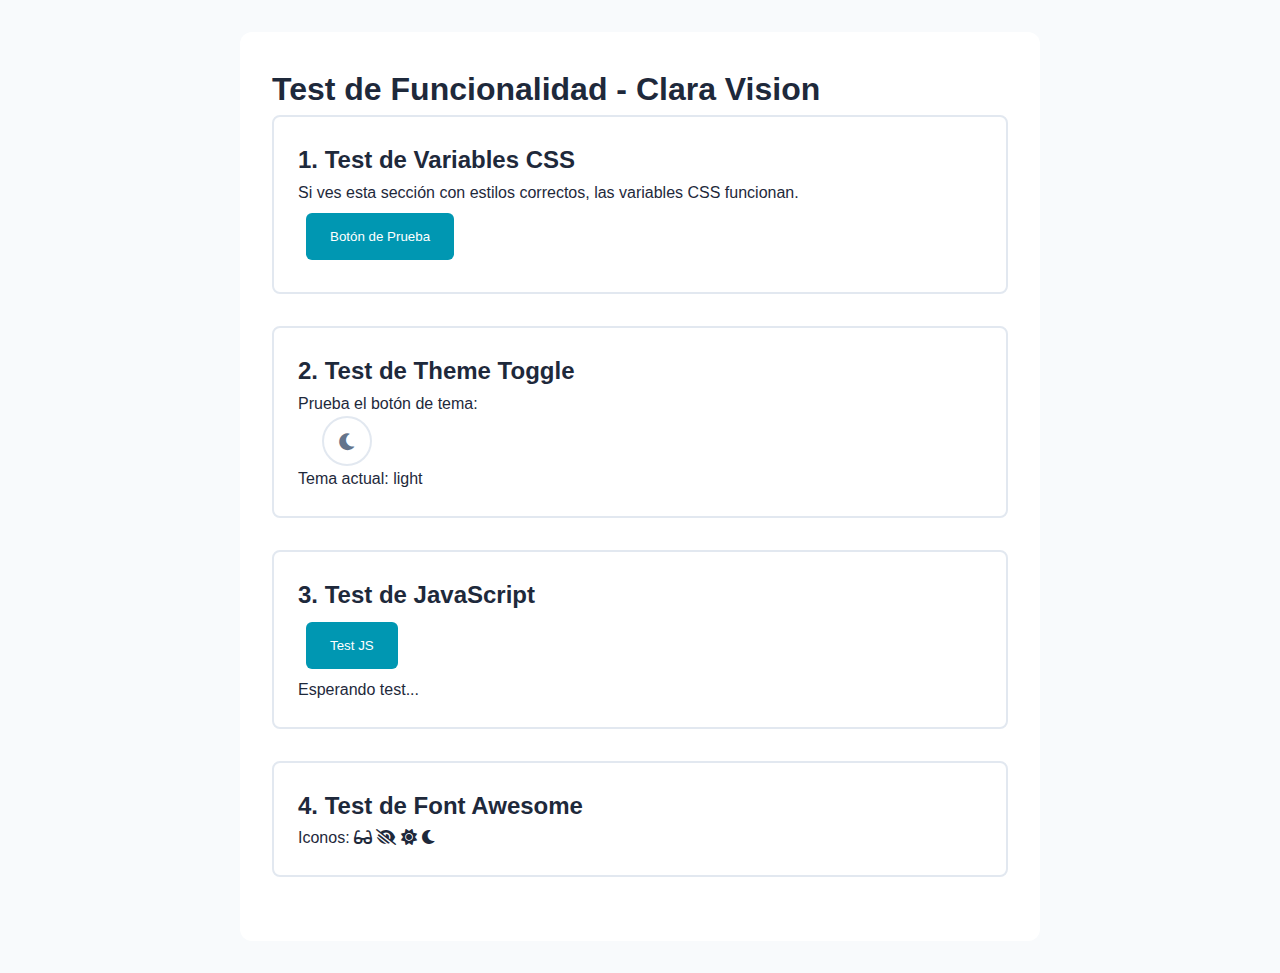
<file: test-fix.html>
<!DOCTYPE html>
<html lang="es">
<head>
    <meta charset="UTF-8">
    <meta name="viewport" content="width=device-width, initial-scale=1.0">
    <title>Test - Clara Vision Fix</title>
    <link rel="stylesheet" href="styles.css">
    <link href="https://cdnjs.cloudflare.com/ajax/libs/font-awesome/6.0.0/css/all.min.css" rel="stylesheet">
    <style>
        body {
            padding: 2rem;
            font-family: Arial, sans-serif;
        }
        .test-container {
            max-width: 800px;
            margin: 0 auto;
            background: var(--card-bg);
            padding: var(--space-xl);
            border-radius: var(--radius-xl);
            box-shadow: var(--shadow);
        }
        .test-section {
            margin-bottom: var(--space-xl);
            padding: var(--space-lg);
            border: 2px solid var(--border);
            border-radius: var(--radius-lg);
        }
        .test-button {
            padding: var(--space-md) var(--space-lg);
            margin: var(--space-sm);
            border: none;
            border-radius: var(--radius);
            background: var(--primary-color);
            color: white;
            cursor: pointer;
            transition: var(--transition-normal);
        }
        .test-button:hover {
            background: var(--primary-dark);
            transform: translateY(-2px);
        }
    </style>
</head>
<body>
    <div class="test-container">
        <h1>Test de Funcionalidad - Clara Vision</h1>
        
        <div class="test-section">
            <h2>1. Test de Variables CSS</h2>
            <p>Si ves esta sección con estilos correctos, las variables CSS funcionan.</p>
            <button class="test-button">Botón de Prueba</button>
        </div>

        <div class="test-section">
            <h2>2. Test de Theme Toggle</h2>
            <p>Prueba el botón de tema:</p>
            <button class="theme-toggle" id="theme-toggle" title="Cambiar tema">
                <i id="theme-icon" class="fas fa-glasses"></i>
            </button>
            <p id="theme-status">Tema actual: <span id="current-theme">light</span></p>
        </div>

        <div class="test-section">
            <h2>3. Test de JavaScript</h2>
            <button onclick="testJavaScript()" class="test-button">Test JS</button>
            <p id="js-result">Esperando test...</p>
        </div>

        <div class="test-section">
            <h2>4. Test de Font Awesome</h2>
            <p>Iconos: 
                <i class="fas fa-glasses"></i> 
                <i class="fas fa-low-vision"></i>
                <i class="fas fa-sun"></i>
                <i class="fas fa-moon"></i>
            </p>
        </div>
    </div>

    <script>
        function testJavaScript() {
            document.getElementById('js-result').innerHTML = '✅ JavaScript funciona correctamente!';
        }

        // Monitor theme changes
        function updateThemeStatus() {
            const theme = document.body.getAttribute('data-theme') || 'light';
            document.getElementById('current-theme').textContent = theme;
        }

        // Update theme status every 500ms
        setInterval(updateThemeStatus, 500);
    </script>
    <script src="script.js" defer></script>
</body>
</html>
</file>
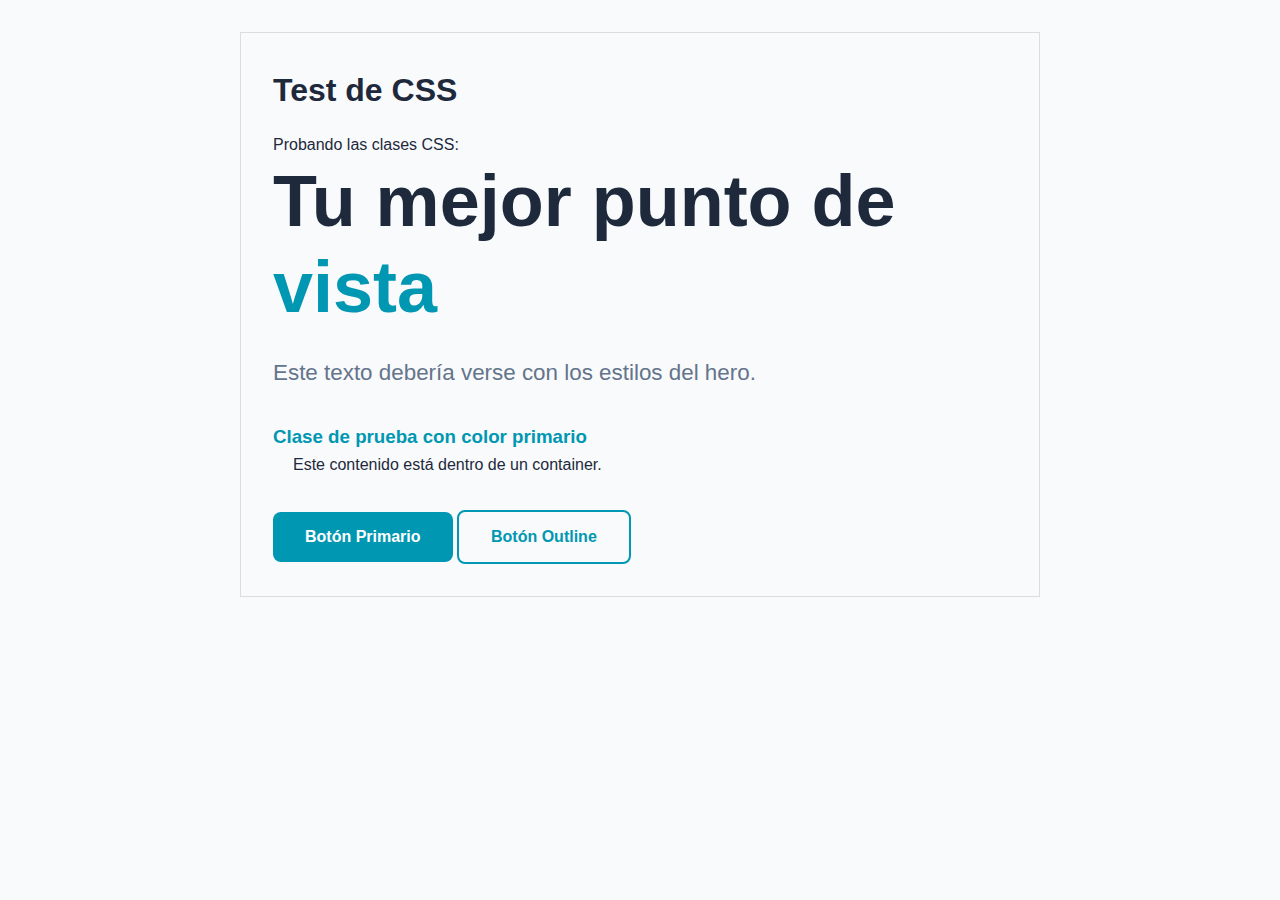
<file: test.html>
<!DOCTYPE html>
<html lang="es">
<head>
    <meta charset="UTF-8">
    <meta name="viewport" content="width=device-width, initial-scale=1.0">
    <title>Test CSS</title>
    <link rel="stylesheet" href="styles.css">
    <style>
        /* Fallback styles for testing */
        .test-container {
            max-width: 800px;
            margin: 2rem auto;
            padding: 2rem;
            border: 1px solid #ddd;
        }
        .test-primary {
            color: #0097b2;
        }
        .test-title {
            font-size: 2rem;
            font-weight: bold;
            margin-bottom: 1rem;
        }
    </style>
</head>
<body>
    <div class="test-container">
        <h1 class="test-title">Test de CSS</h1>
        <p>Probando las clases CSS:</p>
        
        <div class="hero-text">
            <h2>Tu mejor punto de <span class="text-primary">vista</span></h2>
            <p>Este texto debería verse con los estilos del hero.</p>
        </div>

        <div style="margin-top: 2rem;">
            <h3 class="test-primary">Clase de prueba con color primario</h3>
            <div class="container">
                <p>Este contenido está dentro de un container.</p>
            </div>
        </div>

        <div style="margin-top: 2rem;">
            <button class="btn btn-primary">Botón Primario</button>
            <button class="btn btn-outline">Botón Outline</button>
        </div>
    </div>

    <!-- Test de variables CSS -->
    <script>
        console.log('Testeando variables CSS...');
        const root = getComputedStyle(document.documentElement);
        console.log('--primary-color:', root.getPropertyValue('--primary-color'));
        console.log('--text-primary:', root.getPropertyValue('--text-primary'));
        console.log('--background:', root.getPropertyValue('--background'));
    </script>
</body>
</html>
</file>
<file: estilos-asesoramiento.css>
/* Variables CSS para temas - Adaptadas a la página de inicio */
:root {
    /* Colores principales (idénticos a index) */
    --primary-color: #0097B2;
    --primary-dark: #007A93;
    --primary-light: #2BB4D1;
    --background: #f8fafc;
    --background-alt: #f1f5f9;
    --text-primary: #1e293b;
    --text-secondary: #64748b;
    --text-muted: #94a3b8;
    --border: #e2e8f0;
    --border-color: #e2e8f0;
    --shadow: rgba(0, 0, 0, 0.1);
    --shadow-hover: rgba(0, 151, 178, 0.3);
    --shadow-md: 0 4px 6px -1px rgba(0, 0, 0, 0.1), 0 2px 4px -1px rgba(0, 0, 0, 0.06);
    --shadow-lg: 0 10px 15px -3px rgba(0, 0, 0, 0.1), 0 4px 6px -2px rgba(0, 0, 0, 0.05);
    --card-bg: #ffffff;
    --header-bg: #ffffff;
    --footer-bg: #1e293b;
    --background-primary: #ffffff;
    
    /* Gradientes específicos para asesoramiento */
    --gradient-primary: linear-gradient(135deg, #0097B2, #2BB4D1);
    --gradient-consulting: linear-gradient(135deg, #0097B2, #007A93);
    --gradient-advice: linear-gradient(135deg, #2BB4D1, #0097B2);
    --gradient-expertise: linear-gradient(135deg, #007A93, #2BB4D1);
}

[data-theme="dark"] {
    --background: #0f172a;
    --background-alt: #1e293b;
    --text-primary: #f1f5f9;
    --text-secondary: #cbd5e1;
    --text-muted: #94a3b8;
    --border: #334155;
    --shadow: rgba(0, 0, 0, 0.3);
    --card-bg: #1e293b;
}

/* Reset básico */
* {
    margin: 0;
    padding: 0;
    box-sizing: border-box;
}

/* Asegurar visibilidad de iconos Font Awesome */
.fas, .fab, .far, .fal, .fad {
    opacity: 1 !important;
    visibility: visible !important;
    display: inline-block !important;
}

body {
    font-family: 'Inter', -apple-system, BlinkMacSystemFont, 'Segoe UI', Roboto, sans-serif;
    background: var(--background);
    background-image: 
        radial-gradient(circle at 20% 80%, rgba(0, 151, 178, 0.03) 0%, transparent 50%),
        radial-gradient(circle at 80% 20%, rgba(43, 180, 209, 0.03) 0%, transparent 50%),
        radial-gradient(circle at 40% 40%, rgba(0, 122, 147, 0.02) 0%, transparent 50%);
    background-size: 800px 800px, 600px 600px, 400px 400px;
    background-position: 0 0, 100% 100%, 50% 50%;
    background-attachment: fixed;
    color: var(--text-primary);
    line-height: 1.6;
    transition: all 0.3s ease;
    position: relative;
}

/* ============================================
   NAVEGACIÓN EXPANDIBLE
   ============================================ */

.navigation-buttons {
    position: fixed;
    top: 50%;
    left: 20px;
    transform: translateY(-50%);
    z-index: 1000;
    display: flex;
    flex-direction: column;
    gap: 8px;
    transition: all 0.4s ease;
}

/* Desktop */
@media (min-width: 1024px) {
    .navigation-buttons {
        width: 60px;
        overflow: hidden;
        background: rgba(255, 255, 255, 0.95);
        backdrop-filter: blur(20px);
        border-radius: 30px;
        padding: 5px;
        box-shadow: 0 10px 30px var(--shadow);
        border: 1px solid var(--border);
        align-items: center;
        gap: 4px;
    }
    
    .navigation-buttons:hover {
        width: 200px;
        padding: 10px 15px;
        border-radius: 25px;
        align-items: stretch;
        gap: 8px;
    }
    
    .btn-nav {
        width: 17px;
        height: 40px;
        border: none;
        background: transparent;
        border-radius: 20px;
        display: flex;
        align-items: center;
        cursor: pointer;
        transition: all 0.3s ease;
        color: var(--text-secondary);
        font-weight: 500;
        padding: 0 8px 0 0;
    }
    
    .navigation-buttons:hover .btn-nav {
        width: 170px;
        height: 50px;
        padding: 0 15px;
        justify-content: flex-start;
        gap: 12px;
    }
    
    .btn-nav .icon-text {
        font-size: 16px;
        width: 16px;
        text-align: center;
        flex-shrink: 0;
    }
    
    .btn-text {
        opacity: 0;
        transform: translateX(-10px);
        transition: all 0.3s ease;
        white-space: nowrap;
        font-size: 14px;
    }
    
    .navigation-buttons:hover .btn-text {
        opacity: 1;
        transform: translateX(0);
    }
    
    .btn-nav:hover {
        background: var(--primary-color);
        color: white;
        transform: translateX(5px);
    }
    
    /* Colores específicos */
    .btn-back:hover { 
        background: #10b981 !important;
    }
    .btn-contacts:hover { 
        background: #8b5cf6 !important;
    }
    .btn-sunglasses:hover { 
        background: #f59e0b !important;
    }
    .btn-glasses:hover { 
        background: #0097B2 !important;
    }
    .btn-repairs:hover { 
        background: #ef4444 !important;
    }
    .btn-consulting:hover { 
        background: #3b82f6 !important;
    }
    .btn-theme:hover { 
        background: var(--primary-color) !important;
    }
}

/* Mobile */
@media (max-width: 1023px) {
    .navigation-buttons {
        left: 10px;
        gap: 5px;
    }
    
    .btn-nav {
        width: 50px;
        height: 50px;
        border: none;
        background: var(--card-bg);
        border-radius: 50%;
        display: flex;
        align-items: center;
        justify-content: center;
        cursor: pointer;
        transition: all 0.3s ease;
        color: var(--text-secondary);
        box-shadow: 0 4px 12px var(--shadow);
        border: 1px solid var(--border);
    }
    
    .btn-nav .icon-text {
        font-size: 20px;
    }
    
    .btn-nav:hover {
        background: var(--primary-color);
        color: white;
        transform: scale(1.1);
    }
    
    /* Colores específicos para mobile */
    .btn-back:hover { 
        background: #10b981 !important;
    }
    .btn-contacts:hover { 
        background: #8b5cf6 !important;
    }
    .btn-sunglasses:hover { 
        background: #f59e0b !important;
    }
    .btn-glasses:hover { 
        background: #0097B2 !important;
    }
    .btn-repairs:hover { 
        background: #ef4444 !important;
    }
    .btn-consulting:hover { 
        background: #3b82f6 !important;
    }
    .btn-theme:hover { 
        background: var(--primary-color) !important;
    }
    
    .btn-text {
        display: none;
    }
}

/* ============================================
   LAYOUT PRINCIPAL
   ============================================ */

.container {
    max-width: 1200px;
    margin: 0 auto;
    padding: 2rem;
}

/* Margen para navegación en desktop */
@media (min-width: 1024px) {
    .container {
        padding-left: 120px;
    }
}

/* ============================================
   HERO SECTION
   ============================================ */

.hero {
    text-align: center;
    padding: 4rem 0;
    background: linear-gradient(135deg, var(--background) 0%, var(--background-alt) 100%);
}

.hero h1 {
    font-size: 3rem;
    font-weight: 800;
    color: var(--text-primary);
    margin-bottom: 1rem;
    background: var(--gradient-primary);
    -webkit-background-clip: text;
    -webkit-text-fill-color: transparent;
    background-clip: text;
}

.hero p {
    font-size: 1.2rem;
    color: var(--text-secondary);
    max-width: 600px;
    margin: 0 auto 2rem;
}

.hero-buttons {
    display: flex;
    justify-content: center;
    gap: 1rem;
    margin-top: 2rem;
}

/* ============================================
   TARJETAS DE SERVICIOS
   ============================================ */

.services-grid {
    display: grid;
    grid-template-columns: repeat(auto-fit, minmax(300px, 1fr));
    gap: 2rem;
    margin: 3rem 0;
}

.service-card {
    background: var(--card-bg);
    border-radius: 16px;
    padding: 2rem;
    box-shadow: 0 10px 30px var(--shadow);
    border: 1px solid var(--border);
    transition: all 0.3s ease;
    text-align: center;
}

.service-card:hover {
    transform: translateY(-8px);
    box-shadow: 
        0 20px 40px rgba(0, 0, 0, 0.15),
        0 0 30px rgba(0, 151, 178, 0.3);
    border-color: rgba(0, 151, 178, 0.5);
}

.service-card:hover .service-icon {
    color: var(--primary-color);
    transform: scale(1.1);
    filter: brightness(1.2);
    text-shadow: 0 0 15px rgba(0, 151, 178, 0.5);
}

.service-card:hover h3 {
    color: var(--primary-color);
    text-shadow: 0 0 10px rgba(0, 151, 178, 0.3);
}

.service-icon {
    font-size: 3rem;
    color: var(--primary-color);
    margin-bottom: 1.5rem;
}

.service-card h3 {
    font-size: 1.5rem;
    color: var(--text-primary);
    margin-bottom: 1rem;
    font-weight: 600;
}

.service-card p {
    color: var(--text-secondary);
    margin-bottom: 1.5rem;
}

.btn {
    display: inline-flex;
    align-items: center;
    gap: 8px;
    padding: 12px 24px;
    background: var(--gradient-primary);
    color: white;
    text-decoration: none;
    border-radius: 8px;
    font-weight: 600;
    transition: all 0.3s ease;
    border: none;
    cursor: pointer;
    box-shadow: 0 4px 12px rgba(0, 151, 178, 0.3);
    position: relative;
    overflow: hidden;
}

.btn::before {
    content: '';
    position: absolute;
    top: 0;
    left: -100%;
    width: 100%;
    height: 100%;
    background: linear-gradient(90deg, transparent, rgba(255, 255, 255, 0.2), transparent);
    transition: left 0.5s ease;
}

.btn:hover::before {
    left: 100%;
}

.btn:hover {
    transform: translateY(-2px);
    box-shadow: 
        0 8px 24px rgba(0, 151, 178, 0.4),
        0 0 25px rgba(0, 151, 178, 0.3);
    background: linear-gradient(135deg, #2BB4D1, #0097B2);
    filter: brightness(1.1);
}

.btn-primary {
    background: var(--gradient-primary);
    color: white;
}

.text-primary {
    color: var(--primary-color);
}

/* ============================================
   SECCIONES ADICIONALES
   ============================================ */

.section {
    padding: 3rem 0;
}

.section h2 {
    font-size: 2.5rem;
    font-weight: 700;
    color: var(--text-primary);
    text-align: center;
    margin-bottom: 2rem;
}

.features-grid {
    display: grid;
    grid-template-columns: repeat(auto-fit, minmax(250px, 1fr));
    gap: 2rem;
    margin: 2rem 0;
}

.feature {
    text-align: center;
    padding: 2rem;
    transition: all 0.3s ease;
    background: var(--card-bg);
    border-radius: 12px;
    border: 1px solid var(--border);
    box-shadow: 0 2px 8px rgba(0, 0, 0, 0.05);
}

.feature:hover {
    transform: translateY(-3px);
    border-color: rgba(0, 151, 178, 0.3);
    box-shadow: 
        0 8px 20px rgba(0, 0, 0, 0.1),
        0 0 15px rgba(0, 151, 178, 0.1);
    background: linear-gradient(135deg, var(--card-bg) 0%, rgba(0, 151, 178, 0.02) 100%);
}

.feature-icon {
    font-size: 2.5rem;
    color: var(--primary-color);
    margin-bottom: 1rem;
    transition: all 0.3s ease;
}

.feature:hover .feature-icon {
    color: var(--primary-color);
    transform: scale(1.05);
    filter: brightness(1.1);
    text-shadow: 0 0 8px rgba(0, 151, 178, 0.3);
}

.feature:hover h3 {
    color: var(--primary-color);
    text-shadow: 0 0 5px rgba(0, 151, 178, 0.2);
}

.feature h3 {
    font-size: 1.3rem;
    color: var(--text-primary);
    margin-bottom: 0.5rem;
    transition: all 0.3s ease;
}

.feature p {
    color: var(--text-secondary);
}

/* ============================================
   RESPONSIVE
   ============================================ */

@media (max-width: 768px) {
    .hero h1 {
        font-size: 2.2rem;
    }
    
    .section h2 {
        font-size: 2rem;
    }
    
    .services-grid,
    .features-grid {
        grid-template-columns: 1fr;
        gap: 1.5rem;
    }
    
    .container {
        padding: 1rem;
    }
    
    .hero {
        padding: 3rem 0;
    }
    
    .hero-buttons {
        flex-direction: column;
        align-items: center;
        gap: 1rem;
    }
}

/* ============================================
   ACCESIBILIDAD
   ============================================ */

.btn:focus,
.btn-nav:focus {
    outline: 2px solid var(--primary-color);
    outline-offset: 2px;
}

/* ============================================
   MODO OSCURO
   ============================================ */

[data-theme="dark"] .navigation-buttons {
    background: rgba(30, 41, 59, 0.95);
}

[data-theme="dark"] .btn-nav {
    background: var(--card-bg);
    border-color: var(--border);
}

[data-theme="dark"] .service-card {
    background: var(--card-bg);
    border-color: var(--border);
}

[data-theme="dark"] .feature {
    background: var(--card-bg);
    border-color: var(--border);
}

/* ============================================
   FOOTER
   ============================================ */

.footer {
    background: var(--footer-bg);
    color: white;
    padding: 2rem 0 1rem;
    margin-top: 3rem;
}

.footer-content {
    display: grid;
    grid-template-columns: 2fr 1fr 1fr 1fr;
    gap: 1.5rem;
    margin-bottom: 1.5rem;
}

.footer-brand {
    max-width: 300px;
}

.footer-logo {
    display: flex;
    align-items: center;
    gap: 1rem;
    margin-bottom: 1rem;
}

.footer-logo .logo-container {
    width: 40px;
    height: 40px;
    background: white;
    border-radius: 8px;
    display: flex;
    align-items: center;
    justify-content: center;
    padding: 8px;
}

.footer-logo .logo-container img {
    width: 100%;
    height: 100%;
    object-fit: contain;
}

.footer-logo h3 {
    color: white;
    font-size: 1.2rem;
    font-weight: 600;
}

.footer-brand p {
    color: #cbd5e1;
    line-height: 1.6;
}

.footer-links h4 {
    color: white;
    font-size: 1.1rem;
    font-weight: 600;
    margin-bottom: 1rem;
}

.footer-links ul {
    list-style: none;
}

.footer-links li {
    margin-bottom: 0.5rem;
}

.footer-links a {
    color: #cbd5e1;
    text-decoration: none;
    transition: color 0.3s ease;
}

.footer-links a:hover {
    color: var(--primary-light);
}

.footer-contact h4 {
    color: white;
    font-size: 1.1rem;
    font-weight: 600;
    margin-bottom: 1rem;
}

.footer-contact p {
    color: #cbd5e1;
    margin-bottom: 0.5rem;
}

.footer-bottom {
    text-align: center;
    padding-top: 1.5rem;
    border-top: 1px solid #334155;
    color: #94a3b8;
}

/* Footer responsive */
@media (max-width: 768px) {
    .footer-content {
        grid-template-columns: 1fr;
        gap: 1.5rem;
        text-align: center;
    }
    
    .footer-brand {
        max-width: 100%;
    }
    
    .footer-logo {
        justify-content: center;
    }
}

/* ============================================
   ANIMACIONES
   ============================================ */

.floating-consultation-element {
    animation: floatIn 0.8s ease-out;
}

@keyframes floatIn {
    0% {
        opacity: 0;
        transform: translateY(20px);
    }
    100% {
        opacity: 1;
        transform: translateY(0);
    }
}

/* ========== DROPDOWN NAVIGATION ========== */
body.asesoramiento-page .dropdown-nav,
.asesoramiento-page .dropdown-nav,
.dropdown-nav {
    position: fixed !important;
    top: 20px !important;
    left: 20px !important;
    z-index: 10001 !important;
    display: block !important;
    visibility: visible !important;
    opacity: 1 !important;
    width: auto !important;
    height: auto !important;
}

body.asesoramiento-page .dropdown-btn,
.asesoramiento-page .dropdown-btn,
.dropdown-btn {
    background: var(--card-bg) !important;
    border: 1px solid var(--border-color) !important;
    border-radius: 12px !important;
    padding: 12px 16px !important;
    cursor: pointer !important;
    display: flex !important;
    align-items: center !important;
    gap: 8px !important;
    font-size: 16px !important;
    color: var(--text-primary) !important;
    backdrop-filter: blur(10px) !important;
    box-shadow: var(--shadow-md) !important;
    transition: all 0.3s ease !important;
    min-width: 60px !important;
    opacity: 1 !important;
    visibility: visible !important;
    position: relative !important;
    z-index: 10003 !important;
    font-weight: 500 !important;
}

body.asesoramiento-page .dropdown-btn:hover,
.asesoramiento-page .dropdown-btn:hover,
.dropdown-btn:hover {
    transform: translateY(-2px) !important;
    box-shadow: var(--shadow-lg) !important;
    background: var(--primary-color) !important;
    color: white !important;
}

body.asesoramiento-page .dropdown-content,
.asesoramiento-page .dropdown-content,
.dropdown-content {
    position: absolute !important;
    top: 100% !important;
    left: 0 !important;
    background: var(--card-bg) !important;
    backdrop-filter: blur(15px) !important;
    border-radius: 12px !important;
    box-shadow: var(--shadow-lg) !important;
    border: 1px solid var(--border-color) !important;
    min-width: 200px !important;
    opacity: 0 !important;
    visibility: hidden !important;
    transform: translateY(-10px) !important;
    transition: all 0.3s ease !important;
    margin-top: 8px !important;
    overflow: hidden !important;
    z-index: 10002 !important;
}

body.asesoramiento-page .dropdown-nav:hover .dropdown-content,
.asesoramiento-page .dropdown-nav:hover .dropdown-content,
.dropdown-nav:hover .dropdown-content {
    opacity: 1 !important;
    visibility: visible !important;
    transform: translateY(0) !important;
}

body.asesoramiento-page .nav-item,
.asesoramiento-page .nav-item,
.nav-item {
    display: flex !important;
    align-items: center !important;
    padding: 12px 16px !important;
    text-decoration: none !important;
    color: var(--text-primary) !important;
    transition: all 0.3s ease !important;
    font-weight: 500 !important;
    gap: 8px !important;
    border-bottom: 1px solid var(--border-color) !important;
}

body.asesoramiento-page .nav-item:last-child,
.asesoramiento-page .nav-item:last-child,
.nav-item:last-child {
    border-bottom: none !important;
}

body.asesoramiento-page .nav-item:hover,
.asesoramiento-page .nav-item:hover,
.nav-item:hover {
    background: rgba(0, 151, 178, 0.1) !important;
    color: var(--primary-color) !important;
    padding-left: 20px !important;
}

body.asesoramiento-page .nav-item i,
.asesoramiento-page .nav-item i,
.nav-item i {
    width: 16px !important;
    text-align: center !important;
    font-size: 14px !important;
    color: var(--primary-color) !important;
}

body.asesoramiento-page .dropdown-arrow,
.asesoramiento-page .dropdown-arrow,
.dropdown-arrow {
    transition: transform 0.3s ease !important;
    font-size: 12px !important;
    margin-left: auto !important;
}

body.asesoramiento-page .dropdown-nav:hover .dropdown-arrow,
.asesoramiento-page .dropdown-nav:hover .dropdown-arrow,
.dropdown-nav:hover .dropdown-arrow {
    transform: rotate(180deg) !important;
}

body.asesoramiento-page .nav-divider,
.asesoramiento-page .nav-divider,
.nav-divider {
    height: 1px !important;
    background: var(--border-color) !important;
    margin: 8px 0 !important;
}

body.asesoramiento-page .theme-toggle,
.asesoramiento-page .theme-toggle,
.theme-toggle {
    background: var(--background-alt) !important;
    border-radius: 8px !important;
    margin: 4px !important;
}

body.asesoramiento-page .theme-toggle:hover,
.asesoramiento-page .theme-toggle:hover,
.theme-toggle:hover {
    background: var(--primary-color) !important;
    color: white !important;
}

body.asesoramiento-page .theme-toggle i,
.asesoramiento-page .theme-toggle i,
.theme-toggle i {
    color: inherit !important;
}

/* ========== ESTILOS PARA MODALES ========== */
.modal {
    display: none;
    position: fixed;
    z-index: 10000;
    left: 0;
    top: 0;
    width: 100%;
    height: 100%;
    background: rgba(0, 0, 0, 0.6);
    backdrop-filter: blur(5px);
    animation: fadeIn 0.3s ease;
    align-items: center;
    justify-content: center;
    padding: 1rem;
}

.modal-content {
    background: var(--card-bg);
    border-radius: 16px;
    max-width: 600px;
    width: 100%;
    max-height: 90vh;
    overflow-y: auto;
    box-shadow: 0 25px 50px -12px rgba(0, 0, 0, 0.25);
    transform: scale(0.7);
    opacity: 0;
    transition: all 0.3s cubic-bezier(0.34, 1.56, 0.64, 1);
    border: 1px solid var(--border);
}

.modal-header {
    padding: 2rem 2rem 1rem;
    text-align: center;
    border-bottom: 1px solid var(--border);
    background: var(--gradient-primary);
    color: white;
    border-radius: 16px 16px 0 0;
}

.modal-icon {
    width: 60px;
    height: 60px;
    background: rgba(255, 255, 255, 0.2);
    border-radius: 50%;
    display: flex;
    align-items: center;
    justify-content: center;
    margin: 0 auto 1rem;
    font-size: 1.5rem;
}

.modal-header h2 {
    font-size: 1.8rem;
    margin-bottom: 0.5rem;
    font-weight: 700;
}

.modal-header p {
    opacity: 0.9;
    font-size: 1rem;
}

.modal-body {
    padding: 2rem;
}

.service-details h3 {
    color: var(--primary-color);
    margin-bottom: 1rem;
    font-size: 1.2rem;
    font-weight: 600;
}

.service-details ul {
    list-style: none;
    margin-bottom: 2rem;
}

.service-details li {
    padding: 0.5rem 0;
    display: flex;
    align-items: center;
    gap: 0.75rem;
    color: var(--text-secondary);
}

.service-details li i {
    color: var(--primary-color);
    width: 16px;
}

.service-specs {
    background: var(--background-alt);
    padding: 1.5rem;
    border-radius: 12px;
    margin-bottom: 2rem;
}

.spec-item {
    display: flex;
    justify-content: space-between;
    align-items: center;
    padding: 0.5rem 0;
    border-bottom: 1px solid var(--border);
}

.spec-item:last-child {
    border-bottom: none;
}

.spec-item strong {
    color: var(--text-primary);
    font-weight: 600;
}

.spec-item span {
    color: var(--primary-color);
    font-weight: 500;
}

.service-process h4 {
    color: var(--text-primary);
    margin-bottom: 1rem;
    font-size: 1.1rem;
    font-weight: 600;
}

.process-mini {
    display: flex;
    gap: 1rem;
    justify-content: space-between;
}

.mini-step {
    text-align: center;
    flex: 1;
}

.step-num {
    display: inline-block;
    width: 30px;
    height: 30px;
    background: var(--primary-color);
    color: white;
    border-radius: 50%;
    display: flex;
    align-items: center;
    justify-content: center;
    font-weight: 600;
    margin: 0 auto 0.5rem;
}

.mini-step p {
    font-size: 0.9rem;
    color: var(--text-secondary);
}

.certifications-grid {
    display: grid;
    grid-template-columns: repeat(auto-fit, minmax(120px, 1fr));
    gap: 1rem;
}

.cert-item {
    text-align: center;
    padding: 1rem;
    background: var(--background);
    border-radius: 8px;
    border: 2px solid transparent;
    transition: all 0.3s ease;
}

.cert-item:hover {
    border-color: var(--primary-color);
    transform: translateY(-2px);
}

.cert-item i {
    font-size: 1.5rem;
    color: var(--primary-color);
    margin-bottom: 0.5rem;
}

.cert-item p {
    font-size: 0.9rem;
    color: var(--text-secondary);
    font-weight: 500;
}

.benefits-grid {
    display: grid;
    grid-template-columns: repeat(auto-fit, minmax(120px, 1fr));
    gap: 1rem;
}

.benefit-item {
    text-align: center;
    padding: 1rem;
    background: var(--background);
    border-radius: 8px;
}

.benefit-item i {
    font-size: 1.5rem;
    color: var(--primary-color);
    margin-bottom: 0.5rem;
}

.benefit-item p {
    font-size: 0.9rem;
    color: var(--text-secondary);
    font-weight: 500;
}

.time-commitment {
    display: flex;
    flex-direction: column;
    gap: 1rem;
}

.time-item {
    padding: 1rem;
    background: var(--background);
    border-radius: 8px;
    border-left: 4px solid var(--primary-color);
}

.time-item strong {
    display: block;
    color: var(--primary-color);
    margin-bottom: 0.25rem;
    font-weight: 600;
}

.time-item p {
    color: var(--text-secondary);
    font-size: 0.9rem;
}

.modal-footer {
    padding: 1.5rem 2rem 2rem;
    text-align: center;
}

.btn-whatsapp {
    background: var(--gradient-primary);
    color: white;
    border: none;
    padding: 1rem 2rem;
    border-radius: 12px;
    font-weight: 600;
    font-size: 1rem;
    cursor: pointer;
    transition: all 0.3s ease;
    display: inline-flex;
    align-items: center;
    gap: 0.5rem;
    box-shadow: var(--shadow-md);
}

.btn-whatsapp:hover {
    transform: translateY(-2px);
    box-shadow: var(--shadow-lg);
    background: var(--gradient-consulting);
}

.close {
    position: absolute;
    top: 1rem;
    right: 1.5rem;
    font-size: 2rem;
    color: white;
    cursor: pointer;
    z-index: 1;
    width: 40px;
    height: 40px;
    display: flex;
    align-items: center;
    justify-content: center;
    border-radius: 50%;
    background: rgba(255, 255, 255, 0.2);
    transition: all 0.3s ease;
}

.close:hover {
    background: rgba(255, 255, 255, 0.3);
    transform: scale(1.1);
}

/* ========== BOTÓN FLOTANTE DE WHATSAPP ========== */
.whatsapp-float {
    position: fixed;
    bottom: 2rem;
    right: 2rem;
    width: 60px;
    height: 60px;
    background: #25D366;
    border-radius: 50%;
    display: flex;
    align-items: center;
    justify-content: center;
    font-size: 1.8rem;
    color: white;
    cursor: pointer;
    z-index: 1000;
    box-shadow: 0 8px 25px rgba(37, 211, 102, 0.3);
    transition: all 0.3s cubic-bezier(0.4, 0, 0.2, 1);
    animation: pulse 2s infinite;
}

.whatsapp-float:hover {
    transform: scale(1.1);
    box-shadow: 0 12px 35px rgba(37, 211, 102, 0.4);
}

@keyframes pulse {
    0% {
        box-shadow: 0 8px 25px rgba(37, 211, 102, 0.3);
    }
    50% {
        box-shadow: 0 8px 25px rgba(37, 211, 102, 0.5);
    }
    100% {
        box-shadow: 0 8px 25px rgba(37, 211, 102, 0.3);
    }
}

/* ========== ANIMACIONES ========== */
@keyframes fadeIn {
    from {
        opacity: 0;
    }
    to {
        opacity: 1;
    }
}

@keyframes slideInUp {
    from {
        opacity: 0;
        transform: translateY(30px);
    }
    to {
        opacity: 1;
        transform: translateY(0);
    }
}

/* ========== MODO OSCURO ESPECÍFICO ========== */
[data-theme="dark"] .modal {
    background: rgba(0, 0, 0, 0.8) !important;
}

[data-theme="dark"] .modal-content {
    background: var(--card-bg) !important;
    border: 1px solid var(--border) !important;
}

[data-theme="dark"] .modal-body {
    color: var(--text-primary) !important;
}

[data-theme="dark"] .service-details h3 {
    color: var(--primary-color) !important;
}

[data-theme="dark"] .service-details li {
    color: var(--text-secondary) !important;
}

[data-theme="dark"] .service-specs {
    background: var(--background) !important;
    border: 1px solid var(--border) !important;
}

[data-theme="dark"] .spec-item strong {
    color: var(--text-primary) !important;
}

[data-theme="dark"] .spec-item span {
    color: var(--primary-color) !important;
}

[data-theme="dark"] .cert-item {
    background: var(--background) !important;
    border: 2px solid var(--border) !important;
}

[data-theme="dark"] .cert-item:hover {
    border-color: var(--primary-color) !important;
}

[data-theme="dark"] .cert-item p {
    color: var(--text-secondary) !important;
}

[data-theme="dark"] .benefit-item {
    background: var(--background) !important;
}

[data-theme="dark"] .benefit-item p {
    color: var(--text-secondary) !important;
}

[data-theme="dark"] .time-item {
    background: var(--background) !important;
    border-left: 4px solid var(--primary-color) !important;
}

[data-theme="dark"] .time-item strong {
    color: var(--primary-color) !important;
}

[data-theme="dark"] .time-item p {
    color: var(--text-secondary) !important;
}

/* ========== RESPONSIVE ========== */
@media (max-width: 1024px) {
    .dropdown-nav {
        top: 15px;
        left: 15px;
    }
    
    .dropdown-btn {
        padding: 10px 12px;
        font-size: 14px;
    }
    
    .dropdown-content {
        min-width: 180px;
    }
}

@media (max-width: 768px) {
    .modal-content {
        margin: 1rem;
        max-width: calc(100% - 2rem);
    }
    
    .modal-header,
    .modal-body,
    .modal-footer {
        padding: 1.5rem;
    }
    
    .process-mini {
        flex-direction: column;
        gap: 1rem;
    }
    
    .certifications-grid {
        grid-template-columns: repeat(2, 1fr);
    }
    
    .benefits-grid {
        grid-template-columns: repeat(2, 1fr);
    }
    
    .whatsapp-float {
        width: 50px;
        height: 50px;
        font-size: 1.5rem;
        bottom: 1.5rem;
        right: 1.5rem;
    }
}

@media (max-width: 480px) {
    .modal-header h2 {
        font-size: 1.5rem;
    }
    
    .btn-whatsapp {
        padding: 0.875rem 1.5rem;
        font-size: 0.9rem;
    }
    
    .spec-item {
        flex-direction: column;
        align-items: flex-start;
        gap: 0.25rem;
    }
    
    .certifications-grid,
    .benefits-grid {
        grid-template-columns: 1fr;
    }
}
</file>
<file: estilos-lentes-contacto.css>
/* Menú desplegable de navegación (idéntico a recetados) */
.dropdown-nav {
    position: fixed;
    top: 20px;
    left: 20px;
    z-index: 1000;
    font-family: inherit;
}
.dropdown-btn {
    display: flex;
    align-items: center;
    gap: 8px;
    padding: 12px 16px;
    background: linear-gradient(135deg, var(--primary-color), var(--primary-dark));
    color: white;
    border: none;
    border-radius: 12px;
    font-size: 14px;
    font-weight: 500;
    cursor: pointer;
    transition: all 0.3s cubic-bezier(0.4, 0, 0.2, 1);
    box-shadow: 0 4px 15px rgba(0, 151, 178, 0.3);
}
.dropdown-btn:hover {
    transform: translateY(-2px);
    box-shadow: 0 6px 20px rgba(0, 151, 178, 0.4);
    background: linear-gradient(135deg, var(--primary-light), var(--primary-color));
}
.dropdown-arrow {
    transition: transform 0.3s ease;
    font-size: 12px;
}
.dropdown-nav.open .dropdown-arrow {
    transform: rotate(180deg);
}
.dropdown-content {
    position: absolute;
    top: calc(100% + 8px);
    left: 0;
    min-width: 220px;
    background: var(--card-bg);
    border-radius: 12px;
    box-shadow: 0 10px 30px rgba(0, 0, 0, 0.15);
    border: 1px solid var(--border);
    opacity: 0;
    visibility: hidden;
    transform: translateY(-10px) scale(0.95);
    transition: all 0.3s cubic-bezier(0.4, 0, 0.2, 1);
    backdrop-filter: blur(10px);
    overflow: hidden;
    z-index: 1001;
}
.dropdown-nav.open .dropdown-content {
    opacity: 1;
    visibility: visible;
    transform: translateY(0) scale(1);
}
.nav-item {
    display: flex;
    align-items: center;
    gap: 12px;
    padding: 12px 16px;
    color: var(--text-primary);
    text-decoration: none;
    font-size: 14px;
    font-weight: 500;
    transition: all 0.2s ease;
    position: relative;
    overflow: hidden;
}
.nav-item::before {
    content: '';
    position: absolute;
    left: 0;
    top: 0;
    width: 0;
    height: 100%;
    background: linear-gradient(90deg, var(--primary-color), var(--primary-light));
    transition: width 0.3s ease;
    z-index: -1;
}
.nav-item:hover {
    color: white;
    transform: translateX(5px);
}
.nav-item:hover::before {
    width: 100%;
}
.nav-item i {
    font-size: 16px;
    width: 20px;
    text-align: center;
    transition: transform 0.2s ease;
}
.nav-item:hover i {
    transform: scale(1.1);
}
.nav-divider {
    height: 1px;
    background: linear-gradient(90deg, transparent, var(--border), transparent);
    margin: 8px 12px;
}
.theme-toggle {
    border-top: 1px solid var(--border);
    margin-top: 4px;
}
.theme-toggle:hover i {
    transform: scale(1.2) rotate(15deg);
}
@media (max-width: 768px) {
    .dropdown-nav {
        top: 15px;
        left: 15px;
    }
    .dropdown-btn {
        padding: 10px 14px;
        font-size: 13px;
    }
    .dropdown-content {
        min-width: 200px;
    }
    .nav-item {
        padding: 10px 14px;
        font-size: 13px;
    }
}
body {
    background: #f8fafc;
    min-height: 100vh;
    display: flex;
    align-items: center;
    justify-content: center;
    font-family: 'Inter', Arial, sans-serif;
}
.contacto-container {
    width: 410px;
    max-width: 98vw;
    background: #fff;
    border-radius: 28px;
    box-shadow: 0 8px 32px rgba(0,151,178,0.10), 0 2px 8px rgba(0,0,0,0.07);
    padding: 3.2rem 2.2rem 2.5rem 2.2rem;
    display: flex;
    flex-direction: column;
    align-items: center;
    gap: 1.5rem;
    position: relative;
    z-index: 2;
}
.contacto-container.big {
    width: 480px;
    max-width: 99vw;
    padding: 3.5rem 2.5rem 2.8rem 2.5rem;
    gap: 2rem;
}
/* Fondo animado liviano */
.background-anim {
    position: fixed;
    top: 0; left: 0; right: 0; bottom: 0;
    z-index: 0;
    pointer-events: none;
    overflow: hidden;
}
.bubble {
    position: absolute;
    border-radius: 50%;
    opacity: 0.18;
    background: #0097B2;
    animation: float-bubble 8s infinite ease-in-out;
}
.bubble1 { width: 80px; height: 80px; left: 10vw; top: 70vh; animation-delay: 0s; }
.bubble2 { width: 50px; height: 50px; left: 80vw; top: 60vh; animation-delay: 2s; }
.bubble3 { width: 30px; height: 30px; left: 60vw; top: 85vh; animation-delay: 4s; }
.bubble4 { width: 60px; height: 60px; left: 30vw; top: 90vh; animation-delay: 1s; }
@keyframes float-bubble {
    0% { transform: translateY(0) scale(1); opacity: 0.18; }
    50% { transform: translateY(-60px) scale(1.1); opacity: 0.28; }
    100% { transform: translateY(0) scale(1); opacity: 0.18; }
}
.lens {
    position: absolute;
    border-radius: 50%;
    background: radial-gradient(ellipse at 60% 40%, #2BB4D1 60%, #0097B2 100%);
    opacity: 0.13;
    filter: blur(1.5px);
    animation: lens-move 10s infinite alternate ease-in-out;
}
.lens1 { width: 120px; height: 60px; left: 20vw; top: 20vh; animation-delay: 0s; }
.lens2 { width: 90px; height: 45px; left: 70vw; top: 30vh; animation-delay: 3s; }
@keyframes lens-move {
    0% { transform: scale(1) rotate(-8deg); }
    100% { transform: scale(1.08) rotate(8deg); }
}
.contacto-title {
    font-size: 2.1rem;
    color: #0097B2;
    font-weight: 700;
    margin-bottom: 0.2em;
    letter-spacing: 0.5px;
}
.contacto-frase {
    color: #64748b;
    font-size: 1.08rem;
    text-align: center;
    margin-bottom: 0.5em;
}
.contacto-detalle {
    background: #e0f7fa;
    color: #0097B2;
    border-radius: 16px;
    padding: 1.1em 1em 1em 1em;
    margin-bottom: 0.5em;
    font-size: 1.01rem;
    box-shadow: 0 2px 8px rgba(0,151,178,0.07);
    text-align: center;
}
.detalle-destacado {
    color: #2BB4D1;
    font-weight: 600;
    font-size: 1.08em;
    display: block;
    margin-top: 0.7em;
}

/* Animación de partículas decorativas */
.particulas-anim {
    position: absolute;
    left: 0; right: 0; bottom: 0; top: 0;
    pointer-events: none;
    z-index: 1;
}
.particula {
    position: absolute;
    width: 12px;
    height: 12px;
    border-radius: 50%;
    background: linear-gradient(120deg, #2BB4D1 60%, #00eaff 100%);
    opacity: 0.22;
    animation: particula-flotar linear infinite;
}
@keyframes particula-flotar {
    0% { transform: translateY(0) scale(1); }
    80% { opacity: 0.22; }
    100% { transform: translateY(-60px) scale(1.2); opacity: 0; }
}

/* Botón flotante WhatsApp */
.whatsapp-float {
    position: fixed;
    right: 24px;
    bottom: 24px;
    z-index: 1002;
    background: linear-gradient(135deg, #25d366, #128c7e);
    border-radius: 50px;
    box-shadow: 0 4px 20px rgba(37, 211, 102, 0.4);
    transition: box-shadow 0.2s, transform 0.2s;
    display: flex;
    align-items: center;
    justify-content: center;
    width: 60px;
    height: 60px;
    cursor: pointer;
    text-decoration: none;
    padding: 0;
    overflow: hidden;
}
.whatsapp-float:hover {
    box-shadow: 0 8px 32px rgba(37,211,102,0.28);
    transform: scale(1.08);
}
.whatsapp-icon {
    width: 32px;
    height: 32px;
    display: block;
}
.progress-label {
    font-size: 1.08rem;
    color: #0097B2;
    font-weight: 500;
    margin-bottom: 0.2em;
}
.progress-bar-outer {
    width: 100%;
    background: #e2e8f0;
    border-radius: 20px;
    height: 38px;
    overflow: hidden;
    box-shadow: 0 2px 8px rgba(0,0,0,0.07);
}
.progress-bar-inner {
    height: 100%;
    width: 0;
    background: linear-gradient(90deg, #0097B2 0%, #2BB4D1 60%, #00eaff 100%);
    border-radius: 20px;
    transition: width 1.5s cubic-bezier(.4,0,.2,1), box-shadow 0.4s;
    display: flex;
    align-items: center;
    justify-content: flex-end;
    position: relative;
    overflow: hidden;
}
.progress-bar-inner::after {
    content: '';
    position: absolute;
    top: 0; left: 0; height: 100%; width: 100%;
    background: linear-gradient(120deg, rgba(255,255,255,0.0) 60%, rgba(255,255,255,0.25) 80%, rgba(255,255,255,0.0) 100%);
    pointer-events: none;
    animation: shine 2.2s infinite linear;
}
@keyframes shine {
    0% { transform: translateX(-80%); }
    100% { transform: translateX(120%); }
}
.progress-bar-inner.bounce {
    animation: bounce-bar 0.5s cubic-bezier(.4,1.6,.4,1) 1;
    box-shadow: 0 0 16px 2px #2BB4D1;
}
@keyframes bounce-bar {
    0% { transform: scaleX(1); }
    60% { transform: scaleX(1.08); }
    80% { transform: scaleX(0.96); }
    100% { transform: scaleX(1); }
}
.progress-bar-text {
    position: absolute;
    right: 16px;
    color: #fff;
    font-weight: bold;
    font-size: 1.2rem;
    letter-spacing: 0.5px;
    text-shadow: 0 2px 8px #0097B2, 0 0px 2px #fff;
    filter: drop-shadow(0 0 2px #2BB4D1);
    transition: color 0.3s;
}
/* ================================ */
/* LENTES DE CONTACTO - PRÓXIMAMENTE */
/* ================================ */

/* Variables CSS para temas - Sistema unificado */
:root {
    /* Colors principales */
    --primary-color: #0097B2;
    --primary-dark: #007A93;
    --primary-light: #2BB4D1;
    
    /* Backgrounds */
    --background: #f8fafc;
    --background-alt: #f1f5f9;
    --background-primary: #ffffff;
    --card-bg: #ffffff;
    --header-bg: #ffffff;
    --footer-bg: #1e293b;
    
    /* Text colors */
    --text-primary: #1e293b;
    --text-secondary: #64748b;
    --text-muted: #94a3b8;
    
    /* Borders & Shadows */
    --border: #e2e8f0;
    --border-color: #e2e8f0;
    --shadow: rgba(0, 0, 0, 0.1);
    --shadow-hover: rgba(0, 151, 178, 0.3);
    --shadow-md: 0 4px 6px -1px rgba(0, 0, 0, 0.1), 0 2px 4px -1px rgba(0, 0, 0, 0.06);
    --shadow-lg: 0 10px 15px -3px rgba(0, 0, 0, 0.1), 0 4px 6px -2px rgba(0, 0, 0, 0.05);
    
    /* Spacing */
    --space-1: 0.25rem;
    --space-2: 0.5rem;
    --space-sm: 0.5rem;
    --space-md: 1rem;
    --space-lg: 1.5rem;
    --space-xl: 2rem;
    --space-2xl: 2.5rem;
    --space-3xl: 3rem;
    --space-4xl: 4rem;

    /* Font Sizes */
    --font-size-sm: 0.875rem;
    --font-size-base: 1rem;
    --font-size-lg: 1.125rem;
    --font-size-xl: 1.25rem;
    --font-size-2xl: 1.5rem;
    --font-size-3xl: 1.875rem;
    --font-size-4xl: 2.25rem;
    --font-size-5xl: 3rem;

    /* Border Radius */
    --radius: 0.375rem;
    --radius-lg: 0.5rem;
    --radius-xl: 0.75rem;

    /* Transitions */
    --transition-normal: all 0.3s ease;
    --transition-fast: all 0.15s ease;
}

/* Tema oscuro */
[data-theme="dark"] {
    --background: #0f172a;
    --background-alt: #1e293b;
    --background-primary: #1e293b;
    --card-bg: #1e293b;
    --header-bg: #1e293b;
    --footer-bg: #0f172a;
    
    --text-primary: #f1f5f9;
    --text-secondary: #cbd5e1;
    --text-muted: #94a3b8;
    
    --border: #334155;
    --border-color: #334155;
    --shadow: rgba(0, 0, 0, 0.3);
    --shadow-md: 0 4px 6px -1px rgba(0, 0, 0, 0.3), 0 2px 4px -1px rgba(0, 0, 0, 0.2);
    --shadow-lg: 0 10px 15px -3px rgba(0, 0, 0, 0.3), 0 4px 6px -2px rgba(0, 0, 0, 0.2);
}

/* Reset y base */
* {
    margin: 0;
    padding: 0;
    box-sizing: border-box;
}

body {
    font-family: 'Inter', -apple-system, BlinkMacSystemFont, 'Segoe UI', Roboto, sans-serif;
    line-height: 1.6;
    color: var(--text-primary);
    background: var(--background);
    transition: var(--transition-normal);
    min-height: 100vh;
    overflow-x: hidden;
    position: relative;
}

/* ================================ */
/* DROPDOWN NAVIGATION */
/* ================================ */

.dropdown-nav {
    position: fixed;
    top: 20px;
    left: 20px;
    z-index: 1000;
    background: var(--card-bg);
    border-radius: var(--radius-lg);
    box-shadow: var(--shadow-lg);
    backdrop-filter: blur(10px);
    transition: var(--transition-normal);
    border: 1px solid var(--border-color);
    overflow: visible;
}

.dropdown-btn {
    display: flex;
    align-items: center;
    gap: var(--space-2);
    padding: var(--space-lg) var(--space-xl);
    background: transparent;
    border: none;
    cursor: pointer;
    font-size: var(--font-size-base);
    color: var(--text-primary);
    transition: var(--transition-normal);
    width: 100%;
    text-align: left;
    min-width: 150px;
}

.dropdown-btn:hover {
    background: var(--background-alt);
    color: var(--primary-color);
}

.dropdown-arrow {
    margin-left: auto;
    transition: transform 0.3s ease;
    font-size: 0.875rem;
}

.dropdown-content {
    position: absolute;
    top: 100%;
    left: 0;
    right: 0;
    background: var(--card-bg);
    border-radius: var(--radius-lg);
    box-shadow: var(--shadow-lg);
    opacity: 0;
    visibility: hidden;
    transform: translateY(-10px);
    transition: all 0.3s ease;
    margin-top: var(--space-1);
    border: 1px solid var(--border-color);
    backdrop-filter: blur(10px);
    overflow: hidden;
}

.dropdown-nav:hover .dropdown-content {
    opacity: 1;
    visibility: visible;
    transform: translateY(0);
}

.nav-item {
    display: flex;
    align-items: center;
    gap: var(--space-2);
    padding: var(--space-lg) var(--space-xl);
    color: var(--text-primary);
    text-decoration: none;
    transition: var(--transition-normal);
    border-bottom: 1px solid var(--border-color);
}

.nav-item:last-child {
    border-bottom: none;
}

.nav-item:hover {
    background: var(--background-alt);
    color: var(--primary-color);
    transform: translateX(5px);
}

.nav-item i {
    width: 18px;
    text-align: center;
    font-size: 0.875rem;
}

.nav-divider {
    height: 1px;
    background: var(--border-color);
    margin: var(--space-1) 0;
}

.theme-toggle {
    border-top: 1px solid var(--border-color);
}

.dropdown-nav:hover .dropdown-arrow {
    transform: rotate(180deg);
}

/* ================================ */
/* CONTACT LENS BACKGROUND */
/* ================================ */

.contact-lens-background {
    position: fixed;
    top: 0;
    left: 0;
    width: 100%;
    height: 100%;
    z-index: -1;
    overflow: hidden;
    background: linear-gradient(135deg, var(--background) 0%, var(--background-alt) 100%);
}

.contact-lens-background::before {
    content: '';
    position: absolute;
    top: 0;
    left: 0;
    right: 0;
    bottom: 0;
    background: 
        radial-gradient(circle at 25% 25%, rgba(0, 151, 178, 0.1) 0%, transparent 50%),
        radial-gradient(circle at 75% 75%, rgba(43, 180, 209, 0.1) 0%, transparent 50%),
        radial-gradient(circle at 50% 50%, rgba(0, 151, 178, 0.05) 0%, transparent 70%);
    animation: backgroundShift 20s ease-in-out infinite;
}

@keyframes backgroundShift {
    0%, 100% { opacity: 1; }
    50% { opacity: 0.7; }
}

/* Lentes flotantes */
.floating-lens {
    position: absolute;
    width: 60px;
    height: 60px;
    border-radius: 50%;
    background: radial-gradient(circle, rgba(0, 151, 178, 0.2) 0%, rgba(0, 151, 178, 0.1) 40%, transparent 70%);
    border: 2px solid rgba(0, 151, 178, 0.3);
    animation: floatLens 8s ease-in-out infinite;
}

.lens-1 {
    top: 10%;
    left: 10%;
    animation-delay: 0s;
    animation-duration: 10s;
}

.lens-2 {
    top: 20%;
    right: 15%;
    animation-delay: 2s;
    animation-duration: 12s;
}

.lens-3 {
    bottom: 30%;
    left: 20%;
    animation-delay: 4s;
    animation-duration: 9s;
}

.lens-4 {
    bottom: 20%;
    right: 25%;
    animation-delay: 6s;
    animation-duration: 11s;
}

.lens-5 {
    top: 50%;
    left: 5%;
    animation-delay: 1s;
    animation-duration: 13s;
    width: 40px;
    height: 40px;
}

.lens-6 {
    top: 70%;
    right: 10%;
    animation-delay: 3s;
    animation-duration: 8s;
    width: 50px;
    height: 50px;
}

@keyframes floatLens {
    0%, 100% {
        transform: translateY(0) translateX(0) rotate(0deg);
        opacity: 0.3;
    }
    25% {
        transform: translateY(-20px) translateX(15px) rotate(90deg);
        opacity: 0.6;
    }
    50% {
        transform: translateY(-10px) translateX(-10px) rotate(180deg);
        opacity: 0.4;
    }
    75% {
        transform: translateY(-25px) translateX(20px) rotate(270deg);
        opacity: 0.5;
    }
}

/* Burbujas flotantes */
.floating-bubbles {
    position: absolute;
    top: 0;
    left: 0;
    width: 100%;
    height: 100%;
}

.bubble {
    position: absolute;
    border-radius: 50%;
    background: rgba(0, 151, 178, 0.1);
    animation: floatBubble 6s ease-in-out infinite;
}

.bubble-1 {
    width: 20px;
    height: 20px;
    top: 80%;
    left: 10%;
    animation-delay: 0s;
}

.bubble-2 {
    width: 15px;
    height: 15px;
    top: 60%;
    right: 20%;
    animation-delay: 1.5s;
}

.bubble-3 {
    width: 25px;
    height: 25px;
    bottom: 10%;
    left: 50%;
    animation-delay: 3s;
}

.bubble-4 {
    width: 12px;
    height: 12px;
    top: 30%;
    right: 40%;
    animation-delay: 4.5s;
}

@keyframes floatBubble {
    0% {
        transform: translateY(0);
        opacity: 0;
    }
    50% {
        opacity: 0.6;
    }
    100% {
        transform: translateY(-100vh);
        opacity: 0;
    }
}

/* ================================ */
/* COMING SOON CONTAINER */
/* ================================ */

.coming-soon-container {
    min-height: 100vh;
    display: flex;
    align-items: center;
    justify-content: center;
    padding: var(--space-4xl) var(--space-lg);
    position: relative;
    z-index: 1;
}

.coming-soon-content {
    text-align: center;
    max-width: 600px;
    background: rgba(255, 255, 255, 0.95);
    backdrop-filter: blur(20px);
    border-radius: 20px;
    padding: var(--space-4xl) var(--space-2xl);
    box-shadow: var(--shadow-lg);
    border: 1px solid var(--border-color);
    animation: fadeInUp 1s ease-out;
}

[data-theme="dark"] .coming-soon-content {
    background: rgba(30, 41, 59, 0.95);
}

@keyframes fadeInUp {
    from {
        opacity: 0;
        transform: translateY(30px);
    }
    to {
        opacity: 1;
        transform: translateY(0);
    }
}

/* ================================ */
/* MAIN ICON */
/* ================================ */

.main-icon {
    position: relative;
    display: inline-block;
    margin-bottom: var(--space-xl);
}

.main-icon i {
    font-size: 4rem;
    color: var(--primary-color);
    position: relative;
    z-index: 2;
    animation: iconFloat 3s ease-in-out infinite;
}

@keyframes iconFloat {
    0%, 100% { transform: translateY(0); }
    50% { transform: translateY(-10px); }
}

.icon-pulse {
    position: absolute;
    top: 50%;
    left: 50%;
    transform: translate(-50%, -50%);
    width: 100px;
    height: 100px;
    background: var(--primary-color);
    border-radius: 50%;
    opacity: 0.2;
    animation: pulse 2s ease-in-out infinite;
}

@keyframes pulse {
    0% {
        transform: translate(-50%, -50%) scale(1);
        opacity: 0.2;
    }
    50% {
        transform: translate(-50%, -50%) scale(1.2);
        opacity: 0.1;
    }
    100% {
        transform: translate(-50%, -50%) scale(1);
        opacity: 0.2;
    }
}

/* ================================ */
/* TYPOGRAPHY */
/* ================================ */

.coming-soon-title {
    font-size: var(--font-size-4xl);
    font-weight: 700;
    color: var(--text-primary);
    margin-bottom: var(--space-sm);
    animation: slideInLeft 1s ease-out 0.2s both;
}

.coming-soon-subtitle {
    font-size: var(--font-size-2xl);
    font-weight: 300;
    color: var(--primary-color);
    margin-bottom: var(--space-xl);
    animation: slideInRight 1s ease-out 0.4s both;
}

.coming-soon-description {
    font-size: var(--font-size-lg);
    color: var(--text-secondary);
    line-height: 1.7;
    margin-bottom: var(--space-2xl);
    animation: fadeIn 1s ease-out 0.6s both;
}

@keyframes slideInLeft {
    from {
        opacity: 0;
        transform: translateX(-30px);
    }
    to {
        opacity: 1;
        transform: translateX(0);
    }
}

@keyframes slideInRight {
    from {
        opacity: 0;
        transform: translateX(30px);
    }
    to {
        opacity: 1;
        transform: translateX(0);
    }
}

@keyframes fadeIn {
    from { opacity: 0; }
    to { opacity: 1; }
}

/* ================================ */
/* PROGRESS SECTION */
/* ================================ */

.progress-section {
    margin-bottom: var(--space-2xl);
    animation: fadeInUp 1s ease-out 0.8s both;
}

.progress-label {
    font-size: var(--font-size-base);
    color: var(--text-secondary);
    margin-bottom: var(--space-lg);
    font-weight: 500;
}

.progress-container {
    position: relative;
    background: var(--background-alt);
    border-radius: 25px;
    height: 50px;
    overflow: hidden;
    border: 2px solid var(--border-color);
}

.progress-bar {
    position: relative;
    height: 100%;
    background: var(--background-alt);
    border-radius: 25px;
    overflow: hidden;
}

.progress-fill {
    height: 100%;
    background: linear-gradient(90deg, var(--primary-color), var(--primary-light));
    border-radius: 25px;
    width: 0%;
    transition: width 2s ease-out;
    position: relative;
    overflow: hidden;
}

.progress-fill::before {
    content: '';
    position: absolute;
    top: 0;
    left: 0;
    right: 0;
    bottom: 0;
    background: linear-gradient(90deg, transparent, rgba(255, 255, 255, 0.3), transparent);
    transform: translateX(-100%);
    animation: progressShine 2s ease-out infinite;
}

@keyframes progressShine {
    0% { transform: translateX(-100%); }
    100% { transform: translateX(100%); }
}

.progress-text {
    position: absolute;
    top: 50%;
    left: 50%;
    transform: translate(-50%, -50%);
    font-weight: 700;
    font-size: var(--font-size-lg);
    color: var(--text-primary);
    z-index: 2;
}

/* ================================ */
/* FEATURES PREVIEW */
/* ================================ */

.features-preview {
    display: grid;
    grid-template-columns: repeat(2, 1fr);
    gap: var(--space-lg);
    margin-bottom: var(--space-2xl);
    animation: fadeInUp 1s ease-out 1s both;
}

.feature-item {
    display: flex;
    flex-direction: column;
    align-items: center;
    gap: var(--space-sm);
    padding: var(--space-lg);
    background: var(--background-alt);
    border-radius: var(--radius-lg);
    border: 1px solid var(--border-color);
    transition: var(--transition-normal);
}

.feature-item:hover {
    transform: translateY(-5px);
    box-shadow: var(--shadow-md);
    background: var(--card-bg);
}

.feature-item i {
    font-size: 1.5rem;
    color: var(--primary-color);
}

.feature-item span {
    font-size: var(--font-size-sm);
    color: var(--text-secondary);
    font-weight: 500;
    text-align: center;
}

/* ================================ */
/* CONTACT ACTION */
/* ================================ */

.contact-action {
    animation: fadeInUp 1s ease-out 1.2s both;
}

.btn-contact {
    display: inline-flex;
    align-items: center;
    gap: var(--space-2);
    padding: var(--space-lg) var(--space-2xl);
    background: var(--primary-color);
    color: white;
    text-decoration: none;
    border-radius: var(--radius-lg);
    font-weight: 600;
    font-size: var(--font-size-lg);
    transition: var(--transition-normal);
    box-shadow: var(--shadow-md);
}

.btn-contact:hover {
    background: var(--primary-dark);
    transform: translateY(-2px);
    box-shadow: var(--shadow-lg);
}

/* ================================ */
/* WHATSAPP BUTTON */
/* ================================ */

.whatsapp-float {
    position: fixed;
    bottom: 30px;
    right: 30px;
    background: #25d366;
    color: white;
    width: 60px;
    height: 60px;
    border-radius: 50%;
    display: flex;
    align-items: center;
    justify-content: center;
    text-decoration: none;
    font-size: 28px;
    box-shadow: 0 4px 15px rgba(37, 211, 102, 0.4);
    z-index: 1000;
    transition: var(--transition-normal);
    animation: whatsappPulse 2s infinite;
    cursor: pointer;
    border: none;
}

.whatsapp-float:hover {
    transform: scale(1.1);
    animation: none;
    box-shadow: 0 6px 20px rgba(37, 211, 102, 0.6);
}

@keyframes whatsappPulse {
    0%, 100% { transform: scale(1); }
    50% { transform: scale(1.05); }
}

/* ================================ */
/* RESPONSIVE DESIGN */
/* ================================ */

@media (max-width: 768px) {
    .dropdown-nav {
        top: 10px;
        left: 10px;
    }
    
    .dropdown-btn {
        padding: var(--space-md) var(--space-lg);
        min-width: 120px;
    }
    
    .whatsapp-float {
        width: 50px;
        height: 50px;
        font-size: 24px;
        bottom: 20px;
        right: 20px;
    }
    
    .coming-soon-container {
        padding: var(--space-2xl) var(--space-md);
    }
    
    .coming-soon-content {
        padding: var(--space-2xl) var(--space-lg);
    }
    
    .coming-soon-title {
        font-size: var(--font-size-3xl);
    }
    
    .coming-soon-subtitle {
        font-size: var(--font-size-xl);
    }
    
    .main-icon i {
        font-size: 3rem;
    }
    
    .features-preview {
        grid-template-columns: 1fr;
        gap: var(--space-md);
    }
    
    .progress-container {
        height: 40px;
    }
    
    .progress-text {
        font-size: var(--font-size-base);
    }
}

@media (max-width: 480px) {
    .coming-soon-content {
        padding: var(--space-xl) var(--space-md);
    }
    
    .coming-soon-title {
        font-size: var(--font-size-2xl);
    }
    
    .coming-soon-subtitle {
        font-size: var(--font-size-lg);
    }
    
    .coming-soon-description {
        font-size: var(--font-size-base);
    }
    
    .main-icon i {
        font-size: 2.5rem;
    }
    
    .btn-contact {
        padding: var(--space-md) var(--space-lg);
        font-size: var(--font-size-base);
    }
}

/* ================================ */
/* PERFORMANCE OPTIMIZATIONS */
/* ================================ */

.coming-soon-content,
.floating-lens,
.bubble {
    will-change: transform;
}

@media (prefers-reduced-motion: reduce) {
    *,
    *::before,
    *::after {
        animation-duration: 0.01ms !important;
        animation-iteration-count: 1 !important;
        transition-duration: 0.01ms !important;
    }
}
</file>
<file: estilos-lentes-sol.css>
/* ================================ */
/* LENTES DE SOL - CSS OPTIMIZADO */
/* ================================ */

/* Variables CSS para temas - Sistema unificado con sitio principal */
:root {
    /* Colors principales - Idénticos al sitio principal */
    --primary-color: #0097B2;
    --primary-dark: #007A93;
    --primary-light: #2BB4D1;
    
    /* Backgrounds - Idénticos al sitio principal */
    --background: #f8fafc;
    --background-alt: #f1f5f9;
    --background-primary: #ffffff;
    --card-bg: #ffffff;
    --header-bg: #ffffff;
    --footer-bg: #1e293b;
    
    /* Text colors - Idénticos al sitio principal */
    --text-primary: #1e293b;
    --text-secondary: #64748b;
    --text-muted: #94a3b8;
    
    /* Borders & Shadows - Idénticos al sitio principal */
    --border: #e2e8f0;
    --border-color: #e2e8f0;
    --shadow: rgba(0, 0, 0, 0.1);
    --shadow-hover: rgba(0, 151, 178, 0.3);
    --shadow-md: 0 4px 6px -1px rgba(0, 0, 0, 0.1), 0 2px 4px -1px rgba(0, 0, 0, 0.06);
    --shadow-lg: 0 10px 15px -3px rgba(0, 0, 0, 0.1), 0 4px 6px -2px rgba(0, 0, 0, 0.05);
    
    /* Spacing - Idénticos al sitio principal */
    --space-1: 0.25rem;
    --space-2: 0.5rem;
    --space-sm: 0.5rem;
    --space-md: 1rem;
    --space-lg: 1.5rem;
    --space-xl: 2rem;
    --space-2xl: 2.5rem;
    --space-3xl: 3rem;
    --space-4: 4rem;

    /* Font Sizes - Idénticos al sitio principal */
    --font-size-sm: 0.875rem;
    --font-size-base: 1rem;
    --font-size-lg: 1.125rem;
    --font-size-xl: 1.25rem;
    --font-size-2xl: 1.5rem;
    --font-size-3xl: 1.875rem;
    --font-size-4xl: 2.25rem;

    /* Border Radius - Idénticos al sitio principal */
    --radius: 0.375rem;
    --radius-lg: 0.5rem;
    --radius-xl: 0.75rem;

    /* Transitions - Idénticos al sitio principal */
    --transition-normal: all 0.3s ease;
    --transition-fast: all 0.15s ease;
    
    /* Variables heredadas para compatibilidad */
    --bg-color: var(--background);
    --text-color: var(--text-primary);
    --accent-color: var(--primary-color);
}

/* Tema oscuro - Idéntico al sitio principal */
[data-theme="dark"] {
    --background: #0f172a;
    --background-alt: #1e293b;
    --background-primary: #1e293b;
    --card-bg: #1e293b;
    --header-bg: #1e293b;
    --footer-bg: #0f172a;
    
    --text-primary: #f1f5f9;
    --text-secondary: #cbd5e1;
    --text-muted: #94a3b8;
    
    --border: #334155;
    --border-color: #334155;
    --shadow: rgba(0, 0, 0, 0.3);
    --shadow-md: 0 4px 6px -1px rgba(0, 0, 0, 0.3), 0 2px 4px -1px rgba(0, 0, 0, 0.2);
    --shadow-lg: 0 10px 15px -3px rgba(0, 0, 0, 0.3), 0 4px 6px -2px rgba(0, 0, 0, 0.2);
    
    /* Variables heredadas para compatibilidad */
    --bg-color: var(--background);
    --text-color: var(--text-primary);
}

/* Reset y base */
* {
    margin: 0;
    padding: 0;
    box-sizing: border-box;
}

body {
    font-family: 'Segoe UI', Tahoma, Geneva, Verdana, sans-serif;
    line-height: 1.6;
    color: var(--text-primary);
    background-color: var(--background);
    transition: background-color 0.3s ease, color 0.3s ease;
    min-height: 100vh;
    position: relative;
    overflow-x: hidden;
}

/* Smooth transitions */
.smooth-transition {
    transition: var(--transition-normal);
}

.container {
    max-width: 1200px;
    margin: 0 auto;
    padding: 0 20px;
}

/* ================================ */
/* BARRA DE CARGA SUPERIOR */
/* ================================ */

.loading-bar-container {
    position: fixed;
    top: 0;
    left: 0;
    width: 100%;
    height: 4px;
    background: rgba(0, 0, 0, 0.1);
    z-index: 10002;
    overflow: hidden;
}

.loading-bar {
    position: relative;
    width: 100%;
    height: 100%;
    background: linear-gradient(135deg, var(--background-alt), var(--background));
}

.loading-progress {
    position: absolute;
    top: 0;
    left: 0;
    height: 100%;
    width: 0%;
    background: linear-gradient(90deg, var(--primary-color), var(--primary-light));
    animation: loadingProgress 3s ease-out forwards;
    box-shadow: 0 0 10px var(--primary-color);
}

.loading-shine {
    position: absolute;
    top: 0;
    left: -100%;
    width: 100%;
    height: 100%;
    background: linear-gradient(90deg, transparent, rgba(255, 255, 255, 0.8), transparent);
    animation: loadingShine 2s ease-in-out infinite;
}

@keyframes loadingProgress {
    0% { width: 0%; }
    50% { width: 70%; }
    100% { width: 100%; }
}

@keyframes loadingShine {
    0% { left: -100%; }
    100% { left: 100%; }
}

/* ================================ */
/* DROPDOWN NAVIGATION MEJORADO */
/* ================================ */

.dropdown-nav {
    position: fixed;
    top: 20px;
    left: 20px;
    z-index: 10001;
    display: block !important;
    visibility: visible !important;
    opacity: 1 !important;
}

.dropdown-nav {
    position: fixed;
    top: 20px;
    left: 20px;
    z-index: 10001;
    display: block !important;
    visibility: visible !important;
    opacity: 1 !important;
}

.dropdown-btn {
    background: rgba(255, 255, 255, 0.95);
    border: 2px solid var(--primary-color);
    border-radius: 16px;
    padding: 14px 18px;
    cursor: pointer;
    display: flex !important;
    align-items: center;
    gap: 10px;
    font-size: 16px;
    color: var(--primary-color);
    backdrop-filter: blur(15px);
    box-shadow: 0 8px 32px rgba(0, 151, 178, 0.3);
    transition: all 0.4s cubic-bezier(0.4, 0, 0.2, 1);
    min-width: 80px;
    opacity: 1 !important;
    visibility: visible !important;
    font-weight: 600;
    position: relative;
    overflow: hidden;
}

.dropdown-btn::before {
    content: '';
    position: absolute;
    top: 0;
    left: -100%;
    width: 100%;
    height: 100%;
    background: linear-gradient(90deg, transparent, rgba(255, 255, 255, 0.4), transparent);
    transition: left 0.5s;
}

.dropdown-btn:hover::before {
    left: 100%;
}

.dropdown-btn:hover {
    transform: translateY(-3px) scale(1.05);
    box-shadow: 0 12px 40px rgba(0, 151, 178, 0.4);
    border-color: var(--primary-light);
    background: rgba(255, 255, 255, 1);
}

[data-theme="dark"] .dropdown-btn {
    background: rgba(30, 41, 59, 0.95);
    color: var(--primary-light);
    border-color: var(--primary-light);
}

[data-theme="dark"] .dropdown-btn:hover {
    background: rgba(30, 41, 59, 1);
}

.dropdown-content {
    position: absolute;
    top: 100%;
    left: 0;
    background: rgba(255, 255, 255, 0.98);
    backdrop-filter: blur(20px);
    border-radius: 16px;
    box-shadow: 0 20px 60px rgba(0, 0, 0, 0.3);
    border: 2px solid var(--primary-color);
    min-width: 250px;
    opacity: 0;
    visibility: hidden;
    transform: translateY(-15px) scale(0.95);
    transition: all 0.4s cubic-bezier(0.4, 0, 0.2, 1);
    margin-top: 8px;
    overflow: hidden;
    z-index: 10002;
}

[data-theme="dark"] .dropdown-content {
    background: rgba(30, 41, 59, 0.98);
    border-color: var(--primary-light);
}

.dropdown-nav:hover .dropdown-content {
    opacity: 1;
    visibility: visible;
    transform: translateY(0) scale(1);
}

.nav-item {
    display: flex;
    align-items: center;
    padding: 16px 20px;
    text-decoration: none;
    color: var(--text-primary);
    transition: all 0.3s cubic-bezier(0.4, 0, 0.2, 1);
    font-weight: 500;
    gap: 12px;
    border-bottom: 1px solid rgba(0, 151, 178, 0.1);
    position: relative;
    overflow: hidden;
}

.nav-item::before {
    content: '';
    position: absolute;
    top: 0;
    left: -100%;
    width: 100%;
    height: 100%;
    background: linear-gradient(90deg, transparent, rgba(0, 151, 178, 0.1), transparent);
    transition: left 0.5s;
}

.nav-item:hover::before {
    left: 100%;
}

.nav-item:last-child {
    border-bottom: none;
}

.nav-item:hover {
    background: rgba(0, 151, 178, 0.1);
    color: var(--primary-color);
    padding-left: 28px;
    transform: translateX(4px);
}

.nav-item.theme-toggle:hover {
    background: rgba(255, 193, 7, 0.1);
    color: #ffc107;
}

.nav-item i {
    width: 20px;
    text-align: center;
    font-size: 16px;
    transition: transform 0.3s ease;
}

.nav-item:hover i {
    transform: scale(1.2);
}

.dropdown-arrow {
    transition: transform 0.4s cubic-bezier(0.4, 0, 0.2, 1);
    font-size: 14px;
}

.dropdown-nav:hover .dropdown-arrow {
    transform: rotate(180deg);
}

.nav-divider {
    height: 2px;
    background: linear-gradient(90deg, transparent, var(--primary-color), transparent);
    margin: 8px 0;
    position: relative;
}

.nav-divider::after {
    content: '';
    position: absolute;
    top: 50%;
    left: 50%;
    transform: translate(-50%, -50%);
    width: 6px;
    height: 6px;
    background: var(--primary-color);
    border-radius: 50%;
    box-shadow: 0 0 10px var(--primary-color);
}

/* ================================ */
/* FLOATING PARTICLES */
/* ================================ */

.floating-particles {
    position: fixed;
    top: 0;
    left: 0;
    width: 100%;
    height: 100%;
    pointer-events: none;
    z-index: -1;
}

.particle {
    position: absolute;
    background: var(--primary-color);
    border-radius: 50%;
    opacity: 0.1;
    animation: floatParticle 15s ease-in-out infinite;
}

.particle-1 {
    width: 4px;
    height: 4px;
    top: 10%;
    left: 10%;
    animation-delay: 0s;
    animation-duration: 12s;
}

.particle-2 {
    width: 6px;
    height: 6px;
    top: 20%;
    left: 80%;
    animation-delay: 2s;
    animation-duration: 16s;
}

.particle-3 {
    width: 3px;
    height: 3px;
    top: 60%;
    left: 15%;
    animation-delay: 4s;
    animation-duration: 14s;
}

.particle-4 {
    width: 5px;
    height: 5px;
    top: 80%;
    left: 70%;
    animation-delay: 6s;
    animation-duration: 18s;
}

.particle-5 {
    width: 4px;
    height: 4px;
    top: 40%;
    left: 50%;
    animation-delay: 8s;
    animation-duration: 13s;
}

.particle-6 {
    width: 2px;
    height: 2px;
    top: 70%;
    left: 90%;
    animation-delay: 10s;
    animation-duration: 20s;
}

@keyframes floatParticle {
    0%, 100% {
        transform: translateY(0) translateX(0) rotate(0deg);
        opacity: 0.1;
    }
    25% {
        transform: translateY(-15px) translateX(10px) rotate(90deg);
        opacity: 0.3;
    }
    50% {
        transform: translateY(-30px) translateX(-10px) rotate(180deg);
        opacity: 0.2;
    }
    75% {
        transform: translateY(-15px) translateX(15px) rotate(270deg);
        opacity: 0.25;
    }
}

/* ================================ */
/* WHATSAPP BUTTON */
/* ================================ */

.whatsapp-float {
    position: fixed;
    bottom: 30px;
    right: 30px;
    background: #25d366;
    color: white;
    width: 60px;
    height: 60px;
    border-radius: 50%;
    display: flex;
    align-items: center;
    justify-content: center;
    text-decoration: none;
    font-size: 28px;
    box-shadow: 0 4px 15px rgba(37, 211, 102, 0.4);
    z-index: 1000;
    transition: all 0.3s ease;
    animation: whatsappPulse 2s infinite;
    cursor: pointer;
    border: none;
}

.whatsapp-float:hover {
    transform: scale(1.1);
    animation: none;
    box-shadow: 0 6px 20px rgba(37, 211, 102, 0.6);
}

@keyframes whatsappPulse {
    0%, 100% { transform: scale(1); }
    50% { transform: scale(1.05); }
}

/* ================================ */
/* MAIN SECTION */
/* ================================ */

.section-lentes-recetados {
    min-height: 100vh;
    background: linear-gradient(135deg, var(--background-alt) 0%, var(--background) 100%);
    padding: 80px 20px 20px;
    transition: background 0.3s ease;
}

[data-theme="dark"] .section-lentes-recetados {
    background: linear-gradient(135deg, var(--background) 0%, var(--background-alt) 100%);
}

/* ================================ */
/* HEADER */
/* ================================ */

.premium-header {
    text-align: center;
    margin-bottom: 60px;
    color: var(--text-primary);
}

.luxury-icon {
    position: relative;
    display: inline-block;
    font-size: 60px;
    margin-bottom: 20px;
    color: var(--primary-color);
}

.premium-header h1 {
    font-size: 3.5rem;
    margin-bottom: 10px;
    font-weight: bold;
    text-shadow: 0 2px 4px var(--shadow);
    color: var(--text-primary);
}

.premium-header h2 {
    font-size: 1.5rem;
    margin-bottom: 20px;
    opacity: 0.9;
    font-weight: 300;
    color: var(--text-secondary);
}

.premium-description {
    font-size: 1.1rem;
    max-width: 600px;
    margin: 0 auto;
    opacity: 0.8;
    line-height: 1.7;
    color: var(--text-secondary);
}

/* ================================ */
/* ÁREA PRINCIPAL SIN TARJETAS */
/* ================================ */

.main-content-area {
    display: flex;
    justify-content: center;
    align-items: center;
    min-height: 400px;
    margin-bottom: 60px;
}

.coming-soon-message {
    background: rgba(255, 255, 255, 0.95);
    backdrop-filter: blur(20px);
    border-radius: 24px;
    padding: 50px 40px;
    text-align: center;
    box-shadow: 0 20px 60px rgba(0, 0, 0, 0.1);
    border: 2px solid var(--primary-color);
    max-width: 600px;
    width: 100%;
    position: relative;
    overflow: hidden;
}

[data-theme="dark"] .coming-soon-message {
    background: rgba(30, 41, 59, 0.95);
    border-color: var(--primary-light);
}

.coming-soon-message::before {
    content: '';
    position: absolute;
    top: -50%;
    left: -50%;
    width: 200%;
    height: 200%;
    background: radial-gradient(circle, rgba(0, 151, 178, 0.1) 0%, transparent 70%);
    animation: rotateGlow 8s linear infinite;
    z-index: -1;
}

@keyframes rotateGlow {
    0% { transform: rotate(0deg); }
    100% { transform: rotate(360deg); }
}

.animated-icon {
    font-size: 4rem;
    color: var(--primary-color);
    margin-bottom: 25px;
    animation: iconPulse 2s ease-in-out infinite;
}

@keyframes iconPulse {
    0%, 100% { 
        transform: scale(1);
        filter: drop-shadow(0 0 10px var(--primary-color));
    }
    50% { 
        transform: scale(1.1);
        filter: drop-shadow(0 0 20px var(--primary-color));
    }
}

.coming-soon-message h3 {
    font-size: 2.2rem;
    color: var(--text-primary);
    margin-bottom: 20px;
    font-weight: 700;
    text-shadow: 0 2px 10px rgba(0, 0, 0, 0.1);
}

.coming-soon-message p {
    font-size: 1.1rem;
    color: var(--text-secondary);
    margin-bottom: 35px;
    line-height: 1.7;
    opacity: 0.9;
}

.feature-preview {
    display: flex;
    justify-content: center;
    gap: 30px;
    flex-wrap: wrap;
}

.preview-item {
    display: flex;
    flex-direction: column;
    align-items: center;
    gap: 10px;
    padding: 20px;
    background: rgba(0, 151, 178, 0.05);
    border-radius: 16px;
    border: 1px solid rgba(0, 151, 178, 0.2);
    transition: all 0.3s ease;
    min-width: 120px;
}

.preview-item:hover {
    transform: translateY(-5px);
    background: rgba(0, 151, 178, 0.1);
    border-color: var(--primary-color);
    box-shadow: 0 10px 30px rgba(0, 151, 178, 0.2);
}

.preview-item i {
    font-size: 1.8rem;
    color: var(--primary-color);
    margin-bottom: 5px;
}

.preview-item span {
    font-size: 0.9rem;
    font-weight: 600;
    color: var(--text-primary);
    text-align: center;
}

/* ================================ */
/* PRODUCTS GRID (COMENTADO - NO SE USA) */
/* ================================ */

.grid-lentes-sol {
    display: grid;
    grid-template-columns: repeat(auto-fit, minmax(350px, 1fr));
    gap: 30px;
    margin-bottom: 60px;
}

.lente-sol-card {
    background: var(--card-bg);
    border-radius: 20px;
    overflow: hidden;
    box-shadow: var(--shadow);
    transition: all 0.3s ease;
    position: relative;
    border: 1px solid var(--border-color);
}

.lente-sol-card:hover {
    transform: translateY(-10px);
    box-shadow: var(--shadow-lg);
}

.lente-sol-card img {
    width: 100%;
    height: 250px;
    object-fit: cover;
    transition: transform 0.3s ease;
}

.lente-sol-card:hover img {
    transform: scale(1.05);
}

.quality-badge {
    position: absolute;
    top: 15px;
    right: 15px;
    background: linear-gradient(135deg, var(--primary-color), var(--primary-light));
    color: white;
    padding: 8px 12px;
    border-radius: 20px;
    font-size: 12px;
    font-weight: bold;
    display: flex;
    align-items: center;
    gap: 4px;
    z-index: 2;
    box-shadow: var(--shadow-md);
}

.card-content {
    padding: 25px;
}

.card-content h3 {
    font-size: 1.5rem;
    margin-bottom: 5px;
    color: var(--text-primary);
    font-weight: bold;
}

.product-subtitle {
    color: var(--primary-color);
    font-size: 0.9rem;
    margin-bottom: 15px;
    font-weight: 500;
}

.card-content p {
    color: var(--text-secondary);
    margin-bottom: 20px;
    opacity: 0.9;
    line-height: 1.6;
}

.premium-features {
    display: flex;
    gap: 20px;
    margin-bottom: 25px;
    flex-wrap: wrap;
}

.feature-item {
    display: flex;
    align-items: center;
    gap: 6px;
    font-size: 0.85rem;
    color: var(--primary-color);
    font-weight: 500;
}

.feature-item i {
    font-size: 14px;
}

.btn-premium {
    background: var(--primary-color);
    color: white;
    border: none;
    padding: 12px 24px;
    border-radius: 10px;
    font-weight: 600;
    cursor: pointer;
    display: flex;
    align-items: center;
    gap: 8px;
    transition: all 0.3s ease;
    width: 100%;
    justify-content: center;
}

.btn-premium:hover {
    background: var(--primary-dark);
    transform: translateY(-2px);
    box-shadow: var(--shadow-hover);
}

/* ================================ */
/* MODAL */
/* ================================ */

.modal {
    display: none;
    position: fixed;
    top: 0;
    left: 0;
    width: 100%;
    height: 100%;
    background: rgba(0, 0, 0, 0.8);
    z-index: 10000;
    backdrop-filter: blur(5px);
    opacity: 0;
    transition: opacity 0.3s ease;
}

.modal.show {
    opacity: 1;
}

.modal-content {
    position: absolute;
    top: 50%;
    left: 50%;
    transform: translate(-50%, -50%);
    background: var(--card-bg);
    border-radius: 20px;
    max-width: 600px;
    width: 90%;
    max-height: 90vh;
    overflow-y: auto;
    box-shadow: var(--shadow-lg);
    border: 1px solid var(--border-color);
}

.modal-header {
    padding: 25px 30px 0;
    border-bottom: 1px solid var(--border-color);
    display: flex;
    justify-content: space-between;
    align-items: center;
}

.modal-header h2 {
    color: var(--text-primary);
    font-size: 1.8rem;
    font-weight: bold;
}

.close-modal {
    background: none;
    border: none;
    font-size: 30px;
    color: var(--text-color);
    cursor: pointer;
    padding: 0;
    width: 40px;
    height: 40px;
    display: flex;
    align-items: center;
    justify-content: center;
    border-radius: 50%;
    transition: all 0.3s ease;
}

.close-modal:hover {
    background: rgba(0, 0, 0, 0.1);
}

.modal-body {
    padding: 30px;
}

.modal-image {
    width: 100%;
    height: 200px;
    object-fit: cover;
    border-radius: 10px;
    margin-bottom: 25px;
}

.modal-specs {
    display: grid;
    grid-template-columns: 1fr 1fr;
    gap: 15px;
    margin-bottom: 25px;
}

.spec-item {
    display: flex;
    justify-content: space-between;
    padding: 10px 15px;
    background: rgba(74, 144, 226, 0.05);
    border-radius: 8px;
    border-left: 3px solid var(--primary-color);
}

.spec-label {
    font-weight: 600;
    color: var(--text-color);
}

.spec-value {
    color: var(--primary-color);
    font-weight: 500;
}

.modal-features {
    margin-bottom: 25px;
}

.modal-features h4 {
    color: var(--text-color);
    margin-bottom: 15px;
    font-size: 1.1rem;
}

.features-list {
    list-style: none;
    padding: 0;
}

.features-list li {
    padding: 8px 0;
    color: var(--text-color);
    display: flex;
    align-items: center;
    gap: 10px;
}

.features-list li:before {
    content: "✓";
    color: var(--primary-color);
    font-weight: bold;
    font-size: 14px;
}

.modal-description {
    margin-bottom: 25px;
}

.modal-description h4 {
    color: var(--text-color);
    margin-bottom: 15px;
    font-size: 1.1rem;
}

.modal-description p {
    color: var(--text-color);
    line-height: 1.6;
    opacity: 0.8;
}

.modal-price {
    text-align: center;
    padding: 20px;
    background: rgba(74, 144, 226, 0.05);
    border-radius: 10px;
    margin-bottom: 25px;
}

.price-label {
    color: var(--text-color);
    opacity: 0.7;
    margin-bottom: 5px;
}

.price-value {
    font-size: 1.8rem;
    font-weight: bold;
    color: var(--primary-color);
}

.modal-footer {
    padding: 0 30px 30px;
    display: flex;
    gap: 15px;
    justify-content: center;
}

.modal-btn {
    padding: 12px 24px;
    border: none;
    border-radius: 10px;
    font-weight: 600;
    cursor: pointer;
    display: flex;
    align-items: center;
    gap: 8px;
    transition: all 0.3s ease;
    flex: 1;
    justify-content: center;
}

.modal-btn.primary {
    background: var(--primary-color);
    color: white;
}

.modal-btn.primary:hover {
    background: var(--secondary-color);
    transform: translateY(-2px);
}

.modal-btn.secondary {
    background: transparent;
    color: var(--primary-color);
    border: 2px solid var(--primary-color);
}

.modal-btn.secondary:hover {
    background: var(--primary-color);
    color: white;
}

/* ================================ */
/* CTA SECTION */
/* ================================ */

.premium-cta {
    background: var(--card-bg);
    border-radius: 20px;
    padding: 40px;
    text-align: center;
    box-shadow: var(--shadow);
    border: 1px solid var(--border-color);
}

.cta-content h3 {
    color: var(--text-color);
    font-size: 2rem;
    margin-bottom: 15px;
    font-weight: bold;
}

.cta-content p {
    color: var(--text-color);
    opacity: 0.8;
    margin-bottom: 30px;
    font-size: 1.1rem;
    line-height: 1.6;
}

.cta-features {
    display: flex;
    justify-content: center;
    gap: 40px;
    margin-bottom: 30px;
    flex-wrap: wrap;
}

.cta-feature {
    display: flex;
    flex-direction: column;
    align-items: center;
    gap: 10px;
    color: var(--primary-color);
}

.cta-feature i {
    font-size: 24px;
    margin-bottom: 5px;
}

.cta-feature span {
    font-weight: 500;
    font-size: 0.9rem;
}

.btn-cta-premium {
    background: var(--primary-color);
    color: white;
    border: none;
    padding: 15px 30px;
    border-radius: 12px;
    font-size: 1.1rem;
    font-weight: 600;
    cursor: pointer;
    display: inline-flex;
    align-items: center;
    gap: 10px;
    transition: all 0.3s ease;
}

.btn-cta-premium:hover {
    background: var(--secondary-color);
    transform: translateY(-2px);
    box-shadow: 0 6px 20px rgba(0, 151, 178, 0.3);
}

/* ================================ */
/* RESPONSIVE DESIGN MEJORADO */
/* ================================ */

@media (max-width: 768px) {
    .loading-bar-container {
        height: 3px;
    }
    
    .dropdown-nav {
        top: 10px;
        left: 10px;
    }
    
    .dropdown-btn {
        padding: 12px 14px;
        font-size: 14px;
        border-radius: 14px;
    }
    
    .dropdown-content {
        min-width: 220px;
        border-radius: 14px;
    }
    
    .nav-item {
        padding: 14px 18px;
        font-size: 14px;
    }
    
    .whatsapp-float {
        width: 50px;
        height: 50px;
        font-size: 24px;
        bottom: 20px;
        right: 20px;
    }
    
    .section-lentes-recetados {
        padding: 80px 15px 15px;
    }
    
    .premium-header h1 {
        font-size: 2.5rem;
    }
    
    .premium-header h2 {
        font-size: 1.2rem;
    }
    
    .coming-soon-message {
        padding: 40px 25px;
        border-radius: 20px;
        margin: 0 10px;
    }
    
    .animated-icon {
        font-size: 3rem;
    }
    
    .coming-soon-message h3 {
        font-size: 1.8rem;
    }
    
    .feature-preview {
        flex-direction: column;
        gap: 20px;
    }
    
    .preview-item {
        min-width: auto;
        width: 100%;
    }
    
    .modal-content {
        width: 95%;
        margin: 20px;
        border-radius: 16px;
    }
    
    .modal-specs {
        grid-template-columns: 1fr;
    }
    
    .modal-footer {
        flex-direction: column;
    }
    
    .cta-features {
        flex-direction: column;
        gap: 20px;
    }
    
    .premium-cta {
        padding: 30px 20px;
        border-radius: 16px;
    }
}

@media (max-width: 480px) {
    .dropdown-btn span {
        display: none;
    }
    
    .dropdown-btn {
        min-width: 50px;
        padding: 12px;
    }
    
    .premium-header h1 {
        font-size: 2rem;
    }
    
    .luxury-icon {
        font-size: 40px;
    }
    
    .coming-soon-message {
        padding: 30px 20px;
    }
    
    .animated-icon {
        font-size: 2.5rem;
    }
    
    .coming-soon-message h3 {
        font-size: 1.5rem;
    }
    
    .preview-item {
        padding: 15px;
    }
    
    .premium-cta {
        padding: 25px 15px;
    }
    
    .cta-content h3 {
        font-size: 1.5rem;
    }
}

@media (max-width: 360px) {
    .dropdown-nav {
        top: 5px;
        left: 5px;
    }
    
    .whatsapp-float {
        width: 45px;
        height: 45px;
        font-size: 20px;
        bottom: 15px;
        right: 15px;
    }
    
    .section-lentes-recetados {
        padding: 70px 10px 10px;
    }
    
    .coming-soon-message {
        padding: 25px 15px;
    }
}

/* ================================ */
/* BACKGROUND ANIMATIONS */
/* ================================ */

@keyframes gradientShift {
    0% {
        background-position: 0% 50%;
    }
    50% {
        background-position: 100% 50%;
    }
    100% {
        background-position: 0% 50%;
    }
}

@keyframes floatingOrbs {
    0% {
        transform: translate(0, 0) rotate(0deg);
        opacity: 0.3;
    }
    33% {
        transform: translate(15px, -10px) rotate(120deg);
        opacity: 0.5;
    }
    66% {
        transform: translate(-10px, 5px) rotate(240deg);
        opacity: 0.4;
    }
    100% {
        transform: translate(0, 0) rotate(360deg);
        opacity: 0.3;
    }
}

@keyframes subtlePattern {
    0% {
        transform: translate(0, 0);
    }
    100% {
        transform: translate(60px, 60px);
    }
}
</file>
<file: estilos-reparaciones.css>
/* Reset y variables */
* {
    margin: 0;
    padding: 0;
    box-sizing: border-box;
}

:root {
    --primary-color: #0097B2;
    --primary-dark: #007A93;
    --primary-light: #2BB4D1;
    --trust-blue: #1E3A8A;
    --trust-navy: #1E293B;
    --professional-gray: #374151;
    --confidence-gold: #D97706;
    --security-green: #059669;
    --precision-silver: #64748B;
    --expert-purple: #7C3AED;
    --background: #ffffff;
    --background-alt: #f8fafc;
    --text-primary: #1e293b;
    --text-secondary: #64748b;
    --text-muted: #94a3b8;
    --border: #e2e8f0;
    --shadow: rgba(0, 0, 0, 0.1);
    --shadow-hover: rgba(0, 151, 178, 0.3);
    --card-bg: #ffffff;
    --trust-gradient: linear-gradient(135deg, #1E3A8A, #0097B2, #2BB4D1);
    --professional-gradient: linear-gradient(135deg, #374151, #1E293B);
    --confidence-gradient: linear-gradient(135deg, #D97706, #F59E0B);
    --security-gradient: linear-gradient(135deg, #059669, #10B981);
}

[data-theme="dark"] {
    --background: #0f172a;
    --background-alt: #1e293b;
    --text-primary: #f1f5f9;
    --text-secondary: #cbd5e1;
    --text-muted: #94a3b8;
    --border: #334155;
    --shadow: rgba(0, 0, 0, 0.3);
    --card-bg: #1e293b;
    --trust-gradient: linear-gradient(135deg, #1E40AF, #0284C7, #0EA5E9);
    --professional-gradient: linear-gradient(135deg, #475569, #334155);
}

body {
    font-family: 'Segoe UI', Tahoma, Geneva, Verdana, sans-serif;
    line-height: 1.6;
    color: var(--text-primary);
    background: linear-gradient(135deg, var(--background) 0%, var(--background-alt) 50%, #E0F2FE 100%);
    min-height: 100vh;
    overflow-x: hidden;
    position: relative;
}

[data-theme="dark"] body {
    background: linear-gradient(135deg, var(--background) 0%, var(--background-alt) 50%, #1E293B 100%);
}

.container {
    max-width: 1200px;
    margin: 0 auto;
    padding: 0 20px;
}

/* Botones de navegación fijos */
.navigation-buttons {
    position: fixed;
    top: 1rem;
    left: 1rem;
    display: flex;
    flex-direction: column;
    gap: 0.5rem;
    z-index: 1000;
}

.btn-nav {
    background: var(--primary-color);
    color: white;
    border: none;
    padding: 0.75rem;
    border-radius: 50px;
    cursor: pointer;
    transition: all 0.3s ease;
    box-shadow: 0 4px 12px var(--shadow);
    font-size: 1.1rem;
    width: 50px;
    height: 50px;
    display: flex;
    align-items: center;
    justify-content: flex-start;
    position: relative;
    overflow: hidden;
    white-space: nowrap;
}

.btn-nav:hover {
    background: var(--primary-dark);
    transform: scale(1.05);
    box-shadow: 0 6px 20px var(--shadow-hover);
    width: 180px;
    padding-left: 1rem;
    padding-right: 1rem;
}

.btn-nav i {
    min-width: 20px;
    text-align: center;
    z-index: 2;
    position: relative;
}

.btn-nav .btn-text {
    margin-left: 0.75rem;
    font-weight: 600;
    font-size: 0.9rem;
    opacity: 0;
    transform: translateX(-20px);
    transition: all 0.3s ease 0.1s;
    position: absolute;
    left: 35px;
}

.btn-nav:hover .btn-text {
    opacity: 1;
    transform: translateX(0);
}

/* Colores específicos para cada botón */
.btn-home { background: var(--trust-blue); }
.btn-home:hover { background: #1E40AF; }

.btn-glasses { background: var(--confidence-gold); }
.btn-glasses:hover { background: #D97706; }

.btn-contacts { background: var(--professional-gray); }
.btn-contacts:hover { background: #374151; }

.btn-sunglasses { background: var(--security-green); }
.btn-sunglasses:hover { background: #059669; }

.btn-theme { background: var(--expert-purple); }
.btn-theme:hover { background: #6D28D9; }

/* Elementos de fondo profesionales */
.professional-background {
    position: fixed;
    top: 0;
    left: 0;
    width: 100%;
    height: 100%;
    pointer-events: none;
    z-index: 1;
    overflow: hidden;
}

.floating-tool {
    position: absolute;
    font-size: 2rem;
    color: var(--precision-silver);
    opacity: 0.1;
    animation: floatProfessional 6s ease-in-out infinite;
}

.tool-1 {
    top: 15%;
    right: 20%;
    animation-delay: 0s;
}

.tool-2 {
    bottom: 25%;
    left: 10%;
    animation-delay: 2s;
}

.tool-3 {
    top: 60%;
    right: 10%;
    animation-delay: 4s;
}

.precision-line {
    position: absolute;
    width: 1px;
    height: 80px;
    background: linear-gradient(to bottom, transparent, var(--trust-blue), transparent);
    opacity: 0.2;
    animation: precisionMove 8s ease-in-out infinite;
}

.line-1 {
    top: 20%;
    left: 25%;
    animation-delay: 1s;
}

.line-2 {
    bottom: 30%;
    right: 30%;
    animation-delay: 3s;
}

.line-3 {
    top: 70%;
    left: 60%;
    animation-delay: 5s;
}

@keyframes floatProfessional {
    0%, 100% { transform: translateY(0px) rotate(0deg); }
    50% { transform: translateY(-25px) rotate(10deg); }
}

@keyframes precisionMove {
    0%, 100% { opacity: 0.2; transform: scaleY(1); }
    50% { opacity: 0.5; transform: scaleY(1.3); }
}

/* Sección principal */
.section-reparaciones {
    padding: 4rem 0;
    min-height: 100vh;
    position: relative;
    z-index: 2;
}

/* Encabezado profesional */
.professional-header {
    text-align: center;
    margin-bottom: 4rem;
    position: relative;
    animation: fadeInUp 1s ease 0.2s both;
}

.service-icon {
    position: relative;
    display: inline-block;
    font-size: 4rem;
    color: var(--trust-blue);
    margin-bottom: 2rem;
    animation: professionalGlow 3s ease-in-out infinite;
}

.icon-shine {
    position: absolute;
    top: 50%;
    left: 50%;
    width: 90px;
    height: 90px;
    margin: -45px 0 0 -45px;
    border: 2px solid var(--trust-blue);
    border-radius: 50%;
    opacity: 0.3;
    animation: iconPulse 2.5s ease-in-out infinite;
}

.professional-header h1 {
    font-size: 3.5rem;
    font-weight: 700;
    background: var(--trust-gradient);
    -webkit-background-clip: text;
    -webkit-text-fill-color: transparent;
    background-clip: text;
    margin-bottom: 1rem;
    letter-spacing: -1px;
    animation: fadeInUp 1s ease 0.4s both;
}

.professional-header h2 {
    font-size: 1.8rem;
    font-weight: 300;
    color: var(--professional-gray);
    margin-bottom: 2rem;
    letter-spacing: 2px;
    text-transform: uppercase;
    animation: fadeInUp 1s ease 0.6s both;
}

.professional-description {
    font-size: 1.2rem;
    color: var(--text-secondary);
    max-width: 700px;
    margin: 0 auto;
    line-height: 1.8;
    font-weight: 400;
    animation: fadeInUp 1s ease 0.8s both;
}

@keyframes professionalGlow {
    0%, 100% { text-shadow: 0 0 15px rgba(30, 58, 138, 0.3); }
    50% { text-shadow: 0 0 25px rgba(30, 58, 138, 0.6); }
}

@keyframes iconPulse {
    0%, 100% { transform: scale(1); opacity: 0.3; }
    50% { transform: scale(1.15); opacity: 0.6; }
}

/* Badges de confianza */
.trust-badges {
    display: flex;
    justify-content: center;
    gap: 2rem;
    margin-bottom: 4rem;
    flex-wrap: wrap;
    animation: fadeInUp 1s ease 1s both;
}

.badge-item {
    display: flex;
    flex-direction: column;
    align-items: center;
    gap: 0.5rem;
    padding: 1rem;
    background: var(--card-bg);
    border-radius: 1rem;
    border: 2px solid var(--border);
    transition: all 0.3s ease;
    min-width: 120px;
}

.badge-item:hover {
    transform: translateY(-5px);
    border-color: var(--trust-blue);
    box-shadow: 0 10px 25px var(--shadow);
}

.badge-item i {
    font-size: 2rem;
    color: var(--trust-blue);
}

.badge-item span {
    font-weight: 600;
    font-size: 0.9rem;
    color: var(--text-primary);
    text-align: center;
}

/* Grid de reparaciones */
.grid-reparaciones {
    display: grid;
    grid-template-columns: repeat(auto-fit, minmax(360px, 1fr));
    gap: 2rem;
    margin-bottom: 5rem;
}

/* Tarjetas de servicios */
.reparacion-card {
    background: var(--card-bg);
    border-radius: 1.5rem;
    overflow: hidden;
    position: relative;
    transition: all 0.4s ease;
    border: 1px solid var(--border);
    box-shadow: 0 10px 30px var(--shadow);
    animation: fadeInUp 0.6s ease forwards;
    animation-play-state: paused;
}

.reparacion-card:nth-child(1) { animation-delay: 0.1s; }
.reparacion-card:nth-child(2) { animation-delay: 0.2s; }
.reparacion-card:nth-child(3) { animation-delay: 0.3s; }
.reparacion-card:nth-child(4) { animation-delay: 0.4s; }
.reparacion-card:nth-child(5) { animation-delay: 0.5s; }
.reparacion-card:nth-child(6) { animation-delay: 0.6s; }

.reparacion-card:hover {
    transform: translateY(-10px) scale(1.02);
    box-shadow: 0 20px 40px rgba(0, 0, 0, 0.15);
}

/* Servicios específicos */
.adjustment-service:hover { border-color: var(--confidence-gold); }
.lens-service:hover { border-color: var(--trust-blue); }
.cleaning-service:hover { border-color: var(--security-green); }
.maintenance-service:hover { border-color: var(--precision-silver); }
.emergency-service:hover { border-color: #DC2626; }

.service-overlay {
    position: absolute;
    top: 0;
    left: 0;
    width: 100%;
    height: 100%;
    background: var(--professional-gradient);
    opacity: 0;
    transition: opacity 0.3s ease;
    z-index: 1;
}

.reparacion-card:hover .service-overlay {
    opacity: 0.03;
}

.quality-badge {
    position: absolute;
    top: 1.5rem;
    right: 1.5rem;
    background: var(--trust-gradient);
    color: white;
    padding: 0.5rem 1rem;
    border-radius: 25px;
    font-size: 0.8rem;
    font-weight: 600;
    display: flex;
    align-items: center;
    gap: 0.3rem;
    z-index: 3;
    text-transform: uppercase;
    letter-spacing: 1px;
}

.expert-badge { background: var(--trust-gradient); }
.care-badge { background: var(--security-gradient); }
.protection-badge { background: var(--confidence-gradient); }
.emergency-badge { 
    background: linear-gradient(135deg, #DC2626, #EF4444);
    animation: emergencyPulse 2s ease-in-out infinite;
}

@keyframes emergencyPulse {
    0%, 100% { box-shadow: 0 0 10px rgba(220, 38, 38, 0.3); }
    50% { box-shadow: 0 0 20px rgba(220, 38, 38, 0.6); }
}

.service-icon-card {
    padding: 2rem 2rem 1rem 2rem;
    text-align: center;
    position: relative;
    z-index: 2;
}

.service-icon-card i {
    font-size: 3rem;
    color: var(--trust-blue);
    margin-bottom: 1rem;
}

.card-content {
    padding: 0 2rem 2rem 2rem;
    position: relative;
    z-index: 2;
}

.card-content h3 {
    font-size: 1.6rem;
    font-weight: 600;
    color: var(--text-primary);
    margin-bottom: 0.5rem;
    letter-spacing: -0.5px;
}

.service-subtitle {
    font-size: 0.9rem;
    color: var(--confidence-gold);
    text-transform: uppercase;
    letter-spacing: 1px;
    font-weight: 500;
    margin-bottom: 1rem !important;
}

.card-content p {
    color: var(--text-secondary);
    margin-bottom: 1.5rem;
    line-height: 1.7;
    font-weight: 300;
}

/* Características del servicio */
.service-features {
    display: flex;
    gap: 0.75rem;
    margin-bottom: 1.5rem;
    flex-wrap: wrap;
}

.feature-item {
    background: var(--background-alt);
    border: 1px solid var(--border);
    padding: 0.4rem 0.8rem;
    border-radius: 20px;
    font-size: 0.8rem;
    font-weight: 500;
    display: flex;
    align-items: center;
    gap: 0.3rem;
    color: var(--text-primary);
    transition: all 0.3s ease;
}

.feature-item i {
    color: var(--trust-blue);
    font-size: 0.7rem;
}

.feature-item:hover {
    background: var(--trust-blue);
    color: white;
    transform: translateY(-2px);
}

.feature-item:hover i {
    color: white;
}

/* Información de garantía */
.guarantee-info {
    background: linear-gradient(135deg, rgba(5, 150, 105, 0.1), rgba(16, 185, 129, 0.1));
    border: 1px solid var(--security-green);
    padding: 0.8rem 1rem;
    border-radius: 0.8rem;
    margin-bottom: 1.5rem;
    display: flex;
    align-items: center;
    gap: 0.5rem;
    font-size: 0.9rem;
    font-weight: 500;
    color: var(--security-green);
}

.guarantee-info i {
    font-size: 1.1rem;
}

/* Botón de servicio */
.btn-service {
    background: var(--trust-gradient);
    color: white;
    border: none;
    padding: 1rem 2rem;
    border-radius: 50px;
    font-weight: 600;
    cursor: pointer;
    transition: all 0.3s ease;
    font-size: 1rem;
    display: flex;
    align-items: center;
    justify-content: space-between;
    width: 100%;
    position: relative;
    overflow: hidden;
    text-transform: uppercase;
    letter-spacing: 1px;
}

.btn-service::before {
    content: '';
    position: absolute;
    top: 0;
    left: -100%;
    width: 100%;
    height: 100%;
    background: linear-gradient(90deg, transparent, rgba(255,255,255,0.2), transparent);
    transition: left 0.5s;
}

.btn-service:hover::before {
    left: 100%;
}

.btn-service:hover {
    transform: translateY(-3px);
    box-shadow: 0 10px 25px rgba(30, 58, 138, 0.3);
    background: var(--professional-gradient);
}

.emergency-btn {
    background: linear-gradient(135deg, #DC2626, #EF4444);
}

.emergency-btn:hover {
    background: linear-gradient(135deg, #B91C1C, #DC2626);
    box-shadow: 0 10px 25px rgba(220, 38, 38, 0.3);
}

/* Sección de proceso */
.process-section {
    background: var(--card-bg);
    border-radius: 2rem;
    padding: 4rem 3rem;
    margin-bottom: 4rem;
    border: 1px solid var(--border);
    box-shadow: 0 15px 35px var(--shadow);
    animation: fadeInUp 1s ease 1.2s both;
}

.process-section h3 {
    text-align: center;
    font-size: 2.5rem;
    font-weight: 700;
    background: var(--trust-gradient);
    -webkit-background-clip: text;
    -webkit-text-fill-color: transparent;
    background-clip: text;
    margin-bottom: 3rem;
    letter-spacing: -1px;
}

.process-steps {
    display: grid;
    grid-template-columns: repeat(auto-fit, minmax(250px, 1fr));
    gap: 2rem;
}

.process-step {
    text-align: center;
    position: relative;
    padding: 2rem 1rem;
    border-radius: 1rem;
    transition: all 0.3s ease;
}

.process-step:hover {
    background: var(--background-alt);
    transform: translateY(-5px);
}

.step-number {
    position: absolute;
    top: -15px;
    left: 50%;
    transform: translateX(-50%);
    width: 40px;
    height: 40px;
    background: var(--trust-gradient);
    color: white;
    border-radius: 50%;
    display: flex;
    align-items: center;
    justify-content: center;
    font-weight: 700;
    font-size: 1.2rem;
}

.step-icon {
    font-size: 3rem;
    color: var(--trust-blue);
    margin: 2rem 0 1rem 0;
}

.process-step h4 {
    font-size: 1.3rem;
    font-weight: 600;
    color: var(--text-primary);
    margin-bottom: 1rem;
}

.process-step p {
    color: var(--text-secondary);
    line-height: 1.6;
    font-weight: 300;
}

/* CTA de confianza */
.trust-cta {
    background: var(--card-bg);
    border-radius: 2rem;
    padding: 4rem 3rem;
    text-align: center;
    position: relative;
    overflow: hidden;
    border: 2px solid var(--trust-blue);
    animation: fadeInUp 1s ease 1.4s both;
}

.cta-content h3 {
    font-size: 2.5rem;
    font-weight: 700;
    background: var(--trust-gradient);
    -webkit-background-clip: text;
    -webkit-text-fill-color: transparent;
    background-clip: text;
    margin-bottom: 1.5rem;
    letter-spacing: -1px;
}

.cta-content p {
    font-size: 1.2rem;
    color: var(--text-secondary);
    margin-bottom: 3rem;
    max-width: 600px;
    margin-left: auto;
    margin-right: auto;
    line-height: 1.7;
    font-weight: 300;
}

.cta-features {
    display: flex;
    justify-content: center;
    gap: 3rem;
    margin-bottom: 3rem;
    flex-wrap: wrap;
}

.cta-feature {
    display: flex;
    flex-direction: column;
    align-items: center;
    gap: 1rem;
}

.cta-feature i {
    font-size: 2.5rem;
    color: var(--trust-blue);
    margin-bottom: 0.5rem;
}

.cta-feature span {
    font-weight: 600;
    color: var(--text-primary);
    text-align: center;
    font-size: 0.9rem;
    text-transform: uppercase;
    letter-spacing: 1px;
}

.btn-cta-trust {
    background: var(--trust-gradient);
    color: white;
    border: none;
    padding: 1.2rem 3rem;
    border-radius: 50px;
    font-weight: 700;
    cursor: pointer;
    transition: all 0.3s ease;
    font-size: 1.1rem;
    display: inline-flex;
    align-items: center;
    gap: 1rem;
    text-transform: uppercase;
    letter-spacing: 1px;
}

.btn-cta-trust:hover {
    transform: translateY(-3px) scale(1.05);
    box-shadow: 0 15px 35px rgba(30, 58, 138, 0.4);
    background: var(--professional-gradient);
}

/* Animaciones generales */
@keyframes fadeInUp {
    from {
        opacity: 0;
        transform: translateY(40px);
    }
    to {
        opacity: 1;
        transform: translateY(0);
    }
}

/* Responsive */
@media (max-width: 768px) {
    .navigation-buttons {
        top: 0.5rem;
        left: 0.5rem;
        gap: 0.3rem;
    }
    
    .btn-nav {
        width: 45px;
        height: 45px;
        font-size: 1rem;
    }
    
    .btn-nav:hover {
        width: 160px;
    }
    
    .btn-nav .btn-text {
        font-size: 0.8rem;
        left: 30px;
    }
    
    .professional-header h1 {
        font-size: 2.5rem;
    }
    
    .professional-header h2 {
        font-size: 1.3rem;
    }
    
    .professional-description {
        font-size: 1rem;
    }
    
    .trust-badges {
        gap: 1rem;
    }
    
    .grid-reparaciones {
        grid-template-columns: 1fr;
        gap: 1.5rem;
    }
    
    .process-section {
        padding: 3rem 2rem;
    }
    
    .process-steps {
        grid-template-columns: 1fr;
    }
    
    .trust-cta {
        padding: 3rem 2rem;
    }
    
    .cta-features {
        gap: 2rem;
    }
    
    .cta-content h3 {
        font-size: 2rem;
    }
}

@media (max-width: 480px) {
    .container {
        padding: 0 15px;
    }
    
    .section-reparaciones {
        padding: 3rem 0;
    }
    
    .professional-header h1 {
        font-size: 2rem;
    }
    
    .professional-header h2 {
        font-size: 1.1rem;
    }
    
    .trust-badges {
        flex-direction: column;
        align-items: center;
    }
    
    .card-content {
        padding: 0 1.5rem 2rem 1.5rem;
    }
    
    .service-icon-card {
        padding: 1.5rem 1.5rem 1rem 1.5rem;
    }
    
    .process-section {
        padding: 2rem 1rem;
    }
    
    .process-section h3 {
        font-size: 2rem;
    }
    
    .trust-cta {
        padding: 2rem 1rem;
    }
    
    .cta-features {
        flex-direction: column;
        gap: 1.5rem;
    }
    
    .cta-content h3 {
        font-size: 1.8rem;
    }
    
    .btn-cta-trust {
        padding: 1rem 2rem;
        font-size: 1rem;
    }
}
</file>
<file: styles.css>
/* Reset y variables */
* {
    margin: 0;
    padding: 0;
    box-sizing: border-box;
}

a {
    text-decoration: none;
    color: inherit;
}

a:hover {
    text-decoration: none;
}

:root {
    /* Colors */
    --primary-color: #0097B2;
    --primary-dark: #007A93;
    --primary-light: #2BB4D1;
    --background: #f8fafc;
    --background-alt: #f1f5f9;
    --text-primary: #1e293b;
    --text-secondary: #64748b;
    --text-muted: #94a3b8;
    --border: #e2e8f0;
    --border-color: #e2e8f0;
    --shadow: rgba(0, 0, 0, 0.1);
    --shadow-hover: rgba(0, 151, 178, 0.3);
    --shadow-md: 0 4px 6px -1px rgba(0, 0, 0, 0.1), 0 2px 4px -1px rgba(0, 0, 0, 0.06);
    --shadow-lg: 0 10px 15px -3px rgba(0, 0, 0, 0.1), 0 4px 6px -2px rgba(0, 0, 0, 0.05);
    --card-bg: #ffffff;
    --header-bg: #ffffff;
    --footer-bg: #1e293b;
    --background-primary: #ffffff;

    /* Spacing */
    --space-1: 0.25rem;
    --space-2: 0.5rem;
    --space-sm: 0.5rem;
    --space-md: 1rem;
    --space-lg: 1.5rem;
    --space-xl: 2rem;
    --space-2xl: 2.5rem;
    --space-3xl: 3rem;
    --space-4: 4rem;

    /* Font Sizes */
    --font-size-sm: 0.875rem;
    --font-size-base: 1rem;
    --font-size-lg: 1.125rem;
    --font-size-xl: 1.25rem;
    --font-size-2xl: 1.5rem;
    --font-size-3xl: 1.875rem;
    --font-size-4xl: 2.25rem;

    /* Border Radius */
    --radius: 0.375rem;
    --radius-lg: 0.5rem;
    --radius-xl: 0.75rem;

    /* Transitions */
    --transition-normal: all 0.3s ease;
    --transition-fast: all 0.15s ease;
}

html[data-theme="dark"], body[data-theme="dark"] {
    --background: #0f172a;
    --background-alt: #1e293b;
    --background-primary: #1e293b;
    --text-primary: #f1f5f9;
    --text-secondary: #cbd5e1;
    --text-muted: #94a3b8;
    --border: #334155;
    --border-color: #334155;
    --shadow: rgba(0, 0, 0, 0.3);
    --shadow-md: 0 4px 6px -1px rgba(0, 0, 0, 0.3), 0 2px 4px -1px rgba(0, 0, 0, 0.2);
    --shadow-lg: 0 10px 15px -3px rgba(0, 0, 0, 0.3), 0 4px 6px -2px rgba(0, 0, 0, 0.2);
    --card-bg: #1e293b;
    --header-bg: #1e293b;
    --footer-bg: #0f172a;
}

/* Estilos específicos para modo oscuro en el header */
html[data-theme="dark"] .header, body[data-theme="dark"] .header {
    background: var(--header-bg);
    border-bottom: 1px solid var(--border);
    box-shadow: 0 2px 20px rgba(0, 0, 0, 0.5);
}

[data-theme="dark"] .header.scrolled {
    background: rgba(30, 41, 59, 0.95);
    backdrop-filter: blur(10px);
    box-shadow: 0 4px 30px rgba(0, 0, 0, 0.6);
}

[data-theme="dark"] .logo-container {
    background: rgba(255, 255, 255, 0.1);
    border: 1px solid var(--border);
    box-shadow: 0 4px 15px rgba(0, 151, 178, 0.2);
}

[data-theme="dark"] .brand-text h1 {
    color: var(--text-primary);
}

[data-theme="dark"] .brand-text p {
    color: var(--text-secondary);
}

[data-theme="dark"] .nav-link {
    color: var(--text-secondary);
}

[data-theme="dark"] .nav-link:hover {
    color: var(--primary-light);
}

[data-theme="dark"] .theme-toggle {
    border-color: var(--border);
    color: var(--text-secondary);
    background: rgba(255, 255, 255, 0.05);
}

[data-theme="dark"] .theme-toggle:hover {
    color: var(--primary-light);
    border-color: var(--primary-light);
    background: rgba(43, 180, 209, 0.1);
    box-shadow: 0 0 15px rgba(43, 180, 209, 0.3);
}

[data-theme="dark"] .nav-toggle i {
    color: var(--text-primary);
}

/* Menú móvil en modo oscuro */
[data-theme="dark"] .nav-menu {
    background: var(--header-bg);
    border: none;
    border-top: none;
    box-shadow: none;
}

[data-theme="dark"] .nav-menu.active {
    background: var(--header-bg);
    backdrop-filter: none;
    border: none;
}

body {
    font-family: 'Segoe UI', Tahoma, Geneva, Verdana, sans-serif;
    line-height: 1.6;
    color: var(--text-primary);
    background-color: var(--background);
    transition: background-color 0.3s ease, color 0.3s ease;
}

.container {
    max-width: 1200px;
    margin: 0 auto;
    padding: 0 20px;
}

/* Smooth transitions */
.smooth-transition {
    transition: all 0.3s cubic-bezier(0.4, 0, 0.2, 1);
}

/* Header */
.header {
    background: var(--header-bg);
    box-shadow: 0 2px 10px var(--shadow);
    position: fixed;
    top: 0;
    width: 100vw;
    z-index: 1000;
    transition: background-color 0.3s ease, transform 0.3s ease;
}

.header.hidden {
    transform: translateY(-100%);
}

.header.scrolled {
    background: var(--header-bg);
    box-shadow: 0 4px 20px var(--shadow);
}

.nav {
    display: flex;
    flex-wrap: wrap;
    justify-content: space-between;
    align-items: center;
    padding: 0 20px;
    max-width: 1200px;
    margin: 0 auto;
    height: 80px;
}

.nav-brand {
    display: flex;
    align-items: center;
    gap: 1rem;
}

.logo-container {
    width: 55px;
    height: 55px;
    border-radius: 50%;
    overflow: hidden;
    background: white;
    display: flex;
    align-items: center;
    justify-content: center;
    box-shadow: 0 4px 8px var(--shadow);
}

.logo-container img {
    width: 45px;
    height: 45px;
    object-fit: contain;
}

.brand-text h1 {
    font-size: 1.3rem;
    font-weight: 700;
    color: var(--text-primary);
    margin-bottom: 0.3rem;
}

.brand-text p {
    font-size: 0.9rem;
    color: var(--text-secondary);
}

.nav-menu {
    display: flex;
    flex-direction: row;
    list-style: none;
    gap: 0.7rem;
    align-items: center;
    height: 100%;
    margin: 0;
}

.nav-link {
    text-decoration: none;
    color: var(--text-secondary);
    font-weight: 500;
    font-size: 0.85rem;
    padding: 0.8rem 0.8rem;
    transition: color 0.3s ease, transform 0.3s ease;
    position: relative;
    display: flex;
    align-items: center;
    height: 100%;
}

.nav-link:hover {
    color: var(--primary-color);
    transform: translateY(-2px);
}

.nav-link::after {
    content: '';
    position: absolute;
    bottom: -5px;
    left: 0;
    width: 0;
    height: 2px;
    background: var(--primary-color);
    transition: width 0.3s ease;
}

.nav-link:hover::after {
    width: 100%;
}

.theme-toggle {
    background: none;
    border: 2px solid var(--border);
    border-radius: 50%;
    width: 50px;
    height: 50px;
    display: flex;
    align-items: center;
    justify-content: center;
    cursor: pointer;
    color: var(--text-secondary);
    transition: all 0.3s ease;
    margin-left: 1.5rem;
    font-size: 1.2rem;
}

.theme-toggle:hover {
    color: var(--primary-color);
    border-color: var(--primary-color);
    transform: rotate(180deg);
}

.theme-toggle.rotating {
    animation: rotateGlasses 0.6s ease-in-out;
}

@keyframes rotateGlasses {
    0% { transform: rotate(0deg); }
    50% { transform: rotate(180deg) scale(1.1); }
    100% { transform: rotate(360deg); }
}

.nav-toggle {
    display: none;
    flex-direction: column;
    cursor: pointer;
    padding: 0.5rem;
}

.nav-toggle i {
    font-size: 1.5rem;
    color: var(--text-primary);
}

/* Hero Section */
.hero {
    background: linear-gradient(135deg, var(--background-alt) 0%, var(--background) 100%);
    padding: 2rem 0 4rem;
    margin-top: 80px;
    
}

.hero-content {
    display: grid;
    grid-template-columns: 1fr 1fr;
    gap: 3rem;
    align-items: center;
    min-height: 300px;
}

.hero-text h2 {
    font-size: 4.5rem;
    font-weight: 700;
    color: var(--text-primary);
    margin-bottom: 1.5rem;
    line-height: 1.2;
}

.text-primary {
    color: var(--primary-color);
}

.hero-text p {
    font-size: 1.4rem;
    color: var(--text-secondary);
    margin-bottom: 2rem;
    line-height: 1.6;
}

.hero-buttons {
    display: flex;
    gap: 1rem;
    flex-wrap: wrap;
}

.btn {
    padding: 1rem 2rem;
    border: none;
    border-radius: 0.5rem;
    font-weight: 600;
    cursor: pointer;
    display: inline-flex;
    align-items: center;
    gap: 0.5rem;
    text-decoration: none;
    transition: all 0.3s ease;
    font-size: 1rem;
}

.btn-primary {
    background: var(--primary-color);
    color: white;
}

.btn-primary:hover {
    background: var(--primary-dark);
    transform: translateY(-2px);
    box-shadow: 0 10px 25px var(--shadow-hover);
}

.btn-outline {
    background: transparent;
    color: var(--primary-color);
    border: 2px solid var(--primary-color);
}

.btn-outline:hover {
    background: var(--primary-color);
    color: white;
    transform: translateY(-2px);
    box-shadow: 0 10px 25px var(--shadow-hover);
}

.btn-large {
    padding: 1.2rem 2.5rem;
    font-size: 1.1rem;
}

/* Hero Image Styles */
.hero-image {
    display: flex;
    justify-content: center;
    align-items: center;
    width: 100%;
    height: 100%;
}

.hero-image-container {
    width: 100%;
    max-width: 600px;
    height: auto;
    display: flex;
    justify-content: center;
    align-items: center;
}

.hero-main-image {
    width: 100%;
    height: auto;
    max-width: 600px;
    object-fit: contain;
    border-radius: var(--radius-lg);
    transition: var(--transition-normal);
}

.hero-main-image:hover {
    transform: scale(1.02);
}

.logo-normal {
    width: 450px;
    height: 450px;
    
    object-fit: contain;
    
    padding: px;
    
    transform: translateX(0px) translateY(-80px);
}





.hero-badge {
    position: absolute;
    bottom: -1.5rem;
    left: -1.5rem;
    background: var(--card-bg);
    padding: 1.5rem;
    border-radius: 1rem;
    box-shadow: 0 10px 25px var(--shadow);
    display: flex;
    align-items: center;
    gap: 1rem;
}

.badge-icon {
    width: 3rem;
    height: 3rem;
    background: rgba(0, 151, 178, 0.1);
    border-radius: 50%;
    display: flex;
    align-items: center;
    justify-content: center;
    color: var(--primary-color);
    font-size: 1.5rem;
}

.badge-number {
    font-weight: 700;
    color: var(--text-primary);
    font-size: 1.1rem;
}

.badge-label {
    color: var(--text-secondary);
    font-size: 0.9rem;
}

/* Section Headers */
.section-header {
    text-align: center;
    margin-bottom: 4rem;
}

.section-header h2 {
    font-size: 2.5rem;
    font-weight: 700;
    color: var(--text-primary);
    margin-bottom: 1rem;
}

.section-header p {
    font-size: 1.2rem;
    color: var(--text-secondary);
    max-width: 600px;
    margin: 0 auto;
}

/* Services Section */
.services {
    padding: 3rem 0 5rem 0;
    background: var(--card-bg);
}

.services-grid {
    display: grid;
    grid-template-columns: repeat(auto-fit, minmax(350px, 1fr));
    gap: 2rem;
}

.service-card {
    background: var(--background-alt);
    padding: 2rem;
    border-radius: 1rem;
    transition: all 0.4s cubic-bezier(0.4, 0, 0.2, 1);
    border: 1px solid var(--border);
    position: relative;
    overflow: hidden;
}

/* Light mode hover effects - Desktop only */
@media (min-width: 1024px) {
    .service-card:hover {
        transform: translateY(-8px) scale(1.02);
        box-shadow: 
            0 25px 50px var(--shadow),
            0 0 0 1px rgba(0, 151, 178, 0.1),
            inset 0 1px 0 rgba(255, 255, 255, 0.1);
    }
    
    /* Light mode illumination effect */
    .service-card::before {
        content: '';
        position: absolute;
        top: 0;
        left: -100%;
        width: 100%;
        height: 100%;
        background: linear-gradient(
            90deg,
            transparent,
            rgba(0, 151, 178, 0.1),
            transparent
        );
        transition: left 0.6s ease-in-out;
        z-index: 1;
    }
    
    .service-card:hover::before {
        left: 100%;
    }
    
    /* Light mode glow effect */
    .service-card:hover {
        box-shadow: 
            0 25px 50px var(--shadow),
            0 0 30px rgba(0, 151, 178, 0.15),
            0 0 0 1px rgba(0, 151, 178, 0.1);
    }
}

/* Dark mode specific effects - Desktop only */
@media (min-width: 1024px) {
    [data-theme="dark"] .service-card::before {
        background: linear-gradient(
            90deg,
            transparent,
            rgba(43, 180, 209, 0.2),
            transparent
        );
    }
    
    [data-theme="dark"] .service-card:hover {
        box-shadow: 
            0 25px 50px rgba(0, 0, 0, 0.4),
            0 0 40px rgba(43, 180, 209, 0.3),
            0 0 0 1px rgba(43, 180, 209, 0.2),
            inset 0 1px 0 rgba(255, 255, 255, 0.05);
    }
}

/* Ensure content stays above the lighting effect */
.service-card > * {
    position: relative;
    z-index: 2;
}

.service-icon {
    width: 4rem;
    height: 4rem;
    background: rgba(0, 151, 178, 0.1);
    border-radius: 50%;
    display: flex;
    align-items: center;
    justify-content: center;
    margin-bottom: 1.5rem;
    color: var(--primary-color);
    font-size: 2rem;
}

.service-card h3 {
    font-size: 1.5rem;
    font-weight: 600;
    color: var(--text-primary);
    margin-bottom: 1rem;
}

.service-card p {
    color: var(--text-secondary);
    margin-bottom: 1.5rem;
    line-height: 1.6;
}

.service-btn {
    background: none;
    border: none;
    color: var(--primary-color);
    font-weight: 600;
    cursor: pointer;
    display: flex;
    align-items: center;
    gap: 0.5rem;
    transition: all 0.3s ease;
    font-size: 1rem;
}

.service-btn:hover {
    color: var(--primary-dark);
    transform: translateX(5px);
}

.service-card-link {
    text-decoration: none;
    color: inherit;
}

.service-card-link:hover {
    text-decoration: none;
}

/* Products Section */
.products {
    padding: 5rem 0;
    background: var(--background-alt);
}

.products-grid {
    display: grid;
    grid-template-columns: repeat(auto-fit, minmax(300px, 1fr));
    gap: 2rem;
    margin-bottom: 3rem;
}

.product-card {
    background: var(--card-bg);
    border-radius: 1rem;
    overflow: hidden;
    box-shadow: 0 4px 15px rgba(0, 0, 0, 0.08);
    transition: all 0.4s cubic-bezier(0.175, 0.885, 0.32, 1.275);
    border: 1px solid var(--border);
    transform: translateY(0);
}

.product-card:hover {
    transform: translateY(-10px) scale(1.02);
    box-shadow: 0 20px 40px rgba(0, 151, 178, 0.15);
    border-color: var(--primary-light);
}

.product-card img {
    width: 100%;
    height: 200px;
    object-fit: cover;
    transition: transform 0.4s ease;
}

.product-card:hover img {
    transform: scale(1.05);
}

.product-content {
    padding: 1.5rem;
    transition: transform 0.3s ease;
}

.product-card:hover .product-content {
    transform: translateY(-2px);
}

.product-content h3 {
    font-size: 1.5rem;
    font-weight: 600;
    color: var(--text-primary);
    margin-bottom: 0.5rem;
}

.product-content p {
    color: var(--text-secondary);
    margin-bottom: 1.5rem;
}

.products-cta {
    text-align: center;
}

/* About Section */
.about {
    padding: 3rem 0 2rem 0;
    background: var(--card-bg);
}

.about-content {
    display: grid;
    grid-template-columns: 1fr 1fr;
    gap: 3rem;
    align-items: center;
}

.about-text h2 {
    font-size: 2.5rem;
    font-weight: 700;
    color: var(--text-primary);
    margin-bottom: 1.5rem;
}

.about-text p {
    font-size: 1.1rem;
    color: var(--text-secondary);
    margin-bottom: 1.5rem;
    line-height: 1.6;
}

.stats-grid {
    display: grid;
    grid-template-columns: 1fr 1fr;
    gap: 1rem;
    
}

.stat {
    text-align: center;
}

.stat-number {
    font-size: 2rem;
    font-weight: 700;
    color: var(--primary-color);
    margin-bottom: 0.5rem;
}

.stat-label {
    color: var(--text-secondary);
    font-size: 0.9rem;
}

.about-image {
    position: relative, right;
    width: 350px;
    height: 350px;

}

.about-image img {
    width: 100%;
    border-radius: 1rem;
    box-shadow: 0 20px 40px var(--shadow);
    transform: translateX(150px) translateY(-80px);
}

.about-badge {
    position: absolute;
    top: -1.5rem;
    right: -1.5rem;
    background: var(--primary-color);
    color: white;
    padding: 1.5rem;
    border-radius: 1rem;
    box-shadow: 0 10px 25px var(--shadow);
    text-align: center;
}

.about-badge i {
    font-size: 2rem;
    margin-bottom: 0.5rem;
    display: block;
}

.about-badge p {
    font-weight: 600;
    margin-bottom: 0.2rem;
}

.about-badge span {
    font-size: 0.8rem;
    opacity: 0.9;
}

/* Contact Section */
.contact {
    padding: 5rem 0;
    background: var(--background-alt);
}

.contact-content {
    display: grid;
    grid-template-columns: 1fr 1fr;
    gap: 4rem;
}

.contact-info h3 {
    font-size: 2rem;
    font-weight: 600;
    color: var(--text-primary);
    margin-bottom: 2rem;
}

.contact-item {
    display: flex;
    align-items: flex-start;
    gap: 1rem;
    margin-bottom: 2rem;
    padding: 1.5rem;
    background: var(--card-bg);
    border-radius: 1rem;
    border: 1px solid var(--border);
    box-shadow: 0 4px 15px rgba(0, 0, 0, 0.08);
    transition: all 0.3s cubic-bezier(0.175, 0.885, 0.32, 1.275);
    cursor: pointer;
    position: relative;
    overflow: hidden;
}

.contact-item::before {
    content: '';
    position: absolute;
    top: 0;
    left: -100%;
    width: 100%;
    height: 100%;
    background: linear-gradient(90deg, transparent, rgba(0, 151, 178, 0.1), transparent);
    transition: left 0.5s ease;
}

.contact-item:hover::before {
    left: 100%;
}

.contact-item::after {
    content: '';
    position: absolute;
    top: -1px;
    left: -1px;
    right: -1px;
    bottom: -1px;
    background: linear-gradient(45deg, var(--primary-color), var(--primary-light), var(--primary-color));
    border-radius: 1rem;
    z-index: -1;
    opacity: 0;
    transition: opacity 0.3s ease;
}

.contact-item:hover::after {
    opacity: 0.2;
}

.contact-item:hover {
    transform: translateY(-5px);
    box-shadow: 0 15px 30px rgba(0, 151, 178, 0.12);
    border-color: var(--primary-light);
}

.contact-icon {
    width: 3rem;
    height: 3rem;
    background: rgba(0, 151, 178, 0.1);
    border-radius: 50%;
    display: flex;
    align-items: center;
    justify-content: center;
    color: var(--primary-color);
    font-size: 1.2rem;
    flex-shrink: 0;
    transition: all 0.3s ease;
}

.contact-item:hover .contact-icon {
    background: var(--primary-color);
    color: white;
    transform: scale(1.1);
}

.contact-item h4 {
    font-weight: 600;
    color: var(--text-primary);
    margin-bottom: 0.5rem;
    transition: color 0.3s ease;
}

.contact-item:hover h4 {
    color: var(--primary-color);
}

.contact-item p {
    color: var(--text-secondary);
    margin: 0;
    transition: color 0.3s ease;
}

.contact-item:hover p {
    color: var(--text-primary);
}

.social-links {
    margin-top: 2rem;
}

.social-links h4 {
    font-size: 1.2rem;
    font-weight: 600;
    color: var(--text-primary);
    margin-bottom: 1rem;
}

.social-icons {
    display: flex;
    gap: 1rem;
}

.social-icon {
    width: 2.5rem;
    height: 2.5rem;
    background: var(--primary-color);
    color: white;
    border-radius: 50%;
    display: flex;
    align-items: center;
    justify-content: center;
    text-decoration: none;
    transition: all 0.3s ease;
}

.social-icon:hover {
    background: var(--primary-dark);
    transform: translateY(-2px);
    box-shadow: 0 10px 25px var(--shadow-hover);
}

/* Contact Form */
.contact-form-container {
    background: var(--card-bg);
    padding: 2rem;
    border-radius: 1rem;
    box-shadow: 0 10px 25px var(--shadow);
    border: 1px solid var(--border);
}

.contact-form {
    display: flex;
    flex-direction: column;
    gap: 1.5rem;
}

.form-row {
    display: grid;
    grid-template-columns: 1fr 1fr;
    gap: 1rem;
}

.form-group {
    display: flex;
    flex-direction: column;
}

.form-group label {
    font-weight: 600;
    color: var(--text-primary);
    margin-bottom: 0.5rem;
    font-size: 0.9rem;
}

.form-group input,
.form-group select,
.form-group textarea {
    padding: 0.75rem;
    border: 2px solid var(--border);
    border-radius: 0.5rem;
    font-size: 1rem;
    transition: border-color 0.3s ease;
    background: var(--background);
    color: var(--text-primary);
}

.form-group input:focus,
.form-group select:focus,
.form-group textarea:focus {
    outline: none;
    border-color: var(--primary-color);
}

.form-group textarea {
    resize: vertical;
    min-height: 120px;
}

.btn-submit {
    width: 100%;
    margin-top: 1rem;
}

.form-note {
    text-align: center;
    color: var(--text-muted);
    font-size: 0.9rem;
    margin-top: 1rem;
}

/* Footer */
.footer {
    background: var(--footer-bg);
    color: white;
    padding: 3rem 0 1rem;
}

.footer-content {
    display: grid;
    grid-template-columns: 2fr 1fr 1fr 1fr;
    gap: 2rem;
    margin-bottom: 2rem;
}

.footer-brand {
    max-width: 300px;
}

.footer-logo {
    display: flex;
    align-items: center;
    gap: 1rem;
    margin-bottom: 1rem;
}

.footer-logo h3 {
    color: white;
    font-size: 1.2rem;
    font-weight: 600;
}

.footer-brand p {
    color: #cbd5e1;
    line-height: 1.6;
}

.footer-links h4 {
    color: white;
    font-size: 1.1rem;
    font-weight: 600;
    margin-bottom: 1rem;
}

.footer-links ul {
    list-style: none;
}

.footer-links li {
    margin-bottom: 0.5rem;
}

.footer-links a {
    color: #cbd5e1;
    text-decoration: none;
    transition: color 0.3s ease;
}

.footer-links a:hover {
    color: white;
}

.footer-contact p {
    color: #cbd5e1;
    margin-bottom: 0.5rem;
}

.footer-bottom {
    text-align: center;
    padding-top: 2rem;
    border-top: 1px solid #334155;
    color: #94a3b8;
}

/* Responsive Design */
@media (max-width: 768px) {
    .nav-menu {
        position: fixed;
        top: 80px;
        left: -100%;
        width: 100%;
        height: calc(100vh - 80px);
        background: var(--header-bg);
        flex-direction: column;
        justify-content: start;
        padding-top: 2rem;
        transition: left 0.3s ease;
        box-shadow: 0 5px 15px var(--shadow);
    }

    .nav-menu.active {
        left: 0;
    }

    .nav-toggle {
        display: flex;
    }

    .theme-toggle {
        margin-left: 0.5rem;
        width: 45px;
        height: 45px;
        font-size: 1.1rem;
    }

    .hero-content {
        grid-template-columns: 1fr;
        gap: 2rem;
        text-align: center;

    }

    .hero-text h2 {
        font-size: 2.5rem;
    }

    .hero-buttons {
        justify-content: center;
    }

    .about-content {
        grid-template-columns: 1fr;
        gap: 2rem;
    }

    .contact-content {
        grid-template-columns: 1fr;
        gap: 2rem;
    }

    .form-row {
        grid-template-columns: 1fr;
    }

    .footer-content {
        grid-template-columns: 1fr;
        text-align: center;
    }

    .stats-grid {
        grid-template-columns: 1fr 1fr;
        gap: 1rem;
    }
}

@media (max-width: 480px) {
    .container {
        padding: 0 15px;
    }

    .hero {
        padding: 6rem 0 3rem;
    }

    .hero-text h2 {
        font-size: 2rem;
    }

    .section-header h2 {
        font-size: 2rem;
    }

    .services-grid {
        display: flex;
        flex-direction: column;
        gap: 0.7rem;
    }
    .service-card {
        padding: 0.7rem 0.5rem;
        font-size: 0.95rem;
        border-radius: 0.7rem;
        box-shadow: 0 2px 8px var(--shadow);
        cursor: pointer;
        transition: box-shadow 0.3s;
        position: relative;
        overflow: hidden;
    }
    .service-card h3, .service-icon {
        display: inline-block;
        vertical-align: middle;
    }
    .service-card h3 {
        font-size: 1.1rem;
        margin-bottom: 0;
        margin-left: 0.7rem;
    }
    .service-card p,
    .service-btn {
        max-height: 0;
        opacity: 0;
        overflow: hidden;
        transition: max-height 0.3s ease, opacity 0.3s ease;
        margin-bottom: 0;
        pointer-events: none;
    }
    .service-card.active p,
    .service-card.active .service-btn {
        max-height: 200px;
        opacity: 1;
        margin-bottom: 0.5rem;
        pointer-events: auto;
    }
    .service-icon {
        width: 2rem;
        height: 2rem;
        font-size: 1.3rem;
        margin-bottom: 0;
    }
    .service-btn {
        font-size: 0.95rem;
        padding: 0.5rem 1rem;
        margin-top: 0.3rem;
    }


    .products-grid {
        grid-template-columns: 1fr;
    }

    .nav {
        padding: 0 20px;
        height: 70px;
    }

    .brand-text h1 {
        font-size: 1.3rem;
    }

    .brand-text p {
        font-size: 0.9rem;
    }


/* Loading animation */
.loading {
    display: inline-block;
    width: 20px;
    height: 20px;
    border: 3px solid rgba(255, 255, 255, 0.3);
    border-radius: 50%;
    border-top-color: white;
    animation: spin 1s ease-in-out infinite;
}


.imagen-responsive {
position: relative;
padding-bottom: 56.25%; /* proporción 16:9 */
height: 0;
overflow: hidden;
max-width: 100%;
background: #000;
border-radius: 12px;
box-shadow: 0 0 20px rgba(0,0,0,0.2);
margin-top: 2rem;
}

.imagen-responsive img {
    position: absolute;
    top: 0; left: 0;
    width: 100%;
    height: 100%;
    object-fit: contain;
    border-radius: 12px;
}

@media (max-width: 600px) {
    .imagen-responsive {
        padding-bottom: 75%; 
    }
}

@media (max-width: 900px) {
    .nav-menu {
        flex-direction: column;
        position: fixed;
        top: 80px;
        left: -100vw;
        width: 100vw;
        height: calc(100vh - 80px);
        background: var(--header-bg);
        transition: left 0.3s;
        z-index: 999;
        padding-top: 2rem;
        gap: 2rem;
    }
    .nav-menu.active {
        left: 0;
    }
    .nav-toggle {
        display: flex !important;
    }
    .hero-content {
        flex-direction: column;
        gap: 1.5rem;
        text-align: center;
    }
    .logo-normal {
        width: 220px;
        height: 220px;
        margin: 0 auto;
        transform: none;
    }
    .hero-text h2 {
        font-size: 2rem;
        transform: none;
    }
    .hero-text p {
        font-size: 1rem;
        transform: none;
    }
    .about-content {
        display: flex;
        flex-direction: column;
        gap: 1.5rem;
    }
    .stats-grid {
        grid-template-columns: 1fr 1fr;
        gap: 0.7rem;
    }
}



@media (max-width: 480px) {
    .about-content {
        gap: 1rem;
    }
    .stats-grid {
        display: grid;
        grid-template-columns: 1fr 1fr;
        gap: 0.7rem;
        justify-items: center;
    }
    .stat {
        width: 100%;
        text-align: center;
    }
    }
    .imagen-responsive {
        padding-bottom: 100%; /* cuadrada si es necesario */
    }
    .about-image {
        width: 100%;
        height: auto;
    }
}

/* ...existing code... */

@keyframes spin {
    to { transform: rotate(360deg); }
}

/* Success message */
.success-message {
    background: #10b981;
    color: white;
    padding: 1rem;
    border-radius: 0.5rem;
    margin-top: 1rem;
    text-align: center;
    display: none;
}

.error-message {
    background: #ef4444;
    color: white;
    padding: 1rem;
    border-radius: 0.5rem;
    margin-top: 1rem;
    text-align: center;
    display: none;
}

/* ========================================
   CONTADORES ANIMADOS
   ======================================== */

.stat-number {
    transition: all 0.3s ease;
    display: inline-block;
}

.stat-number.counting {
    color: var(--primary-color);
    transform: scale(1.05);
}

/* ========================================
   MAPA INTERACTIVO
   ======================================== */

.map-item {
    cursor: pointer !important;
    transition: all 0.3s ease;
    position: relative;
    overflow: hidden;
}

.map-item::before {
    content: '';
    position: absolute;
    top: 0;
    left: -100%;
    width: 100%;
    height: 100%;
    background: linear-gradient(90deg, transparent, rgba(0, 151, 178, 0.1), transparent);
    transition: left 0.5s;
}

.map-item:hover::before {
    left: 100%;
}

.map-item:hover {
    transform: translateY(-2px);
    box-shadow: 0 8px 25px rgba(0, 151, 178, 0.2);
    border-color: var(--primary-color);
}

.map-item:hover .contact-icon {
    color: var(--primary-color);
    transform: scale(1.1);
}

.map-item:hover .map-link-icon {
    transform: translateX(3px);
    color: var(--primary-color);
}

.map-item .map-hint {
    color: var(--primary-color);
    font-weight: 500;
    opacity: 0.8;
}

/* ========================================
   MODAL STYLES
   ======================================== */

/* Eye Care Modal */
.eye-care-modal {
    position: fixed;
    top: 0;
    left: 0;
    width: 100%;
    height: 100%;
    background: rgba(0, 0, 0, 0.5);
    display: none;
    justify-content: center;
    align-items: center;
    z-index: 9999;
    opacity: 0;
    transition: opacity 0.3s ease;
}

.eye-care-modal.show {
    opacity: 1;
}

.eye-care-modal.fade-out {
    opacity: 0;
}

.modal-overlay {
    position: absolute;
    top: 0;
    left: 0;
    width: 100%;
    height: 100%;
    background: transparent;
    cursor: pointer;
}

.modal-content {
    background: var(--card-bg);
    border-radius: var(--radius-xl);
    box-shadow: var(--shadow-lg);
    max-width: 500px;
    width: 90%;
    max-height: 90vh;
    overflow-y: auto;
    position: relative;
    z-index: 1;
    transform: scale(0.9);
    transition: transform 0.3s ease;
}

.eye-care-modal.show .modal-content {
    transform: scale(1);
}

.modal-header {
    display: flex;
    align-items: center;
    gap: var(--space-md);
    padding: var(--space-xl);
    border-bottom: 1px solid var(--border);
    position: relative;
}

.modal-icon {
    background: linear-gradient(135deg, var(--primary-color), var(--primary-dark));
    color: white;
    width: 48px;
    height: 48px;
    border-radius: 50%;
    display: flex;
    align-items: center;
    justify-content: center;
    font-size: 1.5rem;
}

.modal-header h3 {
    color: var(--text-primary);
    font-size: var(--font-size-xl);
    font-weight: 600;
    margin: 0;
    flex: 1;
}

.modal-close {
    background: none;
    border: none;
    color: var(--text-muted);
    font-size: 1.5rem;
    cursor: pointer;
    padding: var(--space-sm);
    border-radius: var(--radius);
    transition: var(--transition-normal);
    display: flex;
    align-items: center;
    justify-content: center;
    width: 40px;
    height: 40px;
}

.modal-close:hover {
    background: var(--background-alt);
    color: var(--text-primary);
}

.modal-body {
    padding: var(--space-xl);
}

.modal-body p {
    color: var(--text-secondary);
    font-size: var(--font-size-base);
    line-height: 1.6;
    margin-bottom: var(--space-lg);
}

.modal-tips {
    display: flex;
    flex-direction: column;
    gap: var(--space-md);
}

.tip-item {
    display: flex;
    align-items: center;
    gap: var(--space-md);
    padding: var(--space-md);
    background: var(--background-alt);
    border-radius: var(--radius-lg);
    border-left: 4px solid var(--primary-color);
}

.tip-item i {
    color: var(--primary-color);
    font-size: 1.25rem;
    width: 24px;
    text-align: center;
}

.tip-item span {
    color: var(--text-primary);
    font-weight: 500;
}

.modal-footer {
    padding: var(--space-xl);
    border-top: 1px solid var(--border);
    display: flex;
    justify-content: center;
}

.btn-understand {
    min-width: 140px;
}

/* Modal Responsive */
@media (max-width: 480px) {
    .modal-content {
        width: 95%;
        margin: var(--space-lg);
    }
    
    .modal-header,
    .modal-body,
    .modal-footer {
        padding: var(--space-lg);
    }
    
    .modal-tips {
        gap: var(--space-sm);
    }
    
    .tip-item {
        padding: var(--space-sm);
    }
}

/* ===================================
   CHATBOT CON IA - REEMPLAZA WHATSAPP
   =================================== */

.chatbot-container {
    position: fixed;
    bottom: 20px;
    right: 20px;
    z-index: 1000;
    font-family: 'Inter', -apple-system, BlinkMacSystemFont, 'Segoe UI', sans-serif;
}

.chatbot-toggle {
    width: 60px;
    height: 60px;
    background: linear-gradient(135deg, var(--primary-color), #1a73e8);
    border-radius: 50%;
    display: flex;
    align-items: center;
    justify-content: center;
    cursor: pointer;
    box-shadow: 0 4px 20px rgba(0, 151, 178, 0.3);
    transition: all 0.3s cubic-bezier(0.4, 0, 0.2, 1);
    position: relative;
    color: white;
    font-size: 24px;
    border: 3px solid rgba(255, 255, 255, 0.9);
    outline: none;
    overflow: visible;
    padding: 3px;
    user-select: none; /* Prevenir selección de texto */
    -webkit-tap-highlight-color: transparent; /* Remover highlight en móviles */
}

.chatbot-toggle-img {
    width: 100%;
    height: 100%;
    object-fit: contain;
    border-radius: 50%;
    z-index: 2;
    position: relative;
    pointer-events: auto; /* Asegurar que la imagen sea clickeable */
    cursor: pointer;
}

.chatbot-toggle::before {
    content: '';
    position: absolute;
    top: -5px;
    left: -5px;
    right: -5px;
    bottom: -5px;
    background: linear-gradient(45deg, var(--primary-color), #1a73e8, var(--accent-color));
    border-radius: 50%;
    opacity: 0.6;
    animation: chatbot-pulse 2s infinite;
    z-index: 1;
}

.chatbot-toggle::after {
    content: '💬';
    position: absolute;
    top: -8px;
    right: -8px;
    background: #4CAF50;
    border-radius: 50%;
    width: 20px;
    height: 20px;
    display: flex;
    align-items: center;
    justify-content: center;
    font-size: 10px;
    z-index: 3;
    animation: bounce-chat 1.5s infinite;
}

.chatbot-toggle:hover {
    transform: translateY(-2px) scale(1.05);
    box-shadow: 0 8px 25px rgba(0, 151, 178, 0.4);
}

.chatbot-toggle:hover::before {
    opacity: 0.8;
    animation-duration: 1s;
}

.chatbot-toggle:active {
    transform: translateY(-1px) scale(1.02);
}

@keyframes chatbot-pulse {
    0% {
        transform: scale(1);
        opacity: 0.6;
    }
    50% {
        transform: scale(1.1);
        opacity: 0.3;
    }
    100% {
        transform: scale(1);
        opacity: 0.6;
    }
}

@keyframes bounce-chat {
    0%, 20%, 50%, 80%, 100% {
        transform: translateY(0);
    }
    40% {
        transform: translateY(-5px);
    }
    60% {
        transform: translateY(-3px);
    }
}

/* Estilos para las imágenes del chatbot */
.chatbot-icon {
    width: 100%;
    height: 100%;
    object-fit: cover;
    border-radius: 50%;
    display: block;
}

.chatbot-notification {
    position: absolute;
    top: -2px;
    right: -2px;
    background: #2563eb;
    color: white;
    border-radius: 50%;
    width: 20px;
    height: 20px;
    display: flex;
    align-items: center;
    justify-content: center;
    font-size: 10px;
    font-weight: 600;
    border: 2px solid white;
    animation: pulse-notification 2s infinite;
    overflow: hidden;
    pointer-events: none; /* Permitir que los clicks pasen al elemento padre */
}

.chatbot-notification-img {
    width: 100%;
    height: 100%;
    object-fit: cover;
    border-radius: 50%;
}

@keyframes pulse-notification {
    0% {
        transform: scale(1);
        box-shadow: 0 0 0 0 rgba(255, 71, 87, 0.7);
    }
    70% {
        transform: scale(1.1);
        box-shadow: 0 0 0 10px rgba(255, 71, 87, 0);
    }
    100% {
        transform: scale(1);
        box-shadow: 0 0 0 0 rgba(255, 71, 87, 0);
    }
}

@keyframes pulse {
    0% { transform: scale(1); }
    50% { transform: scale(1.1); }
    100% { transform: scale(1); }
}

.chatbot-window {
    position: absolute;
    bottom: 80px;
    right: 0;
    width: 360px;
    height: 500px;
    background: #f8fafc;
    border-radius: 16px;
    box-shadow: 0 20px 40px rgba(0, 0, 0, 0.15);
    border: 1px solid #e2e8f0;
    display: none;
    flex-direction: column;
    overflow: hidden;
    animation: chatbotSlideIn 0.3s ease-out;
}

.chatbot-window.active {
    display: flex;
}

/* Forzar posicionamiento izquierdo cuando está activo en móviles */
@media screen and (max-width: 768px) {
    .chatbot-window.active {
        right: auto !important;
        left: 20px !important;
        transform: none !important;
    }
}

@media screen and (max-width: 480px) {
    .chatbot-window.active {
        left: 10px !important;
        width: calc(100vw - 20px) !important;
    }
}

@keyframes chatbotSlideIn {
    from {
        opacity: 0;
        transform: translateX(20px) scale(0.95);
    }
    to {
        opacity: 1;
        transform: translateX(0) scale(1);
    }
}

/* Animación específica para móviles - deslizar desde la izquierda */
@keyframes chatbotSlideInMobile {
    from {
        opacity: 0;
        transform: translateX(-100%) scale(0.9);
    }
    to {
        opacity: 1;
        transform: translateX(0) scale(1);
    }
}

/* Forzar posicionamiento izquierdo en todos los dispositivos móviles */
@media screen and (max-width: 768px) {
    .chatbot-window {
        right: auto !important;
        left: 20px !important;
        transform: none !important;
        animation: chatbotSlideInMobile 0.3s ease-out !important;
    }
}

.chatbot-header {
    background: var(--primary-color);
    color: white;
    padding: 16px;
    display: flex;
    align-items: center;
    gap: 12px;
}

.chatbot-avatar {
    width: 40px;
    height: 40px;
    background: rgba(255, 255, 255, 0.2);
    border-radius: 50%;
    display: flex;
    align-items: center;
    justify-content: center;
    font-size: 20px;
    overflow: hidden;
}

.chatbot-avatar-img {
    width: 100%;
    height: 100%;
    object-fit: cover;
    border-radius: 50%;
}

.chatbot-info {
    flex: 1;
}

.chatbot-info h4 {
    font-size: 16px;
    font-weight: 600;
    margin-bottom: 2px;
}

.chatbot-status {
    font-size: 12px;
    opacity: 0.9;
    display: flex;
    align-items: center;
    gap: 6px;
}

.chatbot-status::before {
    content: '';
    width: 8px;
    height: 8px;
    background: #10b981;
    border-radius: 50%;
}

.chatbot-close {
    background: none;
    border: none;
    color: white;
    font-size: 16px;
    cursor: pointer;
    padding: 8px;
    border-radius: 50%;
    transition: background 0.2s ease;
}

.chatbot-close:hover {
    background: rgba(255, 255, 255, 0.1);
}

.chatbot-messages {
    flex: 1;
    padding: 16px;
    overflow-y: auto;
    display: flex;
    flex-direction: column;
    gap: 16px;
    background: #f1f5f9;
}

.message {
    display: flex;
    gap: 10px;
    max-width: 85%;
}

.bot-message {
    align-self: flex-start;
}

.user-message {
    align-self: flex-end;
    flex-direction: row-reverse;
}

.message-avatar {
    width: 32px;
    height: 32px;
    border-radius: 50%;
    display: flex;
    align-items: center;
    justify-content: center;
    font-size: 14px;
    flex-shrink: 0;
    overflow: hidden;
}

.message-avatar-img {
    width: 100%;
    height: 100%;
    object-fit: cover;
    border-radius: 50%;
}

.bot-message .message-avatar {
    background: var(--primary-color);
    color: white;
}

.user-message .message-avatar {
    background: var(--text-secondary);
    color: white;
}

.message-content {
    background: white;
    padding: 12px 16px;
    border-radius: 18px;
    border: 1px solid var(--border);
    position: relative;
}

.user-message .message-content {
    background: var(--primary-color);
    color: white;
    border-color: var(--primary-color);
}

.message-content p {
    margin: 0;
    font-size: 14px;
    line-height: 1.4;
}

.message-time {
    font-size: 11px;
    color: var(--text-muted);
    margin-top: 4px;
    display: block;
}

.user-message .message-time {
    color: rgba(255, 255, 255, 0.7);
}

.chatbot-suggestions {
    padding: 16px;
    border-top: 1px solid var(--border);
    display: flex;
    flex-wrap: wrap;
    gap: 8px;
}

.suggestion-chip {
    background: var(--background-alt);
    border: 1px solid var(--border);
    border-radius: 20px;
    padding: 8px 12px;
    font-size: 12px;
    cursor: pointer;
    transition: all 0.2s ease;
    display: flex;
    align-items: center;
    gap: 6px;
    color: var(--text-secondary);
}

.suggestion-chip:hover {
    background: var(--primary-color);
    color: white;
    border-color: var(--primary-color);
    transform: translateY(-1px);
}

.suggestion-chip i {
    font-size: 10px;
}

.chatbot-input-container {
    border-top: 1px solid #e2e8f0;
    padding: 16px;
    background: #ffffff;
}

.chatbot-input-wrapper {
    display: flex;
    gap: 8px;
    align-items: center;
}

#chatbot-input {
    flex: 1;
    border: 1px solid var(--border);
    border-radius: 20px;
    padding: 12px 16px;
    font-size: 14px;
    outline: none;
    transition: border-color 0.2s ease;
}

#chatbot-input:focus {
    border-color: var(--primary-color);
}

.chatbot-send {
    width: 40px;
    height: 40px;
    background: var(--primary-color);
    border: none;
    border-radius: 50%;
    color: white;
    cursor: pointer;
    display: flex;
    align-items: center;
    justify-content: center;
    transition: all 0.2s ease;
}

.chatbot-send:hover:not(:disabled) {
    background: var(--primary-dark);
    transform: scale(1.05);
}

.chatbot-send:disabled {
    opacity: 0.5;
    cursor: not-allowed;
}

.chatbot-typing {
    display: flex;
    gap: 4px;
    margin-top: 8px;
    align-items: center;
    color: var(--text-muted);
    font-size: 12px;
}

.chatbot-typing span {
    width: 6px;
    height: 6px;
    background: var(--text-muted);
    border-radius: 50%;
    animation: typing 1.4s infinite;
}

.chatbot-typing span:nth-child(2) {
    animation-delay: 0.2s;
}

.chatbot-typing span:nth-child(3) {
    animation-delay: 0.4s;
}

/* Footer del Chatbot */
.chatbot-footer {
    padding: 0.5rem 1rem;
    display: flex;
    align-items: center;
    justify-content: space-between;
    border-top: 1px solid var(--border-color);
    background: var(--card-background);
}

.ai-status {
    display: flex;
    align-items: center;
    gap: 0.5rem;
    font-size: 0.75rem;
    color: var(--text-muted);
}

.status-indicator {
    width: 8px;
    height: 8px;
    border-radius: 50%;
    background: #2ecc71;
    animation: pulse 2s infinite;
}

.status-indicator.ai-mode {
    background: #e74c3c;
}

.ai-config-btn {
    background: none;
    border: none;
    color: var(--text-muted);
    font-size: 0.9rem;
    cursor: pointer;
    padding: 0.25rem;
    border-radius: 4px;
    transition: all 0.2s;
}

.ai-config-btn:hover {
    color: var(--primary-color);
    background: rgba(0, 151, 178, 0.1);
}

/* Panel de Configuración IA */
.ai-config-panel {
    position: absolute;
    bottom: 0;
    right: 0;
    width: 380px;
    background: var(--background-color);
    border-radius: 20px;
    box-shadow: 0 20px 60px rgba(0, 0, 0, 0.15);
    border: 1px solid var(--border-color);
    overflow: hidden;
    transform: translateY(20px);
    opacity: 0;
    visibility: hidden;
    transition: all 0.3s cubic-bezier(0.4, 0, 0.2, 1);
    z-index: 10;
}

.ai-config-panel.active {
    transform: translateY(0);
    opacity: 1;
    visibility: visible;
}

.config-header {
    background: linear-gradient(135deg, #667eea, #764ba2);
    color: white;
    padding: 1rem;
    display: flex;
    align-items: center;
    justify-content: space-between;
}

.config-header h4 {
    margin: 0;
    font-size: 1.1rem;
    font-weight: 600;
    display: flex;
    align-items: center;
    gap: 0.5rem;
}

.config-close {
    background: none;
    border: none;
    color: white;
    font-size: 1.2rem;
    cursor: pointer;
    padding: 0.25rem;
    border-radius: 4px;
    transition: background-color 0.2s;
}

.config-close:hover {
    background: rgba(255, 255, 255, 0.1);
}

.config-content {
    padding: 1.5rem;
}

.config-option {
    margin-bottom: 1.5rem;
}

.config-option label {
    display: block;
    margin-bottom: 0.5rem;
    font-weight: 500;
    color: var(--text-color);
}

.input-group {
    display: flex;
    align-items: center;
    gap: 0.5rem;
}

.input-group input {
    flex: 1;
    padding: 0.75rem;
    border: 1px solid var(--border-color);
    border-radius: 8px;
    font-size: 0.9rem;
    background: var(--card-background);
    color: var(--text-color);
    transition: all 0.2s;
}

.input-group input:focus {
    outline: none;
    border-color: var(--primary-color);
    box-shadow: 0 0 0 3px rgba(0, 151, 178, 0.1);
}

.toggle-visibility {
    background: none;
    border: 1px solid var(--border-color);
    color: var(--text-muted);
    padding: 0.75rem;
    border-radius: 8px;
    cursor: pointer;
    transition: all 0.2s;
}

.toggle-visibility:hover {
    color: var(--primary-color);
    border-color: var(--primary-color);
}

.config-option small {
    display: block;
    margin-top: 0.5rem;
    color: var(--text-muted);
    font-size: 0.8rem;
}

.config-option small a {
    color: var(--primary-color);
    text-decoration: none;
}

.config-option small a:hover {
    text-decoration: underline;
}

.config-actions {
    display: flex;
    gap: 0.75rem;
    margin-bottom: 1.5rem;
}

.btn-config {
    flex: 1;
    padding: 0.75rem 1rem;
    border: none;
    border-radius: 8px;
    font-size: 0.9rem;
    font-weight: 500;
    cursor: pointer;
    transition: all 0.2s;
    display: flex;
    align-items: center;
    justify-content: center;
    gap: 0.5rem;
}

.btn-activate {
    background: linear-gradient(135deg, var(--primary-color), var(--secondary-color));
    color: white;
}

.btn-activate:hover {
    transform: translateY(-1px);
    box-shadow: 0 4px 12px rgba(0, 151, 178, 0.3);
}

.btn-toggle {
    background: var(--card-background);
    color: var(--text-color);
    border: 1px solid var(--border-color);
}

.btn-toggle:hover {
    background: var(--border-color);
}

.config-info {
    padding: 1rem;
    background: var(--card-background);
    border-radius: 8px;
    border: 1px solid var(--border-color);
}

.config-info p {
    margin: 0.5rem 0;
    font-size: 0.9rem;
}

.config-info strong {
    color: var(--text-color);
}

.config-info span {
    color: var(--primary-color);
    font-weight: 500;
}

@keyframes typing {
    0%, 60%, 100% {
        transform: scale(1);
        opacity: 0.5;
    }
    30% {
        transform: scale(1.2);
        opacity: 1;
    }
}

/* Forzar posicionamiento izquierdo en todos los dispositivos móviles */
@media screen and (max-width: 768px) {
    .chatbot-window {
        right: auto !important;
        left: 20px !important;
        transform: none !important;
        animation: chatbotSlideInMobile 0.3s ease-out !important;
    }
    
    /* Máxima especificidad para forzar posicionamiento */
    body .chatbot-window,
    body .chatbot-window.active,
    [data-theme="light"] .chatbot-window,
    [data-theme="dark"] .chatbot-window {
        right: auto !important;
        left: 20px !important;
        transform: none !important;
        position: fixed !important;
    }
}

/* Responsive para el chatbot */
@media (max-width: 768px) {
    .chatbot-window {
        width: calc(100vw - 40px) !important;
        height: 80vh !important;
        bottom: 80px !important;
        right: auto !important; /* Remover posicionamiento derecho */
        left: 20px !important; /* Abrir hacia la izquierda */
        margin: 0 !important;
        max-width: 360px !important; /* Limitar ancho máximo */
        animation: chatbotSlideInMobile 0.4s cubic-bezier(0.4, 0, 0.2, 1) !important; /* Animación específica para móviles */
    }
    
    .chatbot-container {
        bottom: 20px;
        right: 20px; /* El toggle sigue a la derecha */
    }
    
    .chatbot-toggle {
        width: 56px;
        height: 56px;
        font-size: 22px;
    }
}

/* Para pantallas muy pequeñas (móviles en retrato) */
@media (max-width: 480px) {
    .chatbot-window {
        width: calc(100vw - 20px) !important;
        height: 75vh !important;
        bottom: 80px !important;
        right: auto !important;
        left: 10px !important; /* Menos margen en pantallas muy pequeñas */
        margin: 0 !important;
        animation: chatbotSlideInMobile 0.4s cubic-bezier(0.4, 0, 0.2, 1) !important;
    }
    
    .chatbot-container {
        bottom: 15px;
        right: 15px;
    }
    
    .chatbot-toggle {
        width: 50px;
        height: 50px;
        font-size: 20px;
    }
    
    /* Mejorar el contenido interno en móviles */
    .chatbot-header {
        padding: 12px 15px;
        font-size: 14px;
    }
    
    .chatbot-messages {
        padding: 15px;
        font-size: 14px;
    }
    
    .chatbot-input-container {
        padding: 15px;
    }
    
    .chatbot-input-wrapper input {
        font-size: 16px; /* Evitar zoom en iOS */
        padding: 12px 15px;
    }
    
    .suggestion-chip {
        font-size: 12px;
        padding: 8px 12px;
    }
}

/* Móviles en landscape (horizontal) */
@media (max-width: 768px) and (max-height: 500px) {
    .chatbot-window {
        height: 85vh !important; /* Usar más altura disponible en landscape */
        bottom: 60px !important; /* Menos espacio desde abajo */
        right: auto !important;
        left: 20px !important;
    }
}

/* Regla específica para tablets en retrato */
@media (min-width: 481px) and (max-width: 768px) and (orientation: portrait) {
    .chatbot-window {
        width: 400px !important;
        height: 70vh !important;
        right: auto !important;
        left: 20px !important;
        bottom: 80px !important;
    }
}

/* Desktop: Posición más prominente */
@media (min-width: 1024px) {
    .chatbot-container {
        bottom: 30px;
        right: 30px;
    }
    
    .chatbot-toggle {
        width: 70px;
        height: 70px;
        font-size: 28px;
        box-shadow: 0 6px 24px rgba(0, 151, 178, 0.3);
    }
    
    .chatbot-toggle:hover {
        box-shadow: 0 10px 30px rgba(0, 151, 178, 0.5);
    }
}

/* Modo oscuro para el chatbot */
[data-theme="dark"] .chatbot-window {
    background: #1e293b;
    border-color: #334155;
}

/* FUERZA ABSOLUTA - Posicionamiento móvil */
@media screen and (max-width: 768px) {
    .chatbot-window[class*="chatbot-window"] {
        right: auto !important;
        left: 20px !important;
        transform: none !important;
        position: fixed !important;
        top: auto !important;
        bottom: 80px !important;
    }
    
    .chatbot-window.active[class*="chatbot-window"] {
        right: auto !important;
        left: 20px !important;
        transform: none !important;
        position: fixed !important;
    }
    
    /* REGLA SUPER ESPECÍFICA - FUERZA TOTAL */
    #chatbot-window {
        right: auto !important;
        left: 20px !important;
        transform: none !important;
    }
    
    #chatbot-window.active {
        right: auto !important;
        left: 20px !important;
        transform: none !important;
    }
    
    /* Para asegurar que NO se posicione a la derecha */
    body #chatbot-window:not(.debug) {
        right: auto !important;
        left: 20px !important;
    }
}

@media screen and (max-width: 480px) {
    .chatbot-window[class*="chatbot-window"] {
        left: 10px !important;
        width: calc(100vw - 20px) !important;
    }
}

/* Tema oscuro en móviles - forzar posicionamiento izquierdo */
@media screen and (max-width: 768px) {
    [data-theme="dark"] .chatbot-window {
        right: auto !important;
        left: 20px !important;
        transform: none !important;
    }
}

@media screen and (max-width: 480px) {
    [data-theme="dark"] .chatbot-window {
        left: 10px !important;
        width: calc(100vw - 20px) !important;
    }
}

[data-theme="dark"] .chatbot-messages {
    background: #0f172a;
}

[data-theme="dark"] .message-content {
    background: #1e293b;
    border-color: #334155;
    color: #f1f5f9;
}

[data-theme="dark"] .message-time {
    color: #64748b;
}

[data-theme="dark"] .suggestion-chip {
    background: #334155;
    border-color: #475569;
    color: #cbd5e1;
}

[data-theme="dark"] #chatbot-input {
    background: #1e293b;
    border-color: #334155;
    color: #f1f5f9;
}

[data-theme="dark"] .chatbot-input-container {
    background: #1e293b;
    border-color: #334155;
}
</file>
